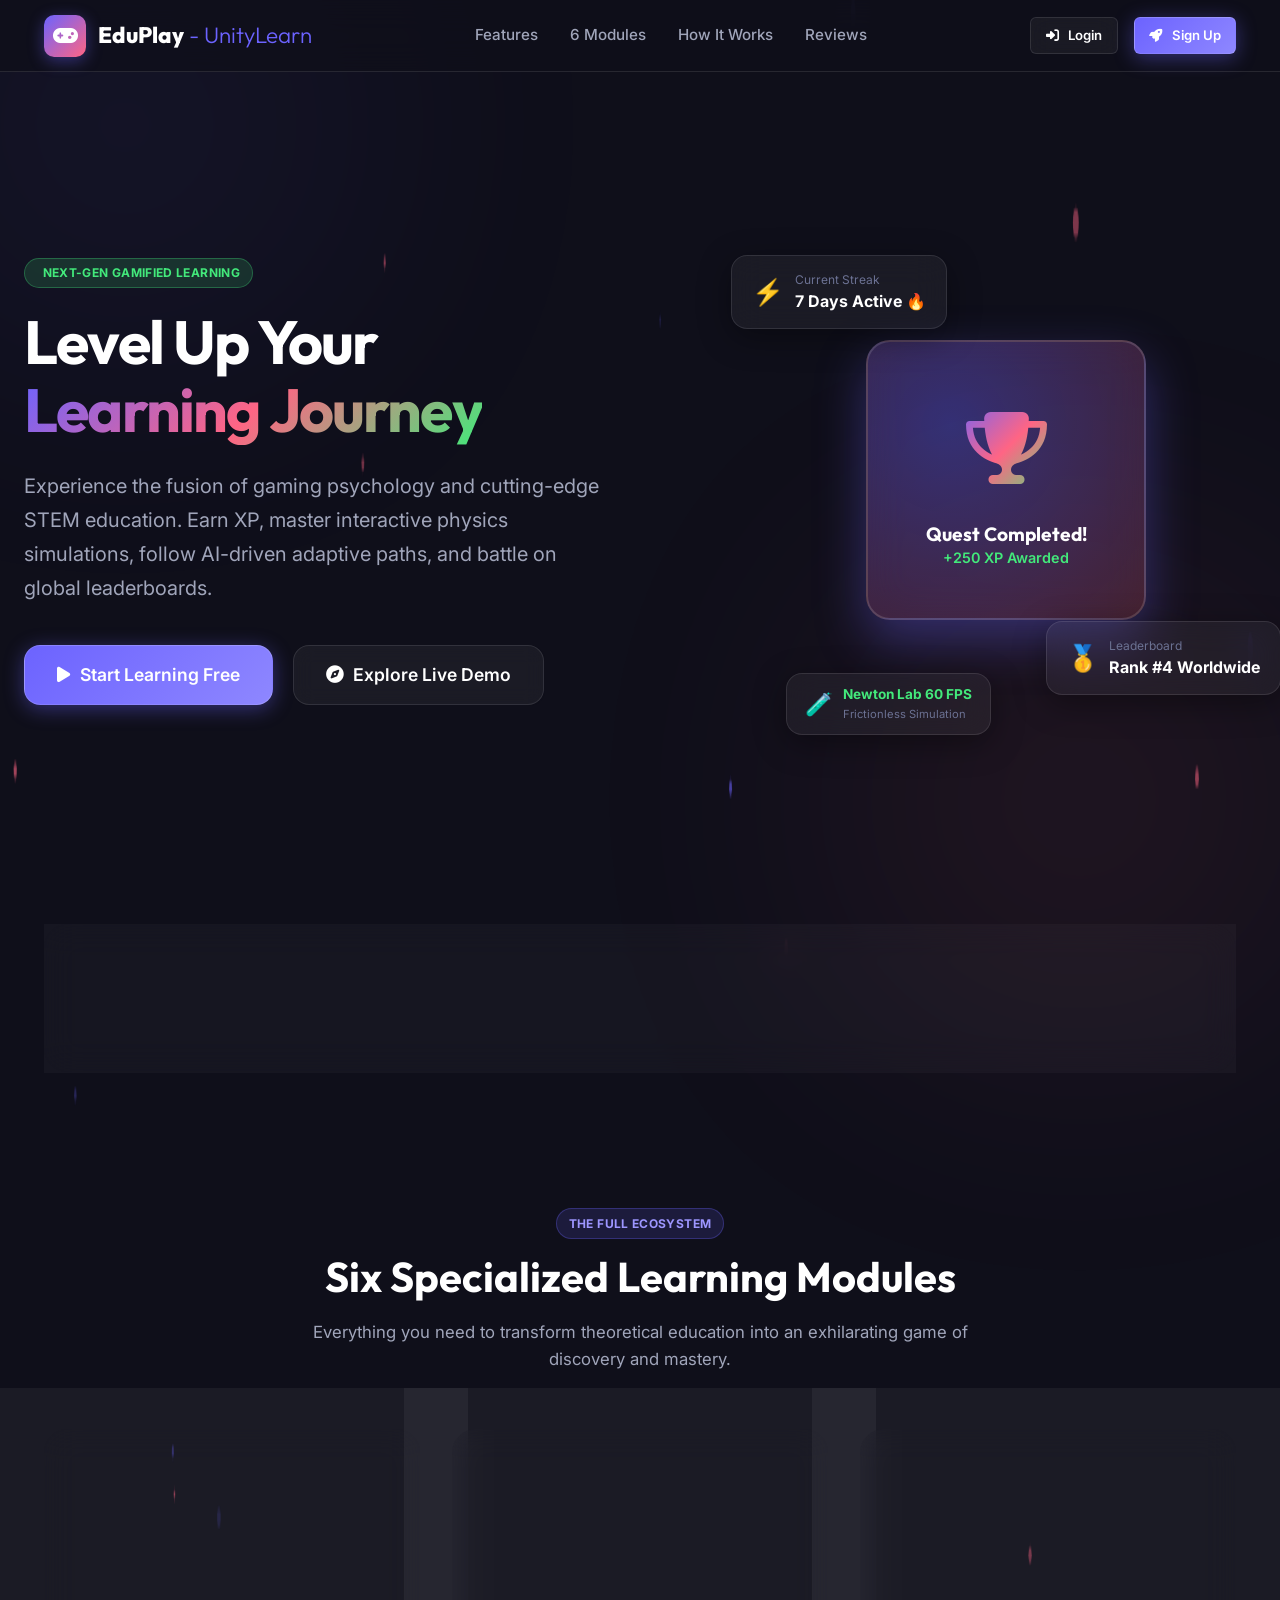
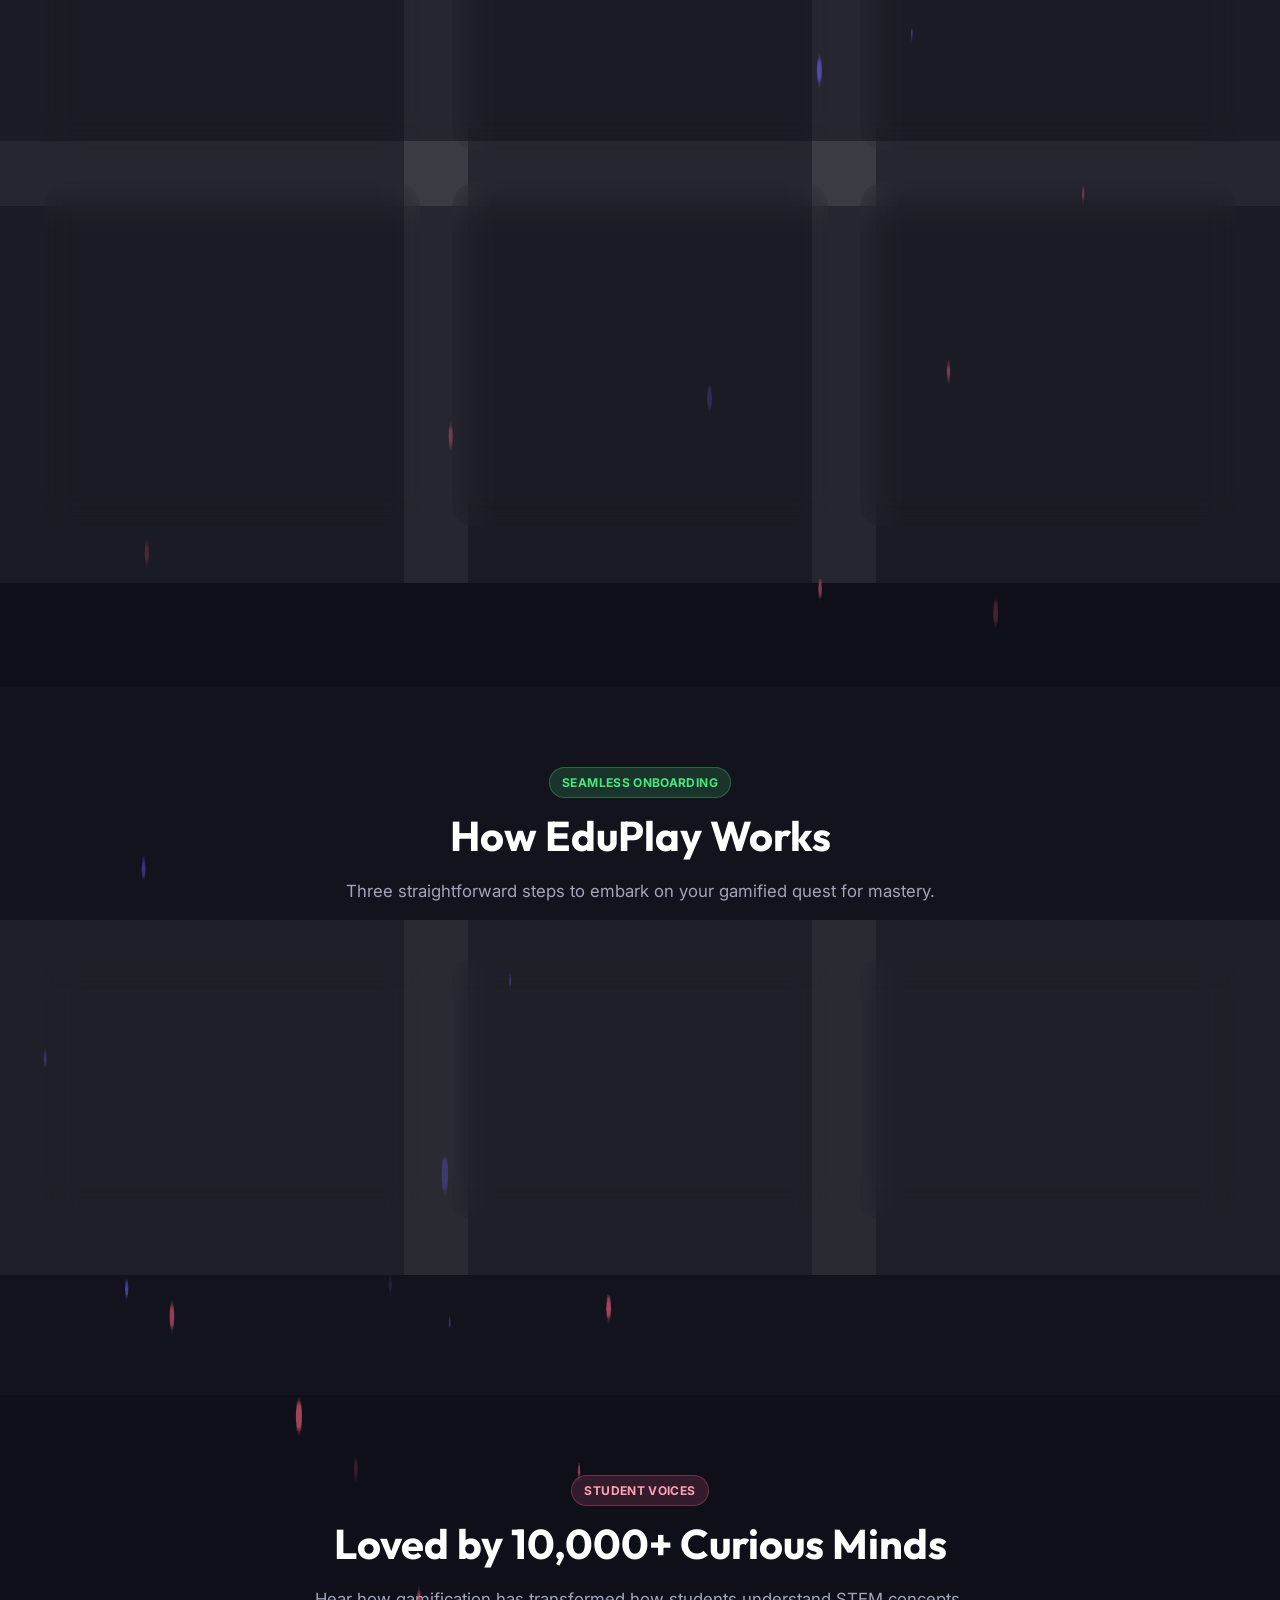
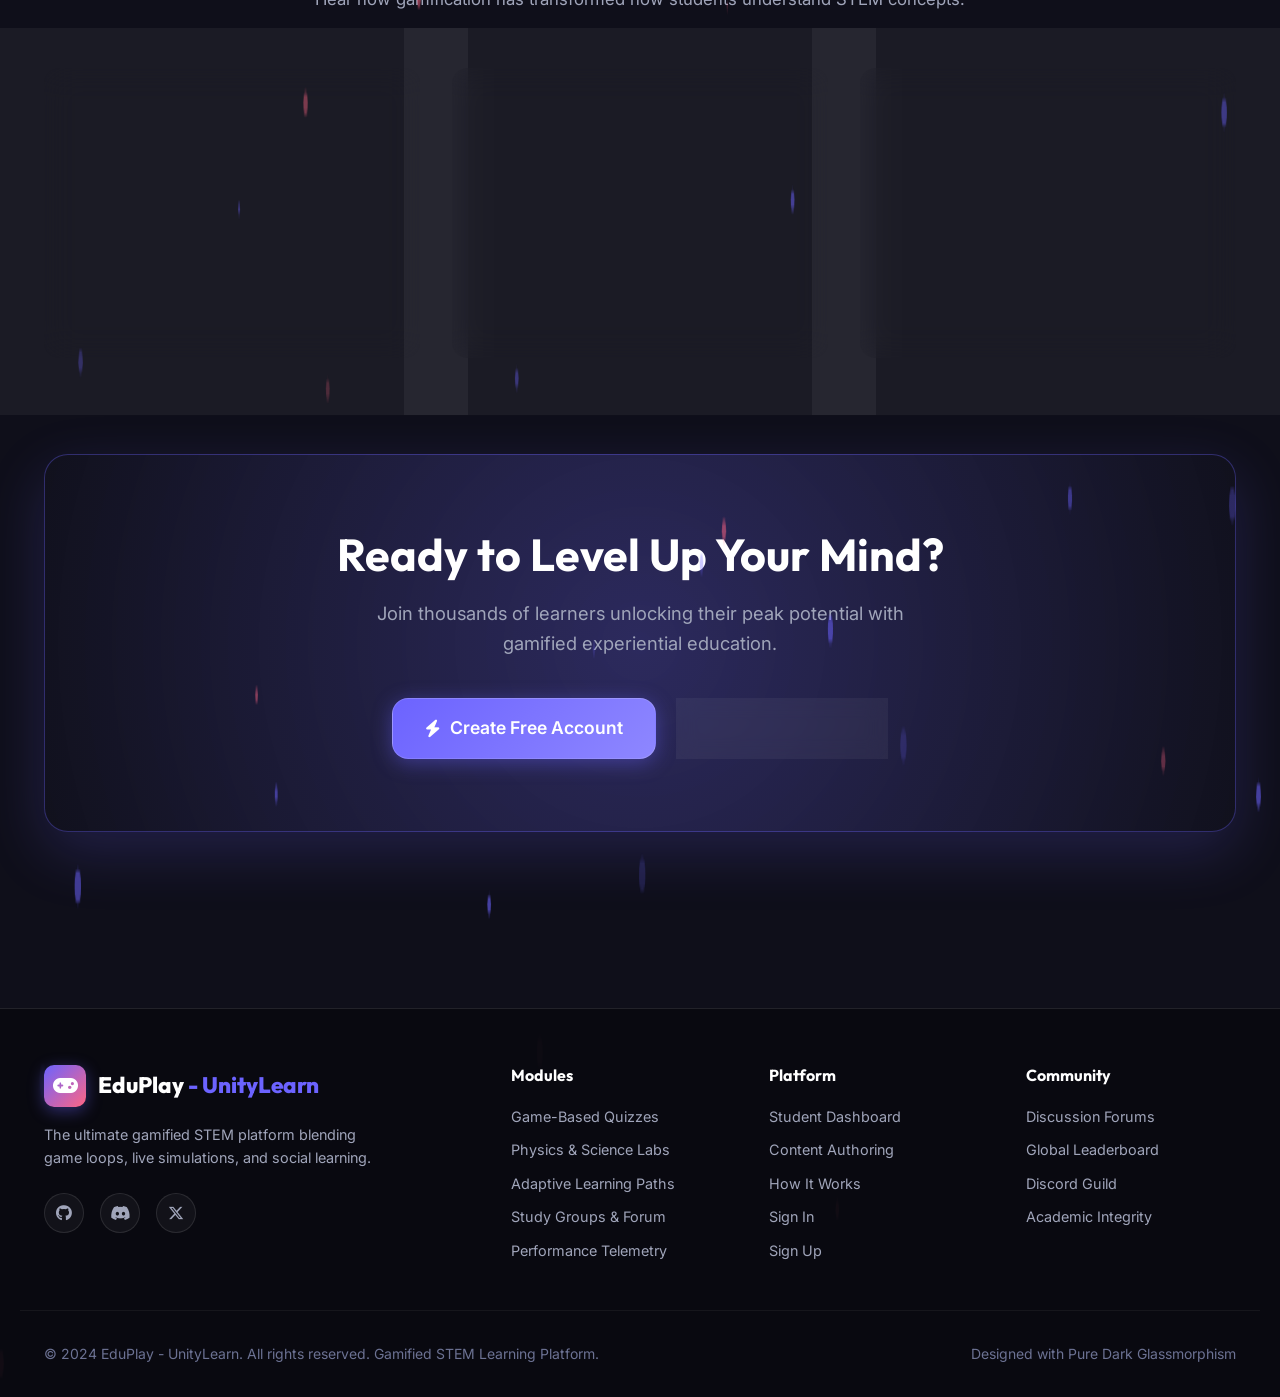
<file: frontend/index.html>
<!DOCTYPE html>
<html lang="en">
<head>
  <meta charset="UTF-8">
  <meta name="viewport" content="width=device-width, initial-scale=1.0">
  <title>EduPlay - UnityLearn | Gamified Learning Experience Platform</title>
  
  <!-- Font Awesome Icons -->
  <link rel="stylesheet" href="https://cdnjs.cloudflare.com/ajax/libs/font-awesome/6.5.0/css/all.min.css">
  
  <!-- Main CSS Design System -->
  <link rel="stylesheet" href="css/main.css">

  <style>
    /* Landing-specific styles */
    .hero-section {
      min-height: 100vh;
      padding: 140px 1.5rem 80px;
      display: flex;
      align-items: center;
      position: relative;
      overflow: hidden;
    }

    .hero-container {
      max-width: 1240px;
      margin: 0 auto;
      display: grid;
      grid-template-columns: 1.15fr 0.85fr;
      gap: 3.5rem;
      align-items: center;
      position: relative;
      z-index: 2;
    }

    .hero-content h1 {
      font-size: 3.8rem;
      letter-spacing: -0.03em;
      line-height: 1.12;
      margin-bottom: 1.5rem;
    }

    .hero-subtitle {
      font-size: 1.25rem;
      color: var(--text-secondary);
      margin-bottom: 2.5rem;
      line-height: 1.7;
      max-width: 580px;
    }

    .hero-cta-group {
      display: flex;
      align-items: center;
      gap: 1.25rem;
      flex-wrap: wrap;
    }

    /* 3D Floating Interactive Art Display */
    .hero-visual {
      position: relative;
      height: 480px;
      display: flex;
      align-items: center;
      justify-content: center;
    }

    .hero-cube-wrap {
      width: 280px;
      height: 280px;
      background: radial-gradient(circle at 30% 30%, rgba(108, 99, 255, 0.4), rgba(255, 101, 132, 0.2));
      border: 2px solid rgba(255, 255, 255, 0.15);
      border-radius: var(--radius-lg);
      backdrop-filter: blur(20px);
      box-shadow: 0 20px 50px rgba(108, 99, 255, 0.35);
      display: flex;
      flex-direction: column;
      align-items: center;
      justify-content: center;
      animation: float 6s ease-in-out infinite;
      position: relative;
    }

    .hero-cube-icon {
      font-size: 4.5rem;
      background: linear-gradient(135deg, #6C63FF, #FF6584, #43E97B);
      -webkit-background-clip: text;
      -webkit-text-fill-color: transparent;
      margin-bottom: 1rem;
    }

    /* Floating Badges surrounding central element */
    .floating-card-1 {
      position: absolute;
      top: 15px;
      left: -25px;
      padding: 0.85rem 1.25rem;
      animation: floatReverse 7s ease-in-out infinite;
      z-index: 3;
    }

    .floating-card-2 {
      position: absolute;
      bottom: 25px;
      right: -25px;
      padding: 0.85rem 1.25rem;
      animation: float 5.5s ease-in-out infinite;
      z-index: 3;
    }

    .floating-card-3 {
      position: absolute;
      bottom: -15px;
      left: 30px;
      padding: 0.65rem 1.1rem;
      animation: float 8s ease-in-out infinite;
      z-index: 3;
    }

    /* Particle Background Canvas */
    #particles-canvas {
      position: absolute;
      top: 0;
      left: 0;
      width: 100%;
      height: 100%;
      pointer-events: none;
      z-index: 1;
    }

    /* Stats Bar */
    .stats-section {
      position: relative;
      z-index: 2;
      padding: 1.5rem 0 3.5rem;
    }

    .stats-grid {
      display: grid;
      grid-template-columns: repeat(5, 1fr);
      gap: 1.5rem;
      padding: 2rem;
      background: rgba(255, 255, 255, 0.03);
      border: 1px solid var(--border-color);
      border-radius: var(--radius-lg);
      backdrop-filter: blur(16px);
      text-align: center;
    }

    .stat-number {
      font-size: 2.2rem;
      font-weight: 800;
      font-family: 'Outfit', sans-serif;
      margin-bottom: 0.25rem;
    }

    .stat-label {
      font-size: 0.85rem;
      color: var(--text-secondary);
      font-weight: 500;
      text-transform: uppercase;
      letter-spacing: 0.04em;
    }

    /* Section Headers */
    .section-header {
      text-align: center;
      max-width: 680px;
      margin: 0 auto 3.5rem;
    }

    .section-header h2 {
      font-size: 2.6rem;
      margin-bottom: 1rem;
    }

    .section-header p {
      color: var(--text-secondary);
      font-size: 1.05rem;
    }

    /* Modules Grid */
    .modules-grid {
      display: grid;
      grid-template-columns: repeat(3, 1fr);
      gap: 2rem;
      margin-bottom: 5rem;
    }

    .module-card {
      padding: 2.25rem;
      display: flex;
      flex-direction: column;
      border-radius: var(--radius-lg);
      transition: var(--transition);
      position: relative;
    }

    .module-icon-wrap {
      width: 64px;
      height: 64px;
      border-radius: var(--radius-md);
      display: flex;
      align-items: center;
      justify-content: center;
      font-size: 1.85rem;
      margin-bottom: 1.5rem;
    }

    .module-card h3 {
      font-size: 1.35rem;
      margin-bottom: 0.75rem;
    }

    .module-card p {
      color: var(--text-secondary);
      font-size: 0.95rem;
      line-height: 1.6;
      margin-bottom: 1.5rem;
      flex: 1;
    }

    .module-card .module-link {
      display: inline-flex;
      align-items: center;
      gap: 0.5rem;
      color: var(--primary-light);
      font-weight: 600;
      font-size: 0.9rem;
    }

    .module-card:hover .module-link {
      color: #FFFFFF;
      gap: 0.8rem;
    }

    /* How It Works Steps */
    .steps-grid {
      display: grid;
      grid-template-columns: repeat(3, 1fr);
      gap: 2rem;
      position: relative;
      margin-bottom: 6rem;
    }

    .step-card {
      padding: 2.2rem;
      text-align: center;
      position: relative;
    }

    .step-badge {
      width: 52px;
      height: 52px;
      border-radius: 50%;
      background: linear-gradient(135deg, var(--primary), var(--secondary));
      display: flex;
      align-items: center;
      justify-content: center;
      font-weight: 800;
      font-size: 1.3rem;
      margin: 0 auto 1.5rem;
      box-shadow: 0 0 20px var(--primary-glow);
    }

    /* Testimonials */
    .testimonials-grid {
      display: grid;
      grid-template-columns: repeat(3, 1fr);
      gap: 2rem;
      margin-bottom: 6rem;
    }

    .testimonial-card {
      padding: 2rem;
      display: flex;
      flex-direction: column;
      justify-content: space-between;
    }

    .testimonial-user {
      display: flex;
      align-items: center;
      gap: 1rem;
      margin-top: 1.5rem;
    }

    /* CTA Section */
    .cta-banner {
      background: radial-gradient(circle at 50% 50%, rgba(108, 99, 255, 0.25) 0%, rgba(15, 15, 26, 0.8) 100%), var(--bg-surface);
      border: 1px solid var(--border-glow);
      border-radius: var(--radius-lg);
      padding: 4.5rem 2rem;
      text-align: center;
      box-shadow: 0 20px 60px rgba(108, 99, 255, 0.2);
      margin-bottom: 6rem;
    }

    .cta-banner h2 {
      font-size: 2.8rem;
      margin-bottom: 1rem;
    }

    .cta-banner p {
      color: var(--text-secondary);
      font-size: 1.15rem;
      max-width: 600px;
      margin: 0 auto 2.5rem;
    }

    /* Footer */
    .landing-footer {
      border-top: 1px solid var(--border-color);
      padding: 3.5rem 0 2rem;
      background: rgba(9, 9, 16, 0.9);
      position: relative;
      z-index: 2;
    }

    .footer-container {
      max-width: 1240px;
      margin: 0 auto;
      padding: 0 1.5rem;
      display: grid;
      grid-template-columns: 2fr 1fr 1fr 1fr;
      gap: 3rem;
      margin-bottom: 3rem;
    }

    .footer-bottom {
      max-width: 1240px;
      margin: 0 auto;
      padding: 2rem 1.5rem 0;
      border-top: 1px solid rgba(255, 255, 255, 0.05);
      display: flex;
      align-items: center;
      justify-content: space-between;
      color: var(--text-muted);
      font-size: 0.875rem;
    }

    @media (max-width: 992px) {
      .hero-container {
        grid-template-columns: 1fr;
        text-align: center;
      }
      .hero-subtitle {
        margin: 0 auto 2.5rem;
      }
      .hero-cta-group {
        justify-content: center;
      }
      .stats-grid {
        grid-template-columns: repeat(3, 1fr);
      }
      .modules-grid, .steps-grid, .testimonials-grid {
        grid-template-columns: 1fr;
      }
      .footer-container {
        grid-template-columns: 1fr 1fr;
      }
    }

    @media (max-width: 640px) {
      .hero-content h1 {
        font-size: 2.5rem;
      }
      .stats-grid {
        grid-template-columns: 1fr 1fr;
      }
      .footer-container {
        grid-template-columns: 1fr;
      }
    }
  </style>
</head>
<body>

  <!-- Background Particle Animation Canvas -->
  <canvas id="particles-canvas"></canvas>

  <!-- Navigation Bar -->
  <header class="landing-nav">
    <div class="landing-nav-container">
      <a href="index.html" class="nav-brand">
        <div class="nav-brand-icon">
          <i class="fa-solid fa-gamepad"></i>
        </div>
        <span>EduPlay<span style="color: var(--primary); font-weight: 300;"> - UnityLearn</span></span>
      </a>

      <nav class="landing-nav-links">
        <a href="#features">Features</a>
        <a href="#modules">6 Modules</a>
        <a href="#how-it-works">How It Works</a>
        <a href="#testimonials">Reviews</a>
      </nav>

      <div class="landing-nav-actions">
        <a href="login.html" class="btn btn-outline btn-sm">
          <i class="fa-solid fa-right-to-bracket"></i> Login
        </a>
        <a href="register.html" class="btn btn-primary btn-sm">
          <i class="fa-solid fa-rocket"></i> Sign Up
        </a>
      </div>
    </div>
  </header>

  <!-- Hero Section -->
  <main>
    <section class="hero-section">
      <div class="hero-container">
        <div class="hero-content">
          <div class="badge badge-accent" style="margin-bottom: 1.25rem;">
            <i class="fa-solid fa-sparkles"></i> NEXT-GEN GAMIFIED LEARNING
          </div>
          <h1>Level Up Your <span class="gradient-text">Learning Journey</span></h1>
          <p class="hero-subtitle">
            Experience the fusion of gaming psychology and cutting-edge STEM education. 
            Earn XP, master interactive physics simulations, follow AI-driven adaptive paths, 
            and battle on global leaderboards.
          </p>
          <div class="hero-cta-group">
            <a href="register.html" class="btn btn-primary btn-lg">
              <i class="fa-solid fa-play"></i> Start Learning Free
            </a>
            <a href="dashboard.html?demo=true" class="btn btn-outline btn-lg">
              <i class="fa-solid fa-compass"></i> Explore Live Demo
            </a>
          </div>
        </div>

        <div class="hero-visual">
          <!-- Central Hologram Card -->
          <div class="hero-cube-wrap">
            <div class="hero-cube-icon">
              <i class="fa-solid fa-trophy"></i>
            </div>
            <h4 style="font-weight: 700; font-size: 1.2rem;">Quest Completed!</h4>
            <p style="color: var(--accent); font-weight: 600; font-size: 0.9rem;">+250 XP Awarded</p>
          </div>

          <!-- Floating Badges -->
          <div class="glass-card floating-card-1">
            <div style="display: flex; align-items: center; gap: 0.65rem;">
              <span style="font-size: 1.6rem;">⚡</span>
              <div>
                <div style="font-size: 0.75rem; color: var(--text-muted);">Current Streak</div>
                <div style="font-weight: 700; color: #FFFFFF;">7 Days Active 🔥</div>
              </div>
            </div>
          </div>

          <div class="glass-card floating-card-2">
            <div style="display: flex; align-items: center; gap: 0.65rem;">
              <span style="font-size: 1.6rem;">🥇</span>
              <div>
                <div style="font-size: 0.75rem; color: var(--text-muted);">Leaderboard</div>
                <div style="font-weight: 700; color: #FFFFFF;">Rank #4 Worldwide</div>
              </div>
            </div>
          </div>

          <div class="glass-card floating-card-3">
            <div style="display: flex; align-items: center; gap: 0.65rem;">
              <span style="font-size: 1.4rem;">🧪</span>
              <div>
                <div style="font-weight: 700; font-size: 0.85rem; color: var(--accent);">Newton Lab 60 FPS</div>
                <div style="font-size: 0.7rem; color: var(--text-muted);">Frictionless Simulation</div>
              </div>
            </div>
          </div>
        </div>
      </div>
    </section>

    <!-- Stats Bar -->
    <section class="stats-section">
      <div style="max-width: 1240px; margin: 0 auto; padding: 0 1.5rem;">
        <div class="stats-grid">
          <div>
            <div class="stat-number gradient-text">10,000+</div>
            <div class="stat-label">Active Students</div>
          </div>
          <div>
            <div class="stat-number gradient-text-alt">500+</div>
            <div class="stat-label">Courses & Quests</div>
          </div>
          <div>
            <div class="stat-number gradient-text-cyan">6</div>
            <div class="stat-label">Core Modules</div>
          </div>
          <div>
            <div class="stat-number gradient-text">95%</div>
            <div class="stat-label">Success Rate</div>
          </div>
          <div>
            <div class="stat-number gradient-text-alt">2.5M+</div>
            <div class="stat-label">XP Earned</div>
          </div>
        </div>
      </div>
    </section>

    <!-- Features & Modules Section -->
    <section id="modules" style="padding: 5rem 0;">
      <div style="max-width: 1240px; margin: 0 auto; padding: 0 1.5rem;">
        <div class="section-header">
          <div class="badge badge-primary" style="margin-bottom: 0.75rem;">THE FULL ECOSYSTEM</div>
          <h2>Six Specialized Learning Modules</h2>
          <p>Everything you need to transform theoretical education into an exhilarating game of discovery and mastery.</p>
        </div>

        <div class="modules-grid">
          <!-- Module 1 -->
          <div class="glass-card module-card glass-card-glow">
            <div class="module-icon-wrap" style="background: rgba(108, 99, 255, 0.15); color: #8E87FF;">
              <i class="fa-solid fa-gamepad"></i>
            </div>
            <h3>1. Game-Based Learning</h3>
            <p>Earn XP, unlock rare badges, tackle timed quizzes, and climb dynamic global and regional leaderboards.</p>
            <a href="pages/game-learning.html" class="module-link">
              Explore Quizzes <i class="fa-solid fa-arrow-right"></i>
            </a>
          </div>

          <!-- Module 2 -->
          <div class="glass-card module-card glass-card-glow">
            <div class="module-icon-wrap" style="background: rgba(67, 233, 123, 0.15); color: #43E97B;">
              <i class="fa-solid fa-flask-vial"></i>
            </div>
            <h3>2. Interactive Simulations</h3>
            <p>Virtual physics engines, circuit simulators, and interactive biology cell models with real-time sliders and graphs.</p>
            <a href="pages/simulations.html" class="module-link">
              Launch Labs <i class="fa-solid fa-arrow-right"></i>
            </a>
          </div>

          <!-- Module 3 -->
          <div class="glass-card module-card glass-card-glow">
            <div class="module-icon-wrap" style="background: rgba(255, 101, 132, 0.15); color: #FF6584;">
              <i class="fa-solid fa-compass"></i>
            </div>
            <h3>3. Adaptive Learning Paths</h3>
            <p>AI-driven skill diagnostic trees that continuously calibrate to your strengths, suggesting the optimal roadmap.</p>
            <a href="pages/learning-paths.html" class="module-link">
              View Roadmaps <i class="fa-solid fa-arrow-right"></i>
            </a>
          </div>

          <!-- Module 4 -->
          <div class="glass-card module-card glass-card-glow">
            <div class="module-icon-wrap" style="background: rgba(56, 182, 255, 0.15); color: #38B6FF;">
              <i class="fa-solid fa-users"></i>
            </div>
            <h3>4. Collaborative Learning</h3>
            <p>Join focused study guilds, discuss tough challenges in community forums, and conduct structured peer code reviews.</p>
            <a href="pages/collaborative.html" class="module-link">
              Join Guilds <i class="fa-solid fa-arrow-right"></i>
            </a>
          </div>

          <!-- Module 5 -->
          <div class="glass-card module-card glass-card-glow">
            <div class="module-icon-wrap" style="background: rgba(255, 215, 0, 0.15); color: #FFD700;">
              <i class="fa-solid fa-chart-pie"></i>
            </div>
            <h3>5. Performance Analytics</h3>
            <p>Comprehensive telemetry featuring study heatmaps, subject radars, streak counters, and downloadable performance reports.</p>
            <a href="pages/analytics.html" class="module-link">
              View Insights <i class="fa-solid fa-arrow-right"></i>
            </a>
          </div>

          <!-- Module 6 -->
          <div class="glass-card module-card glass-card-glow">
            <div class="module-icon-wrap" style="background: rgba(255, 160, 122, 0.15); color: #FFA07A;">
              <i class="fa-solid fa-pen-ruler"></i>
            </div>
            <h3>6. Content Authoring</h3>
            <p>Empower educators and creators with no-code quiz creators, multimedia libraries, and interactive lesson template builders.</p>
            <a href="pages/authoring.html" class="module-link">
              Create Content <i class="fa-solid fa-arrow-right"></i>
            </a>
          </div>
        </div>
      </div>
    </section>

    <!-- How It Works Section -->
    <section id="how-it-works" style="padding: 5rem 0; background: rgba(255, 255, 255, 0.015);">
      <div style="max-width: 1240px; margin: 0 auto; padding: 0 1.5rem;">
        <div class="section-header">
          <div class="badge badge-accent" style="margin-bottom: 0.75rem;">SEAMLESS ONBOARDING</div>
          <h2>How EduPlay Works</h2>
          <p>Three straightforward steps to embark on your gamified quest for mastery.</p>
        </div>

        <div class="steps-grid">
          <div class="glass-card step-card">
            <div class="step-badge">1</div>
            <h3 style="font-size: 1.25rem; margin-bottom: 0.75rem;">Build Your Hero Persona</h3>
            <p style="color: var(--text-secondary); font-size: 0.95rem;">
              Sign up in seconds, configure your learning goals, and take a quick diagnostic check to calibrate your skill level.
            </p>
          </div>

          <div class="glass-card step-card">
            <div class="step-badge">2</div>
            <h3 style="font-size: 1.25rem; margin-bottom: 0.75rem;">Conquer Hands-On Quests</h3>
            <p style="color: var(--text-secondary); font-size: 0.95rem;">
              Interact with real-time physics simulations, answer adaptive quizzes, earn streak multipliers, and gain XP.
            </p>
          </div>

          <div class="glass-card step-card">
            <div class="step-badge">3</div>
            <h3 style="font-size: 1.25rem; margin-bottom: 0.75rem;">Dominate the Leaderboard</h3>
            <p style="color: var(--text-secondary); font-size: 0.95rem;">
              Climb the ranks, unlock legendary badges, collaborate with peer study groups, and earn verified STEM badges.
            </p>
          </div>
        </div>
      </div>
    </section>

    <!-- Testimonials Section -->
    <section id="testimonials" style="padding: 5rem 0;">
      <div style="max-width: 1240px; margin: 0 auto; padding: 0 1.5rem;">
        <div class="section-header">
          <div class="badge badge-secondary" style="margin-bottom: 0.75rem;">STUDENT VOICES</div>
          <h2>Loved by 10,000+ Curious Minds</h2>
          <p>Hear how gamification has transformed how students understand STEM concepts.</p>
        </div>

        <div class="testimonials-grid">
          <div class="glass-card testimonial-card">
            <div>
              <div class="star-rating" style="margin-bottom: 1rem;">
                <i class="fa-solid fa-star"></i>
                <i class="fa-solid fa-star"></i>
                <i class="fa-solid fa-star"></i>
                <i class="fa-solid fa-star"></i>
                <i class="fa-solid fa-star"></i>
              </div>
              <p style="color: var(--text-secondary); font-style: italic; font-size: 0.95rem;">
                "The interactive Ohm's Law and Newton simulations made physics click for me in ways textbooks never could. 
                I'm actually excited to do homework every single evening!"
              </p>
            </div>
            <div class="testimonial-user">
              <div class="user-avatar" style="background: linear-gradient(135deg, #FF6584, #FFA07A);">ER</div>
              <div>
                <h4 style="font-size: 0.95rem; font-weight: 700;">Elena Rostova</h4>
                <p style="font-size: 0.8rem; color: var(--text-muted);">Computer Science Sophomore</p>
              </div>
            </div>
          </div>

          <div class="glass-card testimonial-card">
            <div>
              <div class="star-rating" style="margin-bottom: 1rem;">
                <i class="fa-solid fa-star"></i>
                <i class="fa-solid fa-star"></i>
                <i class="fa-solid fa-star"></i>
                <i class="fa-solid fa-star"></i>
                <i class="fa-solid fa-star"></i>
              </div>
              <p style="color: var(--text-secondary); font-style: italic; font-size: 0.95rem;">
                "The streak mechanism and weekly leaderboard completely cured my procrastination. 
                My study group competes every weekend on the algorithm quizzes."
              </p>
            </div>
            <div class="testimonial-user">
              <div class="user-avatar" style="background: linear-gradient(135deg, #6C63FF, #38B6FF);">KT</div>
              <div>
                <h4 style="font-size: 0.95rem; font-weight: 700;">Kai Takahashi</h4>
                <p style="font-size: 0.8rem; color: var(--text-muted);">Data Science Junior</p>
              </div>
            </div>
          </div>

          <div class="glass-card testimonial-card">
            <div>
              <div class="star-rating" style="margin-bottom: 1rem;">
                <i class="fa-solid fa-star"></i>
                <i class="fa-solid fa-star"></i>
                <i class="fa-solid fa-star"></i>
                <i class="fa-solid fa-star"></i>
                <i class="fa-solid fa-star"></i>
              </div>
              <p style="color: var(--text-secondary); font-style: italic; font-size: 0.95rem;">
                "As an instructor, the Quiz Builder and instant analytics dashboard allow me to see 
                in real time which concepts my students struggle with before exams."
              </p>
            </div>
            <div class="testimonial-user">
              <div class="user-avatar" style="background: linear-gradient(135deg, #43E97B, #38EF7D);">SJ</div>
              <div>
                <h4 style="font-size: 0.95rem; font-weight: 700;">Dr. Sarah Jenkins</h4>
                <p style="font-size: 0.8rem; color: var(--text-muted);">Assistant Professor of Physics</p>
              </div>
            </div>
          </div>
        </div>

        <!-- CTA Banner -->
        <div class="cta-banner">
          <h2>Ready to Level Up Your Mind?</h2>
          <p>Join thousands of learners unlocking their peak potential with gamified experiential education.</p>
          <div style="display: flex; justify-content: center; gap: 1.25rem; flex-wrap: wrap;">
            <a href="register.html" class="btn btn-primary btn-lg">
              <i class="fa-solid fa-bolt"></i> Create Free Account
            </a>
            <a href="login.html" class="btn btn-outline btn-lg">
              <i class="fa-solid fa-right-to-bracket"></i> Student Login
            </a>
          </div>
        </div>
      </div>
    </section>
  </main>

  <!-- Footer -->
  <footer class="landing-footer">
    <div class="footer-container">
      <div>
        <div class="nav-brand" style="margin-bottom: 1rem;">
          <div class="nav-brand-icon">
            <i class="fa-solid fa-gamepad"></i>
          </div>
          <span>EduPlay<span style="color: var(--primary);"> - UnityLearn</span></span>
        </div>
        <p style="color: var(--text-secondary); font-size: 0.9rem; max-width: 340px; margin-bottom: 1.5rem;">
          The ultimate gamified STEM platform blending game loops, live simulations, and social learning.
        </p>
        <div style="display: flex; gap: 1rem;">
          <a href="#" class="icon-btn"><i class="fa-brands fa-github"></i></a>
          <a href="#" class="icon-btn"><i class="fa-brands fa-discord"></i></a>
          <a href="#" class="icon-btn"><i class="fa-brands fa-x-twitter"></i></a>
        </div>
      </div>

      <div>
        <h4 style="font-size: 1rem; margin-bottom: 1.25rem;">Modules</h4>
        <ul style="display: flex; flex-direction: column; gap: 0.65rem; font-size: 0.9rem; color: var(--text-secondary);">
          <li><a href="pages/game-learning.html">Game-Based Quizzes</a></li>
          <li><a href="pages/simulations.html">Physics & Science Labs</a></li>
          <li><a href="pages/learning-paths.html">Adaptive Learning Paths</a></li>
          <li><a href="pages/collaborative.html">Study Groups & Forum</a></li>
          <li><a href="pages/analytics.html">Performance Telemetry</a></li>
        </ul>
      </div>

      <div>
        <h4 style="font-size: 1rem; margin-bottom: 1.25rem;">Platform</h4>
        <ul style="display: flex; flex-direction: column; gap: 0.65rem; font-size: 0.9rem; color: var(--text-secondary);">
          <li><a href="dashboard.html">Student Dashboard</a></li>
          <li><a href="pages/authoring.html">Content Authoring</a></li>
          <li><a href="#how-it-works">How It Works</a></li>
          <li><a href="login.html">Sign In</a></li>
          <li><a href="register.html">Sign Up</a></li>
        </ul>
      </div>

      <div>
        <h4 style="font-size: 1rem; margin-bottom: 1.25rem;">Community</h4>
        <ul style="display: flex; flex-direction: column; gap: 0.65rem; font-size: 0.9rem; color: var(--text-secondary);">
          <li><a href="pages/collaborative.html">Discussion Forums</a></li>
          <li><a href="pages/game-learning.html">Global Leaderboard</a></li>
          <li><a href="#">Discord Guild</a></li>
          <li><a href="#">Academic Integrity</a></li>
        </ul>
      </div>
    </div>

    <div class="footer-bottom">
      <div>© 2024 EduPlay - UnityLearn. All rights reserved. Gamified STEM Learning Platform.</div>
      <div>Designed with Pure Dark Glassmorphism</div>
    </div>
  </footer>

  <!-- Background Particle Animation Script -->
  <script>
    const canvas = document.getElementById('particles-canvas');
    const ctx = canvas.getContext('2d');
    let particles = [];

    function resizeCanvas() {
      canvas.width = window.innerWidth;
      canvas.height = window.innerHeight;
    }
    resizeCanvas();
    window.addEventListener('resize', resizeCanvas);

    class Particle {
      constructor() {
        this.x = Math.random() * canvas.width;
        this.y = Math.random() * canvas.height;
        this.size = Math.random() * 2.5 + 0.8;
        this.speedX = (Math.random() - 0.5) * 0.45;
        this.speedY = (Math.random() - 0.5) * 0.45;
        this.color = Math.random() > 0.5 ? 'rgba(108, 99, 255, ' : 'rgba(255, 101, 132, ';
        this.alpha = Math.random() * 0.5 + 0.15;
      }
      update() {
        this.x += this.speedX;
        this.y += this.speedY;
        if (this.x < 0) this.x = canvas.width;
        if (this.x > canvas.width) this.x = 0;
        if (this.y < 0) this.y = canvas.height;
        if (this.y > canvas.height) this.y = 0;
      }
      draw() {
        ctx.fillStyle = this.color + this.alpha + ')';
        ctx.beginPath();
        ctx.arc(this.x, this.y, this.size, 0, Math.PI * 2);
        ctx.fill();
      }
    }

    function initParticles() {
      particles = [];
      const count = Math.floor((canvas.width * canvas.height) / 18000);
      for (let i = 0; i < Math.min(count, 80); i++) {
        particles.push(new Particle());
      }
    }
    initParticles();

    function animateParticles() {
      ctx.clearRect(0, 0, canvas.width, canvas.height);
      particles.forEach(p => {
        p.update();
        p.draw();
      });
      requestAnimationFrame(animateParticles);
    }
    animateParticles();

    // Intersection Observer for smooth reveal
    const observer = new IntersectionObserver((entries) => {
      entries.forEach(entry => {
        if (entry.isIntersecting) {
          entry.target.classList.add('fade-in-up');
        }
      });
    }, { threshold: 0.1 });

    document.querySelectorAll('.module-card, .step-card, .testimonial-card').forEach(el => {
      observer.observe(el);
    });
  </script>
</body>
</html>
</file>
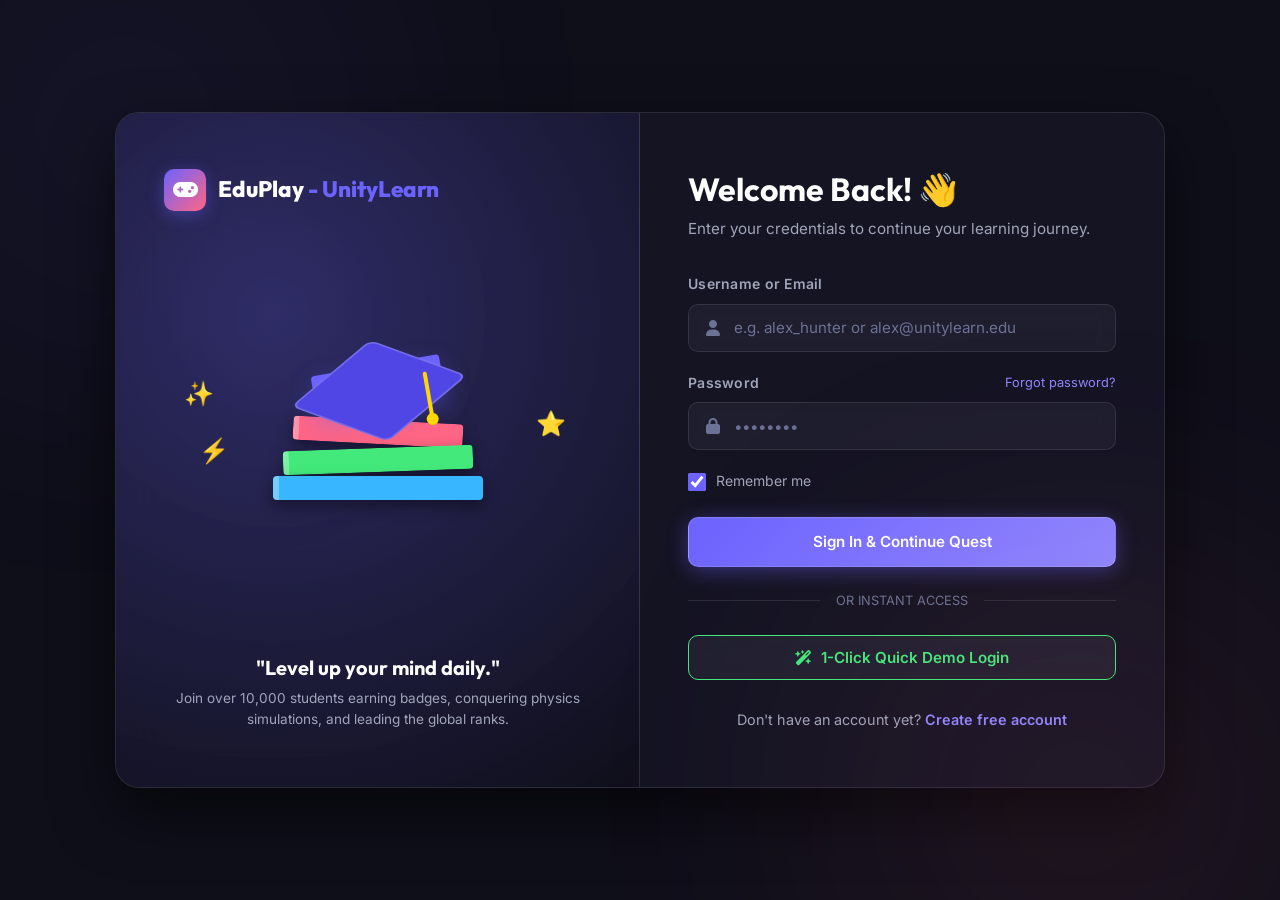
<file: frontend/dashboard.html>
<!DOCTYPE html>
<html lang="en">
<head>
  <meta charset="UTF-8">
  <meta name="viewport" content="width=device-width, initial-scale=1.0">
  <title>Dashboard | EduPlay - UnityLearn</title>
  
  <!-- Font Awesome Icons -->
  <link rel="stylesheet" href="https://cdnjs.cloudflare.com/ajax/libs/font-awesome/6.5.0/css/all.min.css">
  
  <!-- Main CSS Design System -->
  <link rel="stylesheet" href="css/main.css">

  <style>
    /* Dashboard-specific layout enhancements */
    .dashboard-hero-card {
      padding: 2.25rem;
      border-radius: var(--radius-lg);
      background: radial-gradient(circle at 85% 20%, rgba(108, 99, 255, 0.25) 0%, rgba(23, 23, 40, 0.8) 100%), var(--bg-card);
      border: 1px solid var(--border-glow);
      margin-bottom: 2rem;
      display: flex;
      justify-content: space-between;
      align-items: center;
      flex-wrap: wrap;
      gap: 2rem;
      position: relative;
    }

    .kpi-grid {
      display: grid;
      grid-template-columns: repeat(4, 1fr);
      gap: 1.5rem;
      margin-bottom: 2.25rem;
    }

    .kpi-card {
      padding: 1.6rem;
      display: flex;
      align-items: center;
      gap: 1.25rem;
      border-radius: var(--radius-md);
    }

    .kpi-icon {
      width: 54px;
      height: 54px;
      border-radius: var(--radius-sm);
      display: flex;
      align-items: center;
      justify-content: center;
      font-size: 1.5rem;
      flex-shrink: 0;
    }

    .kpi-value {
      font-size: 1.85rem;
      font-weight: 800;
      font-family: 'Outfit', sans-serif;
      line-height: 1.1;
    }

    .kpi-label {
      color: var(--text-secondary);
      font-size: 0.85rem;
      margin-top: 0.2rem;
    }

    /* Quick Module Actions Grid */
    .quick-modules-grid {
      display: grid;
      grid-template-columns: repeat(3, 1fr);
      gap: 1.5rem;
      margin-bottom: 2.5rem;
    }

    .quick-module-card {
      padding: 1.75rem;
      display: flex;
      flex-direction: column;
      border-radius: var(--radius-md);
      transition: var(--transition);
      cursor: pointer;
    }

    .quick-module-card:hover {
      transform: translateY(-4px);
    }

    .quick-module-top {
      display: flex;
      align-items: center;
      justify-content: space-between;
      margin-bottom: 1.25rem;
    }

    .quick-module-icon {
      width: 48px;
      height: 48px;
      border-radius: var(--radius-sm);
      display: flex;
      align-items: center;
      justify-content: center;
      font-size: 1.35rem;
    }

    /* Two Column Split: Activities & Leaderboard */
    .dashboard-columns {
      display: grid;
      grid-template-columns: 1.2fr 0.8fr;
      gap: 2rem;
    }

    /* Notification Dropdown */
    .notif-popup {
      position: absolute;
      top: calc(100% + 12px);
      right: 0;
      width: 320px;
      background: var(--bg-surface-elevated);
      border: 1px solid var(--border-color);
      border-radius: var(--radius-md);
      box-shadow: var(--shadow-lg);
      padding: 1.25rem;
      display: none;
      z-index: 1000;
    }

    @media (max-width: 1200px) {
      .kpi-grid {
        grid-template-columns: repeat(2, 1fr);
      }
      .quick-modules-grid {
        grid-template-columns: repeat(2, 1fr);
      }
      .dashboard-columns {
        grid-template-columns: 1fr;
      }
    }

    @media (max-width: 650px) {
      .kpi-grid {
        grid-template-columns: 1fr;
      }
      .quick-modules-grid {
        grid-template-columns: 1fr;
      }
      .dashboard-hero-card {
        padding: 1.5rem;
      }
    }
  </style>
</head>
<body>

  <div class="app-layout">
    
    <!-- Unified Sidebar Navigation -->
    <aside class="app-sidebar">
      <div class="sidebar-header">
        <a href="index.html" class="nav-brand">
          <div class="nav-brand-icon">
            <i class="fa-solid fa-gamepad"></i>
          </div>
          <span>EduPlay</span>
        </a>
      </div>

      <div class="sidebar-content">
        <div class="sidebar-heading">Navigation</div>
        
        <a href="dashboard.html" class="nav-link-item active">
          <i class="fa-solid fa-house"></i>
          <span>Dashboard</span>
        </a>

        <a href="pages/game-learning.html" class="nav-link-item">
          <i class="fa-solid fa-trophy"></i>
          <span>Game Learning</span>
          <span class="nav-pill">XP</span>
        </a>

        <a href="pages/simulations.html" class="nav-link-item">
          <i class="fa-solid fa-flask-vial"></i>
          <span>Simulations</span>
          <span class="nav-pill" style="background: rgba(67, 233, 123, 0.18); color: var(--accent);">Labs</span>
        </a>

        <a href="pages/learning-paths.html" class="nav-link-item">
          <i class="fa-solid fa-route"></i>
          <span>Learning Paths</span>
        </a>

        <a href="pages/collaborative.html" class="nav-link-item">
          <i class="fa-solid fa-users"></i>
          <span>Collaborative</span>
        </a>

        <a href="pages/analytics.html" class="nav-link-item">
          <i class="fa-solid fa-chart-line"></i>
          <span>Analytics</span>
        </a>

        <a href="pages/authoring.html" class="nav-link-item">
          <i class="fa-solid fa-pen-ruler"></i>
          <span>Authoring</span>
        </a>

        <div class="sidebar-heading" style="margin-top: 1rem;">System</div>
        <a href="#" onclick="logout(); return false;" class="nav-link-item" style="color: var(--secondary);">
          <i class="fa-solid fa-arrow-right-from-bracket"></i>
          <span>Logout</span>
        </a>
      </div>

      <div class="sidebar-footer">
        <div class="user-mini-card">
          <div class="user-avatar user-avatar-initials">AH</div>
          <div class="user-details">
            <div class="user-name user-name-display">Alex Hunter</div>
            <div class="user-role user-level-display">Level 12 Scholar</div>
          </div>
        </div>
      </div>
    </aside>

    <!-- Main Content Area -->
    <div class="app-main">
      
      <!-- Top Bar -->
      <header class="app-topbar">
        <div class="topbar-left">
          <button class="mobile-toggle" aria-label="Toggle Navigation">
            <i class="fa-solid fa-bars"></i>
          </button>
          
          <div class="search-box">
            <i class="fa-solid fa-magnifying-glass"></i>
            <input type="text" id="dashboard-search-input" placeholder="Search modules, quizzes, labs...">
          </div>
        </div>

        <div class="topbar-right">
          <!-- Streak Pill -->
          <div class="gamification-pill pill-streak user-streak-badge">
            <i class="fa-solid fa-fire text-secondary"></i> <span>7 Days</span>
          </div>

          <!-- XP Pill -->
          <div class="gamification-pill pill-xp user-xp-badge">
            <i class="fa-solid fa-bolt text-gold"></i> <span>2,450 XP</span>
          </div>

          <!-- Notifications Bell -->
          <div style="position: relative;">
            <button class="icon-btn" id="notif-bell-btn" title="Notifications">
              <i class="fa-regular fa-bell"></i>
              <span class="badge-dot"></span>
            </button>

            <!-- Dropdown Popup -->
            <div id="notif-dropdown-popup" class="notif-popup">
              <div style="display: flex; justify-content: space-between; margin-bottom: 0.85rem; font-weight: 700; font-size: 0.9rem;">
                <span>Notifications</span>
                <span style="color: var(--primary-light); font-size: 0.75rem; cursor: pointer;">Mark all read</span>
              </div>
              <div style="display: flex; flex-direction: column; gap: 0.75rem;">
                <div style="padding: 0.5rem 0; border-bottom: 1px solid rgba(255,255,255,0.05); font-size: 0.85rem;">
                  <span style="color: var(--accent);">🏆 Achievement unlocked!</span>
                  <div style="color: var(--text-secondary); font-size: 0.75rem;">You earned the 'Algorithm Ace' badge!</div>
                </div>
                <div style="padding: 0.5rem 0; font-size: 0.85rem;">
                  <span style="color: var(--primary-light);">👥 Study Guild invite</span>
                  <div style="color: var(--text-secondary); font-size: 0.75rem;">Elena invited you to Python Algorithms.</div>
                </div>
              </div>
            </div>
          </div>

          <!-- User Profile Avatar Pill -->
          <div class="user-avatar user-avatar-initials" style="width: 38px; height: 38px; font-size: 0.85rem; cursor: pointer;">AH</div>
        </div>
      </header>

      <!-- Dashboard Body -->
      <main class="page-container">
        
        <!-- Welcome Hero Banner -->
        <div class="glass-card dashboard-hero-card">
          <div style="max-width: 600px;">
            <div class="badge badge-primary" style="margin-bottom: 0.75rem;" id="hero-level-badge">Level 12 Scholar</div>
            <h1 style="font-size: 2.2rem; margin-bottom: 0.6rem;">
              Welcome back, <span class="gradient-text" id="welcome-user-name">Alex</span>! 🎉
            </h1>
            <p style="color: var(--text-secondary); font-size: 0.95rem; margin-bottom: 1.5rem;">
              You're only <strong style="color: #FFFFFF;">550 XP</strong> away from Level 13: Quantum Master. 
              Keep your 7-day streak blazing by completing today's challenge!
            </p>

            <!-- XP Progress to next level -->
            <div style="max-width: 480px;">
              <div style="display: flex; justify-content: space-between; font-size: 0.825rem; font-weight: 600; margin-bottom: 0.4rem;">
                <span id="xp-current-display">2,450 XP</span>
                <span style="color: var(--text-muted);" id="xp-target-display">3,000 XP Target</span>
              </div>
              <div class="progress-bar-container progress-bar-lg">
                <div id="hero-xp-bar" class="progress-fill" style="width: 0%;"></div>
              </div>
            </div>
          </div>

          <!-- Quick Action Buttons -->
          <div style="display: flex; flex-direction: column; gap: 0.85rem;">
            <a href="pages/game-learning.html" class="btn btn-primary">
              <i class="fa-solid fa-play"></i> Daily Quiz Challenge
            </a>
            <a href="pages/simulations.html" class="btn btn-outline">
              <i class="fa-solid fa-flask"></i> Launch Physics Lab
            </a>
          </div>
        </div>

        <!-- 4 KPI Metrics Row -->
        <section class="kpi-grid">
          <div class="glass-card kpi-card">
            <div class="kpi-icon" style="background: rgba(255, 215, 0, 0.15); color: var(--gold);">
              <i class="fa-solid fa-bolt"></i>
            </div>
            <div>
              <div class="kpi-value" id="stat-total-xp">0</div>
              <div class="kpi-label">Total Experience Points</div>
            </div>
          </div>

          <div class="glass-card kpi-card">
            <div class="kpi-icon" style="background: rgba(108, 99, 255, 0.15); color: #8E87FF;">
              <i class="fa-solid fa-book-bookmark"></i>
            </div>
            <div>
              <div class="kpi-value" id="stat-courses">0</div>
              <div class="kpi-label">Courses In Progress</div>
            </div>
          </div>

          <div class="glass-card kpi-card">
            <div class="kpi-icon" style="background: rgba(67, 233, 123, 0.15); color: var(--accent);">
              <i class="fa-solid fa-medal"></i>
            </div>
            <div>
              <div class="kpi-value" id="stat-badges">0</div>
              <div class="kpi-label">Badges Unlocked</div>
            </div>
          </div>

          <div class="glass-card kpi-card">
            <div class="kpi-icon" style="background: rgba(255, 101, 132, 0.15); color: var(--secondary);">
              <i class="fa-solid fa-fire"></i>
            </div>
            <div>
              <div class="kpi-value" id="stat-streak">0</div>
              <div class="kpi-label">Day Streak Multplier</div>
            </div>
          </div>
        </section>

        <!-- Six Module Quick Launch Cards -->
        <div style="margin-bottom: 1.5rem; display: flex; justify-content: space-between; align-items: center;">
          <h2 style="font-size: 1.45rem;">Learning Modules</h2>
          <span style="font-size: 0.85rem; color: var(--text-muted);">6 Interactive Domains</span>
        </div>

        <section class="quick-modules-grid">
          <!-- Card 1 -->
          <a href="pages/game-learning.html" class="glass-card quick-module-card">
            <div class="quick-module-top">
              <div class="quick-module-icon" style="background: rgba(108, 99, 255, 0.15); color: #8E87FF;">
                <i class="fa-solid fa-gamepad"></i>
              </div>
              <span class="badge badge-primary">Module 1</span>
            </div>
            <h3 style="font-size: 1.15rem; margin-bottom: 0.4rem;">Game-Based Learning</h3>
            <p style="font-size: 0.85rem; color: var(--text-secondary); line-height: 1.5; margin-bottom: 1.25rem;">
              Timed quizzes, achievement badges, and live competitive leaderboards.
            </p>
            <div style="margin-top: auto; display: flex; align-items: center; justify-content: space-between; font-size: 0.85rem; color: var(--primary-light); font-weight: 600;">
              <span>Take Quiz</span>
              <i class="fa-solid fa-arrow-right"></i>
            </div>
          </a>

          <!-- Card 2 -->
          <a href="pages/simulations.html" class="glass-card quick-module-card">
            <div class="quick-module-top">
              <div class="quick-module-icon" style="background: rgba(67, 233, 123, 0.15); color: var(--accent);">
                <i class="fa-solid fa-flask-vial"></i>
              </div>
              <span class="badge badge-accent">Module 2</span>
            </div>
            <h3 style="font-size: 1.15rem; margin-bottom: 0.4rem;">Interactive Simulations</h3>
            <p style="font-size: 0.85rem; color: var(--text-secondary); line-height: 1.5; margin-bottom: 1.25rem;">
              Physics motion, Ohm's law circuits, biology cells, and math graphs.
            </p>
            <div style="margin-top: auto; display: flex; align-items: center; justify-content: space-between; font-size: 0.85rem; color: var(--accent); font-weight: 600;">
              <span>Open Labs</span>
              <i class="fa-solid fa-arrow-right"></i>
            </div>
          </a>

          <!-- Card 3 -->
          <a href="pages/learning-paths.html" class="glass-card quick-module-card">
            <div class="quick-module-top">
              <div class="quick-module-icon" style="background: rgba(255, 101, 132, 0.15); color: var(--secondary);">
                <i class="fa-solid fa-compass"></i>
              </div>
              <span class="badge badge-secondary">Module 3</span>
            </div>
            <h3 style="font-size: 1.15rem; margin-bottom: 0.4rem;">Adaptive Learning Paths</h3>
            <p style="font-size: 0.85rem; color: var(--text-secondary); line-height: 1.5; margin-bottom: 1.25rem;">
              Personalized roadmap step trees calibrated to your learning pace.
            </p>
            <div style="margin-top: auto; display: flex; align-items: center; justify-content: space-between; font-size: 0.85rem; color: var(--secondary); font-weight: 600;">
              <span>View Roadmaps</span>
              <i class="fa-solid fa-arrow-right"></i>
            </div>
          </a>

          <!-- Card 4 -->
          <a href="pages/collaborative.html" class="glass-card quick-module-card">
            <div class="quick-module-top">
              <div class="quick-module-icon" style="background: rgba(56, 182, 255, 0.15); color: #38B6FF;">
                <i class="fa-solid fa-users"></i>
              </div>
              <span class="badge" style="background: rgba(56, 182, 255, 0.15); color: #38B6FF;">Module 4</span>
            </div>
            <h3 style="font-size: 1.15rem; margin-bottom: 0.4rem;">Collaborative Guilds</h3>
            <p style="font-size: 0.85rem; color: var(--text-secondary); line-height: 1.5; margin-bottom: 1.25rem;">
              Join peer study groups, question forums, and submit peer code reviews.
            </p>
            <div style="margin-top: auto; display: flex; align-items: center; justify-content: space-between; font-size: 0.85rem; color: #38B6FF; font-weight: 600;">
              <span>Community</span>
              <i class="fa-solid fa-arrow-right"></i>
            </div>
          </a>

          <!-- Card 5 -->
          <a href="pages/analytics.html" class="glass-card quick-module-card">
            <div class="quick-module-top">
              <div class="quick-module-icon" style="background: rgba(255, 215, 0, 0.15); color: var(--gold);">
                <i class="fa-solid fa-chart-pie"></i>
              </div>
              <span class="badge badge-gold">Module 5</span>
            </div>
            <h3 style="font-size: 1.15rem; margin-bottom: 0.4rem;">Performance Telemetry</h3>
            <p style="font-size: 0.85rem; color: var(--text-secondary); line-height: 1.5; margin-bottom: 1.25rem;">
              90-day study heatmaps, accuracy radar, and downloadable reports.
            </p>
            <div style="margin-top: auto; display: flex; align-items: center; justify-content: space-between; font-size: 0.85rem; color: var(--gold); font-weight: 600;">
              <span>View Insights</span>
              <i class="fa-solid fa-arrow-right"></i>
            </div>
          </a>

          <!-- Card 6 -->
          <a href="pages/authoring.html" class="glass-card quick-module-card">
            <div class="quick-module-top">
              <div class="quick-module-icon" style="background: rgba(255, 160, 122, 0.15); color: var(--warning);">
                <i class="fa-solid fa-pen-ruler"></i>
              </div>
              <span class="badge badge-warning">Module 6</span>
            </div>
            <h3 style="font-size: 1.15rem; margin-bottom: 0.4rem;">Content Authoring</h3>
            <p style="font-size: 0.85rem; color: var(--text-secondary); line-height: 1.5; margin-bottom: 1.25rem;">
              Interactive quiz builder, course drafts, and media asset manager.
            </p>
            <div style="margin-top: auto; display: flex; align-items: center; justify-content: space-between; font-size: 0.85rem; color: var(--warning); font-weight: 600;">
              <span>Build Challenges</span>
              <i class="fa-solid fa-arrow-right"></i>
            </div>
          </a>
        </section>

        <!-- Two Column Section: Recent Activity & Mini Leaderboard -->
        <section class="dashboard-columns">
          <!-- Recent Activity -->
          <div class="glass-card" style="padding: 1.75rem;">
            <div style="display: flex; justify-content: space-between; align-items: center; margin-bottom: 1.25rem;">
              <h3 style="font-size: 1.2rem;">Recent Activity Feed</h3>
              <a href="pages/analytics.html" style="font-size: 0.825rem; color: var(--primary-light); font-weight: 600;">All History</a>
            </div>
            <div id="activity-feed-container">
              <!-- Dynamically populated -->
              <div style="text-align: center; padding: 2rem;"><span class="spinner"></span></div>
            </div>
          </div>

          <!-- Mini Leaderboard -->
          <div class="glass-card" style="padding: 1.75rem;">
            <div style="display: flex; justify-content: space-between; align-items: center; margin-bottom: 1.25rem;">
              <h3 style="font-size: 1.2rem;">Top Scholars</h3>
              <a href="pages/game-learning.html" style="font-size: 0.825rem; color: var(--primary-light); font-weight: 600;">Full Board</a>
            </div>
            <div id="mini-leaderboard-container">
              <!-- Dynamically populated -->
              <div style="text-align: center; padding: 2rem;"><span class="spinner"></span></div>
            </div>
          </div>
        </section>

      </main>

    </div>
  </div>

  <!-- Scripts -->
  <script src="js/api.js"></script>
  <script src="js/auth.js"></script>
  <script src="js/dashboard.js"></script>
</body>
</html>
</file>
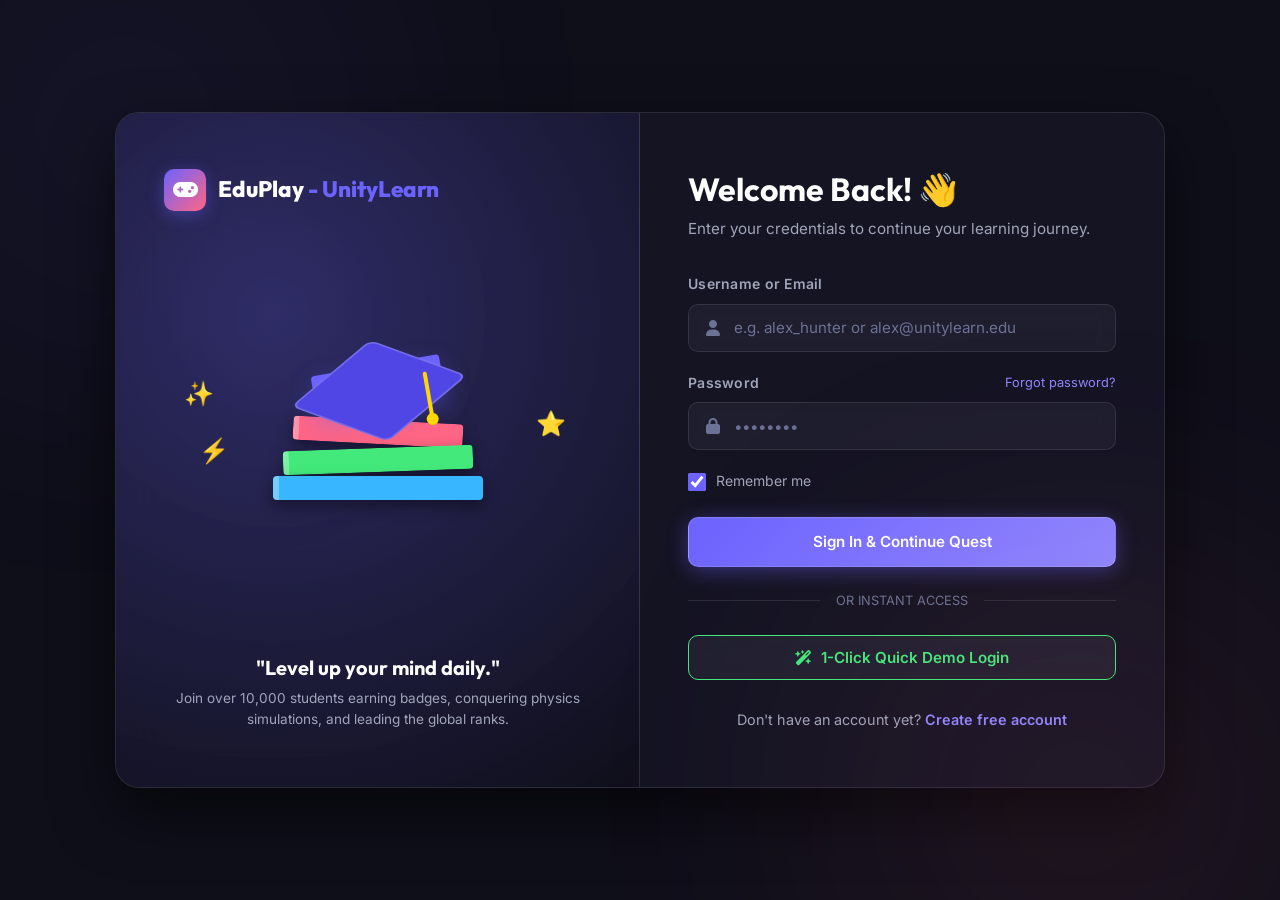
<file: frontend/login.html>
<!DOCTYPE html>
<html lang="en">
<head>
  <meta charset="UTF-8">
  <meta name="viewport" content="width=device-width, initial-scale=1.0">
  <title>Login | EduPlay - UnityLearn</title>
  
  <!-- Font Awesome Icons -->
  <link rel="stylesheet" href="https://cdnjs.cloudflare.com/ajax/libs/font-awesome/6.5.0/css/all.min.css">
  
  <!-- Main CSS Design System -->
  <link rel="stylesheet" href="css/main.css">

  <style>
    .auth-page {
      min-height: 100vh;
      display: flex;
      align-items: center;
      justify-content: center;
      padding: 2rem 1.5rem;
      position: relative;
    }

    .auth-container {
      width: 100%;
      max-width: 1050px;
      min-height: 620px;
      display: grid;
      grid-template-columns: 1fr 1fr;
      border-radius: var(--radius-lg);
      overflow: hidden;
      box-shadow: 0 25px 60px rgba(0, 0, 0, 0.6);
      border: 1px solid var(--border-color);
      background: rgba(23, 23, 40, 0.7);
      backdrop-filter: blur(24px);
    }

    /* Left Art Showcase */
    .auth-visual-side {
      background: radial-gradient(circle at 30% 30%, rgba(108, 99, 255, 0.3) 0%, rgba(15, 15, 26, 0.95) 100%);
      padding: 3.5rem 3rem;
      display: flex;
      flex-direction: column;
      justify-content: space-between;
      position: relative;
      overflow: hidden;
      border-right: 1px solid var(--border-color);
    }

    .auth-brand {
      display: flex;
      align-items: center;
      gap: 0.75rem;
      font-size: 1.4rem;
      font-weight: 800;
      font-family: 'Outfit', sans-serif;
    }

    /* CSS Art: Graduation Cap, Stacked Books & Floating Stars */
    .art-scene {
      display: flex;
      flex-direction: column;
      align-items: center;
      justify-content: center;
      position: relative;
      margin: 2rem 0;
    }

    /* Graduation Cap */
    .grad-cap {
      position: relative;
      width: 130px;
      height: 40px;
      background: #6C63FF;
      transform: rotate(-10deg);
      border-radius: 4px;
      box-shadow: 0 10px 25px rgba(108, 99, 255, 0.4);
      z-index: 2;
      animation: float 4s ease-in-out infinite;
    }

    .grad-cap-top {
      position: absolute;
      top: -24px;
      left: 15px;
      width: 100px;
      height: 100px;
      background: #5046E5;
      transform: rotate(45deg) skew(-15deg, -15deg);
      border-radius: 8px;
      border: 2px solid rgba(255, 255, 255, 0.2);
    }

    .cap-tassel {
      position: absolute;
      right: 15px;
      top: 15px;
      width: 4px;
      height: 48px;
      background: #FFD700;
      border-radius: 2px;
      transform-origin: top center;
      animation: tasselSwing 2.5s infinite ease-in-out alternate;
    }

    .cap-tassel::after {
      content: '';
      position: absolute;
      bottom: -6px;
      left: -4px;
      width: 12px;
      height: 12px;
      background: #FFD700;
      border-radius: 50%;
    }

    /* Stacked Books */
    .book-stack {
      position: relative;
      margin-top: 15px;
      display: flex;
      flex-direction: column;
      align-items: center;
      z-index: 1;
    }

    .book {
      height: 24px;
      border-radius: 4px;
      position: relative;
      box-shadow: 0 6px 15px rgba(0, 0, 0, 0.4);
      border-left: 6px solid rgba(255, 255, 255, 0.3);
    }

    .book-1 {
      width: 170px;
      background: #FF6584;
      transform: rotate(3deg);
    }

    .book-2 {
      width: 190px;
      background: #43E97B;
      margin-top: 4px;
      transform: rotate(-2deg);
    }

    .book-3 {
      width: 210px;
      background: #38B6FF;
      margin-top: 4px;
    }

    /* Floating XP crystals */
    .crystal-particle {
      position: absolute;
      font-size: 1.5rem;
      animation: floatReverse 5s infinite ease-in-out;
    }

    .p-1 { top: 10px; left: 20px; animation-duration: 4.5s; }
    .p-2 { top: 40px; right: 25px; animation-duration: 6s; }
    .p-3 { bottom: 30px; left: 35px; animation-duration: 5s; }

    @keyframes tasselSwing {
      0% { transform: rotate(-8deg); }
      100% { transform: rotate(18deg); }
    }

    /* Right Form Side */
    .auth-form-side {
      padding: 3.5rem 3rem;
      display: flex;
      flex-direction: column;
      justify-content: center;
    }

    .auth-header {
      margin-bottom: 2rem;
    }

    .auth-header h2 {
      font-size: 2rem;
      margin-bottom: 0.5rem;
    }

    .auth-header p {
      color: var(--text-secondary);
      font-size: 0.95rem;
    }

    .auth-footer {
      margin-top: 1.75rem;
      text-align: center;
      font-size: 0.9rem;
      color: var(--text-secondary);
    }

    .auth-footer a {
      color: var(--primary-light);
      font-weight: 600;
    }

    .auth-footer a:hover {
      color: #FFFFFF;
      text-decoration: underline;
    }

    @media (max-width: 860px) {
      .auth-container {
        grid-template-columns: 1fr;
      }
      .auth-visual-side {
        display: none;
      }
      .auth-form-side {
        padding: 2.5rem 1.75rem;
      }
    }
  </style>
</head>
<body>

  <div class="auth-page">
    <div class="auth-container glass-card">
      
      <!-- Left Art Illustration -->
      <div class="auth-visual-side">
        <a href="index.html" class="auth-brand">
          <div class="nav-brand-icon">
            <i class="fa-solid fa-gamepad"></i>
          </div>
          <span>EduPlay<span style="color: var(--primary);"> - UnityLearn</span></span>
        </a>

        <!-- CSS Animated Art Scene -->
        <div class="art-scene">
          <span class="crystal-particle p-1">✨</span>
          <span class="crystal-particle p-2">⭐</span>
          <span class="crystal-particle p-3">⚡</span>

          <!-- Graduation Cap -->
          <div class="grad-cap">
            <div class="grad-cap-top"></div>
            <div class="cap-tassel"></div>
          </div>

          <!-- Stack of textbooks -->
          <div class="book-stack">
            <div class="book book-1"></div>
            <div class="book book-2"></div>
            <div class="book book-3"></div>
          </div>
        </div>

        <div style="text-align: center;">
          <h4 style="font-size: 1.25rem; margin-bottom: 0.5rem;">"Level up your mind daily."</h4>
          <p style="color: var(--text-secondary); font-size: 0.85rem;">
            Join over 10,000 students earning badges, conquering physics simulations, and leading the global ranks.
          </p>
        </div>
      </div>

      <!-- Right Form Section -->
      <div class="auth-form-side">
        <div class="auth-header">
          <h2>Welcome Back! 👋</h2>
          <p>Enter your credentials to continue your learning journey.</p>
        </div>

        <!-- Alert Error Message -->
        <div id="login-alert" class="alert alert-danger" style="display: none;">
          <i class="fa-solid fa-circle-exclamation"></i>
          <span id="login-alert-text">Invalid username or password</span>
        </div>

        <form id="login-form">
          <div class="form-group">
            <label class="form-label" for="username">Username or Email</label>
            <div class="input-with-icon">
              <input type="text" id="username" class="form-input" placeholder="e.g. alex_hunter or alex@unitylearn.edu" required autocomplete="username">
              <i class="fa-solid fa-user"></i>
            </div>
          </div>

          <div class="form-group">
            <div style="display: flex; justify-content: space-between; align-items: center; margin-bottom: 0.5rem;">
              <label class="form-label" for="password" style="margin-bottom: 0;">Password</label>
              <a href="#" onclick="alert('Demo mode: any password works or use 1-Click Demo Login below.'); return false;" style="font-size: 0.8rem; color: var(--primary-light);">Forgot password?</a>
            </div>
            <div class="input-with-icon">
              <input type="password" id="password" class="form-input" placeholder="••••••••" required autocomplete="current-password">
              <i class="fa-solid fa-lock"></i>
            </div>
          </div>

          <div style="display: flex; align-items: center; justify-content: space-between; margin-bottom: 1.5rem;">
            <label class="form-check">
              <input type="checkbox" id="remember-me" class="form-check-input" checked>
              <span style="font-size: 0.875rem; color: var(--text-secondary);">Remember me</span>
            </label>
          </div>

          <button type="submit" id="login-submit-btn" class="btn btn-primary" style="width: 100%; padding: 0.9rem;">
            <span id="btn-text">Sign In & Continue Quest</span>
            <span id="btn-spinner" class="spinner" style="display: none;"></span>
          </button>
        </form>

        <div style="display: flex; align-items: center; margin: 1.5rem 0; gap: 1rem;">
          <div style="flex: 1; height: 1px; background: var(--border-color);"></div>
          <span style="font-size: 0.8rem; color: var(--text-muted); text-transform: uppercase;">or instant access</span>
          <div style="flex: 1; height: 1px; background: var(--border-color);"></div>
        </div>

        <button type="button" id="demo-login-btn" class="btn btn-outline" style="width: 100%; border-color: var(--accent); color: var(--accent);">
          <i class="fa-solid fa-wand-magic-sparkles"></i> 1-Click Quick Demo Login
        </button>

        <div class="auth-footer">
          Don't have an account yet? 
          <a href="register.html">Create free account</a>
        </div>
      </div>

    </div>
  </div>

  <!-- Scripts -->
  <script src="js/api.js"></script>
  <script src="js/auth.js"></script>
  <script>
    const form = document.getElementById('login-form');
    const alertBox = document.getElementById('login-alert');
    const alertText = document.getElementById('login-alert-text');
    const submitBtn = document.getElementById('login-submit-btn');
    const btnText = document.getElementById('btn-text');
    const btnSpinner = document.getElementById('btn-spinner');
    const demoBtn = document.getElementById('demo-login-btn');

    function setLoading(isLoading) {
      submitBtn.disabled = isLoading;
      if (isLoading) {
        btnText.style.display = 'none';
        btnSpinner.style.display = 'inline-block';
      } else {
        btnText.style.display = 'inline';
        btnSpinner.style.display = 'none';
      }
    }

    form.addEventListener('submit', async (e) => {
      e.preventDefault();
      alertBox.style.display = 'none';
      setLoading(true);

      const username = document.getElementById('username').value.trim();
      const password = document.getElementById('password').value;

      try {
        const result = await EduPlayAPI.login({ username, password });
        if (result && result.success) {
          showToast('Welcome back! Logging into your dashboard...', 'success');
          setTimeout(() => {
            window.location.href = 'dashboard.html';
          }, 800);
        } else {
          throw new Error('Invalid credentials');
        }
      } catch (err) {
        alertBox.style.display = 'flex';
        alertText.textContent = err.message || 'Login failed. Please check your credentials.';
        setLoading(false);
      }
    });

    demoBtn.addEventListener('click', async () => {
      setLoading(true);
      const result = await EduPlayAPI.login({ username: 'alex_hunter', password: 'password123' });
      showToast('1-Click Demo Login Activated!', 'success');
      setTimeout(() => {
        window.location.href = 'dashboard.html';
      }, 600);
    });
  </script>
</body>
</html>
</file>
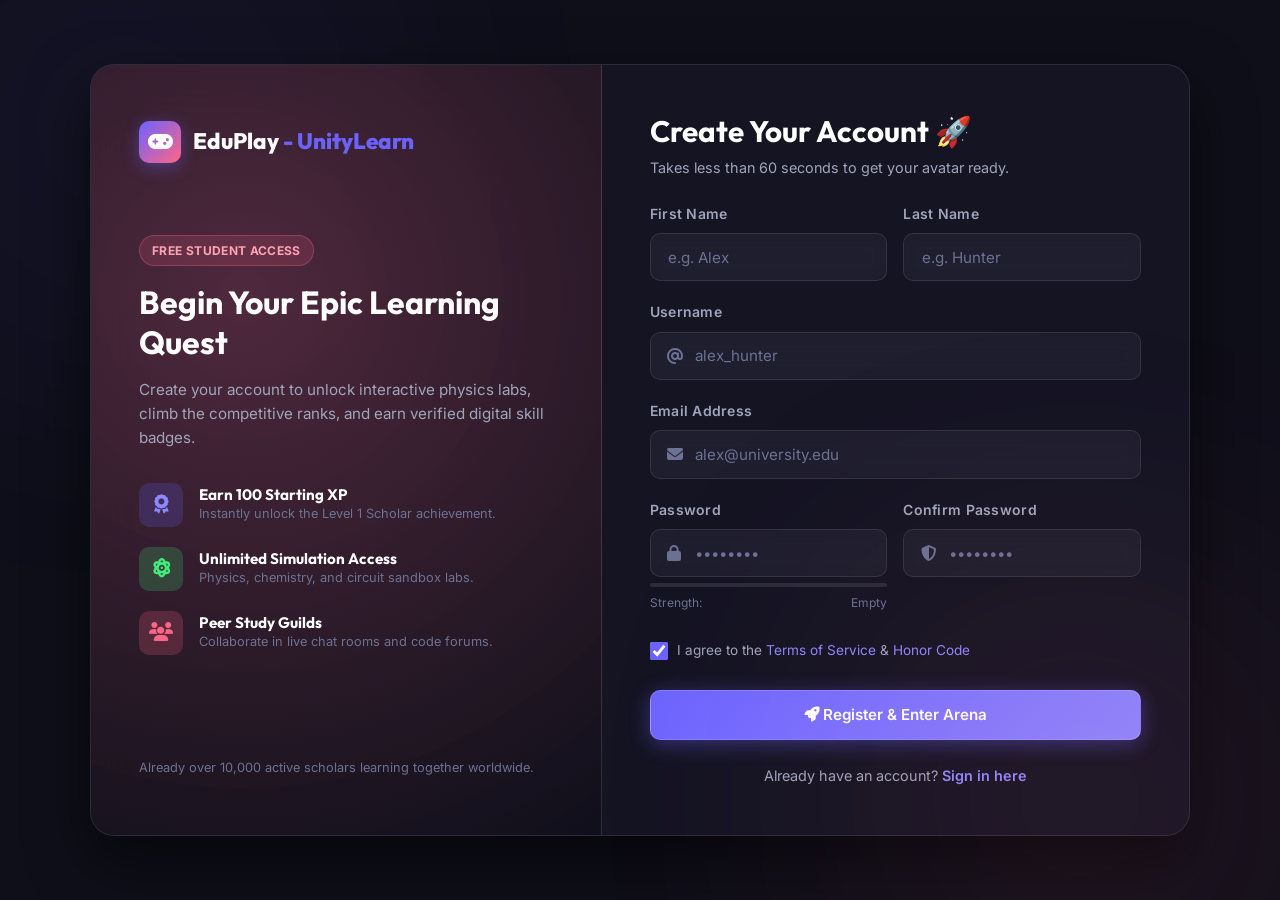
<file: frontend/register.html>
<!DOCTYPE html>
<html lang="en">
<head>
  <meta charset="UTF-8">
  <meta name="viewport" content="width=device-width, initial-scale=1.0">
  <title>Register | EduPlay - UnityLearn</title>
  
  <!-- Font Awesome Icons -->
  <link rel="stylesheet" href="https://cdnjs.cloudflare.com/ajax/libs/font-awesome/6.5.0/css/all.min.css">
  
  <!-- Main CSS Design System -->
  <link rel="stylesheet" href="css/main.css">

  <style>
    .auth-page {
      min-height: 100vh;
      display: flex;
      align-items: center;
      justify-content: center;
      padding: 2.5rem 1.5rem;
      position: relative;
    }

    .auth-container {
      width: 100%;
      max-width: 1100px;
      min-height: 680px;
      display: grid;
      grid-template-columns: 1fr 1.15fr;
      border-radius: var(--radius-lg);
      overflow: hidden;
      box-shadow: 0 25px 60px rgba(0, 0, 0, 0.6);
      border: 1px solid var(--border-color);
      background: rgba(23, 23, 40, 0.7);
      backdrop-filter: blur(24px);
    }

    .auth-visual-side {
      background: radial-gradient(circle at 30% 30%, rgba(255, 101, 132, 0.25) 0%, rgba(15, 15, 26, 0.95) 100%);
      padding: 3.5rem 3rem;
      display: flex;
      flex-direction: column;
      justify-content: space-between;
      border-right: 1px solid var(--border-color);
    }

    .auth-form-side {
      padding: 3rem;
      display: flex;
      flex-direction: column;
      justify-content: center;
    }

    .form-grid-2 {
      display: grid;
      grid-template-columns: 1fr 1fr;
      gap: 1rem;
    }

    /* Password strength bar */
    .strength-meter-wrap {
      margin-top: 0.4rem;
    }

    .strength-bar-track {
      height: 4px;
      background: rgba(255, 255, 255, 0.1);
      border-radius: var(--radius-full);
      overflow: hidden;
      margin-bottom: 0.35rem;
    }

    .strength-bar-fill {
      height: 100%;
      width: 0%;
      transition: width 0.3s ease, background-color 0.3s ease;
      border-radius: var(--radius-full);
    }

    .strength-label {
      font-size: 0.75rem;
      color: var(--text-muted);
      display: flex;
      justify-content: space-between;
    }

    /* Gamified Quest Perks List */
    .perks-list {
      display: flex;
      flex-direction: column;
      gap: 1.25rem;
      margin: 2rem 0;
    }

    .perk-item {
      display: flex;
      align-items: center;
      gap: 1rem;
    }

    .perk-icon {
      width: 44px;
      height: 44px;
      border-radius: var(--radius-sm);
      display: flex;
      align-items: center;
      justify-content: center;
      font-size: 1.2rem;
      flex-shrink: 0;
    }

    @media (max-width: 900px) {
      .auth-container {
        grid-template-columns: 1fr;
      }
      .auth-visual-side {
        display: none;
      }
      .auth-form-side {
        padding: 2rem 1.5rem;
      }
      .form-grid-2 {
        grid-template-columns: 1fr;
      }
    }
  </style>
</head>
<body>

  <div class="auth-page">
    <div class="auth-container glass-card">
      
      <!-- Left Visual Perks Side -->
      <div class="auth-visual-side">
        <a href="index.html" class="nav-brand">
          <div class="nav-brand-icon">
            <i class="fa-solid fa-gamepad"></i>
          </div>
          <span>EduPlay<span style="color: var(--primary);"> - UnityLearn</span></span>
        </a>

        <div>
          <div class="badge badge-secondary" style="margin-bottom: 1rem;">FREE STUDENT ACCESS</div>
          <h2 style="font-size: 2rem; margin-bottom: 1rem;">Begin Your Epic Learning Quest</h2>
          <p style="color: var(--text-secondary); font-size: 0.95rem; line-height: 1.6;">
            Create your account to unlock interactive physics labs, climb the competitive ranks, 
            and earn verified digital skill badges.
          </p>

          <div class="perks-list">
            <div class="perk-item">
              <div class="perk-icon" style="background: rgba(108, 99, 255, 0.2); color: var(--primary-light);">
                <i class="fa-solid fa-award"></i>
              </div>
              <div>
                <h4 style="font-size: 0.95rem; font-weight: 700;">Earn 100 Starting XP</h4>
                <p style="font-size: 0.8rem; color: var(--text-muted);">Instantly unlock the Level 1 Scholar achievement.</p>
              </div>
            </div>

            <div class="perk-item">
              <div class="perk-icon" style="background: rgba(67, 233, 123, 0.2); color: var(--accent);">
                <i class="fa-solid fa-atom"></i>
              </div>
              <div>
                <h4 style="font-size: 0.95rem; font-weight: 700;">Unlimited Simulation Access</h4>
                <p style="font-size: 0.8rem; color: var(--text-muted);">Physics, chemistry, and circuit sandbox labs.</p>
              </div>
            </div>

            <div class="perk-item">
              <div class="perk-icon" style="background: rgba(255, 101, 132, 0.2); color: var(--secondary);">
                <i class="fa-solid fa-users"></i>
              </div>
              <div>
                <h4 style="font-size: 0.95rem; font-weight: 700;">Peer Study Guilds</h4>
                <p style="font-size: 0.8rem; color: var(--text-muted);">Collaborate in live chat rooms and code forums.</p>
              </div>
            </div>
          </div>
        </div>

        <div style="font-size: 0.8rem; color: var(--text-muted);">
          Already over 10,000 active scholars learning together worldwide.
        </div>
      </div>

      <!-- Right Registration Form -->
      <div class="auth-form-side">
        <div style="margin-bottom: 1.5rem;">
          <h2 style="font-size: 1.85rem; margin-bottom: 0.35rem;">Create Your Account 🚀</h2>
          <p style="color: var(--text-secondary); font-size: 0.9rem;">Takes less than 60 seconds to get your avatar ready.</p>
        </div>

        <!-- Alert Error Message -->
        <div id="register-alert" class="alert alert-danger" style="display: none;">
          <i class="fa-solid fa-circle-exclamation"></i>
          <span id="register-alert-text">Error creating account</span>
        </div>

        <form id="register-form">
          <div class="form-grid-2">
            <div class="form-group">
              <label class="form-label" for="first-name">First Name</label>
              <input type="text" id="first-name" class="form-input" placeholder="e.g. Alex" required>
            </div>
            <div class="form-group">
              <label class="form-label" for="last-name">Last Name</label>
              <input type="text" id="last-name" class="form-input" placeholder="e.g. Hunter" required>
            </div>
          </div>

          <div class="form-group">
            <label class="form-label" for="username">Username</label>
            <div class="input-with-icon">
              <input type="text" id="username" class="form-input" placeholder="alex_hunter" required autocomplete="username">
              <i class="fa-solid fa-at"></i>
            </div>
          </div>

          <div class="form-group">
            <label class="form-label" for="email">Email Address</label>
            <div class="input-with-icon">
              <input type="email" id="email" class="form-input" placeholder="alex@university.edu" required autocomplete="email">
              <i class="fa-solid fa-envelope"></i>
            </div>
          </div>

          <div class="form-grid-2">
            <div class="form-group">
              <label class="form-label" for="password">Password</label>
              <div class="input-with-icon">
                <input type="password" id="password" class="form-input" placeholder="••••••••" required autocomplete="new-password">
                <i class="fa-solid fa-lock"></i>
              </div>
              <div class="strength-meter-wrap">
                <div class="strength-bar-track">
                  <div id="strength-fill" class="strength-bar-fill"></div>
                </div>
                <div class="strength-label">
                  <span>Strength:</span>
                  <span id="strength-text">Empty</span>
                </div>
              </div>
            </div>

            <div class="form-group">
              <label class="form-label" for="confirm-password">Confirm Password</label>
              <div class="input-with-icon">
                <input type="password" id="confirm-password" class="form-input" placeholder="••••••••" required autocomplete="new-password">
                <i class="fa-solid fa-shield-halved"></i>
              </div>
            </div>
          </div>

          <div class="form-group" style="margin-top: 0.5rem;">
            <label class="form-check">
              <input type="checkbox" id="terms" class="form-check-input" required checked>
              <span style="font-size: 0.85rem; color: var(--text-secondary);">
                I agree to the <a href="#" style="color: var(--primary-light);">Terms of Service</a> & <a href="#" style="color: var(--primary-light);">Honor Code</a>
              </span>
            </label>
          </div>

          <button type="submit" id="register-submit-btn" class="btn btn-primary" style="width: 100%; padding: 0.9rem; margin-top: 0.5rem;">
            <span id="reg-btn-text"><i class="fa-solid fa-rocket"></i> Register & Enter Arena</span>
            <span id="reg-btn-spinner" class="spinner" style="display: none;"></span>
          </button>
        </form>

        <div style="text-align: center; margin-top: 1.5rem; font-size: 0.9rem; color: var(--text-secondary);">
          Already have an account? 
          <a href="login.html" style="color: var(--primary-light); font-weight: 600;">Sign in here</a>
        </div>
      </div>

    </div>
  </div>

  <!-- Scripts -->
  <script src="js/api.js"></script>
  <script src="js/auth.js"></script>
  <script>
    const form = document.getElementById('register-form');
    const alertBox = document.getElementById('register-alert');
    const alertText = document.getElementById('register-alert-text');
    const submitBtn = document.getElementById('register-submit-btn');
    const btnText = document.getElementById('reg-btn-text');
    const btnSpinner = document.getElementById('reg-btn-spinner');

    const passwordInput = document.getElementById('password');
    const confirmPasswordInput = document.getElementById('confirm-password');
    const strengthFill = document.getElementById('strength-fill');
    const strengthText = document.getElementById('strength-text');

    // Password strength evaluator
    passwordInput.addEventListener('input', () => {
      const val = passwordInput.value;
      let score = 0;
      if (val.length >= 6) score += 25;
      if (val.length >= 10) score += 25;
      if (/[A-Z]/.test(val) && /[0-9]/.test(val)) score += 25;
      if (/[^A-Za-z0-9]/.test(val)) score += 25;

      strengthFill.style.width = score + '%';
      if (score === 0) {
        strengthText.textContent = 'Empty';
        strengthFill.style.backgroundColor = 'transparent';
      } else if (score <= 25) {
        strengthText.textContent = 'Weak';
        strengthFill.style.backgroundColor = 'var(--danger)';
      } else if (score <= 50) {
        strengthText.textContent = 'Fair';
        strengthFill.style.backgroundColor = 'var(--warning)';
      } else if (score <= 75) {
        strengthText.textContent = 'Good';
        strengthFill.style.backgroundColor = 'var(--info)';
      } else {
        strengthText.textContent = 'Strong 🔥';
        strengthFill.style.backgroundColor = 'var(--accent)';
      }
    });

    form.addEventListener('submit', async (e) => {
      e.preventDefault();
      alertBox.style.display = 'none';

      const firstName = document.getElementById('first-name').value.trim();
      const lastName = document.getElementById('last-name').value.trim();
      const username = document.getElementById('username').value.trim();
      const email = document.getElementById('email').value.trim();
      const password = passwordInput.value;
      const confirmPassword = confirmPasswordInput.value;

      if (password !== confirmPassword) {
        alertBox.style.display = 'flex';
        alertText.textContent = 'Passwords do not match. Please re-enter.';
        return;
      }

      submitBtn.disabled = true;
      btnText.style.display = 'none';
      btnSpinner.style.display = 'inline-block';

      try {
        const res = await EduPlayAPI.register({
          first_name: firstName,
          last_name: lastName,
          username,
          email,
          password
        });

        showToast('Account registered successfully! Welcome to EduPlay 🎉', 'success');
        setTimeout(() => {
          window.location.href = 'dashboard.html';
        }, 800);
      } catch (err) {
        alertBox.style.display = 'flex';
        alertText.textContent = err.message || 'Registration failed. Try a different username or email.';
        submitBtn.disabled = false;
        btnText.style.display = 'inline';
        btnSpinner.style.display = 'none';
      }
    });
  </script>
</body>
</html>
</file>
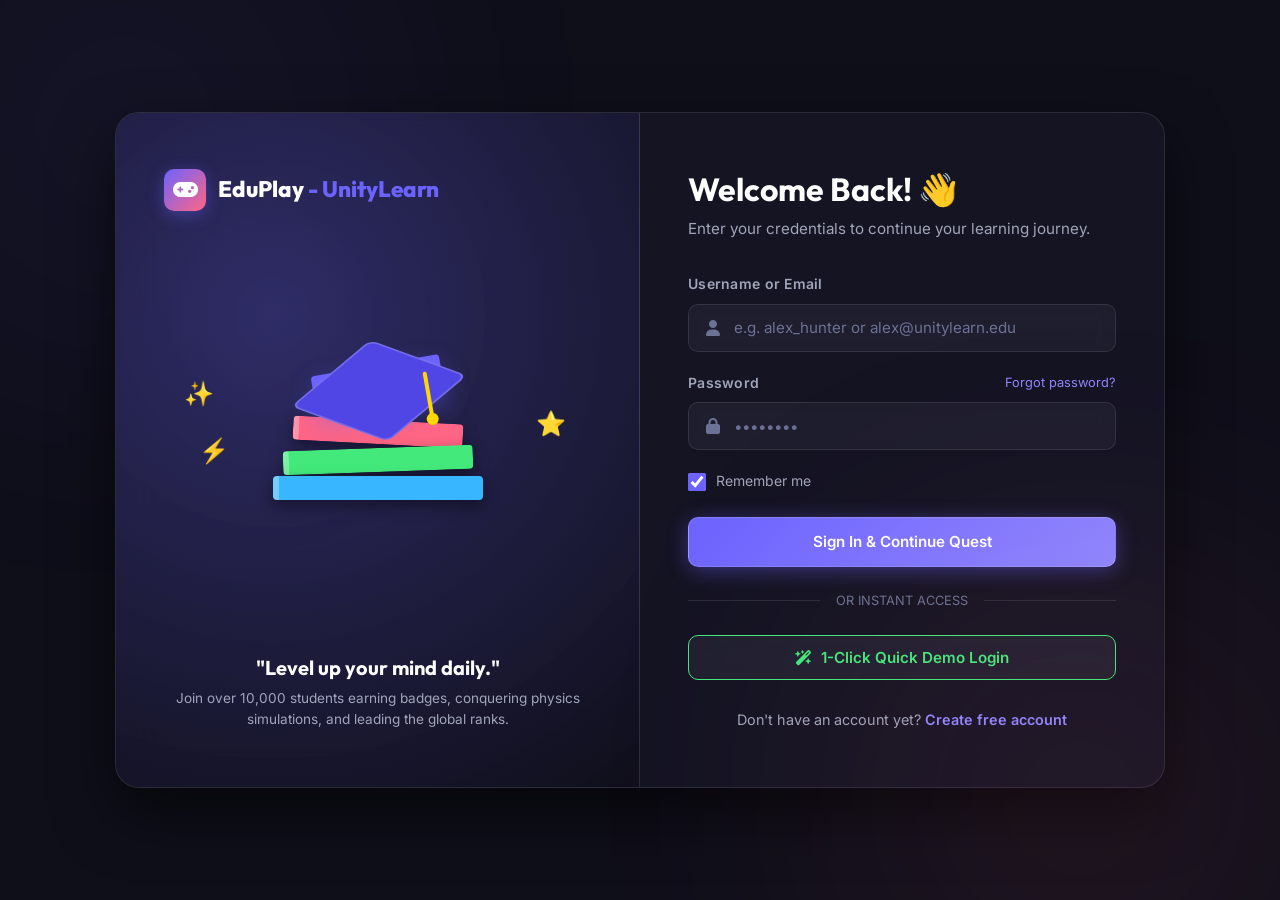
<file: frontend/pages/authoring.html>
<!DOCTYPE html>
<html lang="en">
<head>
  <meta charset="UTF-8">
  <meta name="viewport" content="width=device-width, initial-scale=1.0">
  <title>Content Authoring Studio | EduPlay - UnityLearn</title>
  
  <!-- Font Awesome Icons -->
  <link rel="stylesheet" href="https://cdnjs.cloudflare.com/ajax/libs/font-awesome/6.5.0/css/all.min.css">
  
  <!-- Main CSS Design System -->
  <link rel="stylesheet" href="../css/main.css">

  <style>
    /* Tabs Navigation */
    .authoring-tabs {
      display: flex;
      gap: 1rem;
      border-bottom: 1px solid var(--border-color);
      margin-bottom: 2rem;
    }

    .author-tab-btn {
      padding: 0.85rem 1.5rem;
      font-weight: 600;
      color: var(--text-secondary);
      border-bottom: 2px solid transparent;
      cursor: pointer;
      transition: var(--transition-fast);
      display: flex;
      align-items: center;
      gap: 0.6rem;
    }

    .author-tab-btn:hover {
      color: #FFFFFF;
    }

    .author-tab-btn.active {
      color: var(--primary-light);
      border-bottom-color: var(--primary);
    }

    .tab-content {
      display: none;
    }

    .tab-content.active {
      display: block;
    }

    /* Content Type Selection Cards */
    .content-types-grid {
      display: grid;
      grid-template-columns: repeat(4, 1fr);
      gap: 1.5rem;
      margin-bottom: 2.5rem;
    }

    .content-type-card {
      padding: 1.6rem;
      border-radius: var(--radius-md);
      text-align: center;
      cursor: pointer;
      transition: var(--transition);
    }

    .content-type-card:hover {
      transform: translateY(-4px);
      border-color: var(--primary);
    }

    .content-type-icon {
      font-size: 2.2rem;
      margin-bottom: 0.85rem;
    }

    /* Quiz Builder Form Layout */
    .builder-layout-grid {
      display: grid;
      grid-template-columns: 1.2fr 0.8fr;
      gap: 2rem;
    }

    .builder-question-card {
      padding: 1.5rem;
      border-radius: var(--radius-sm);
      background: rgba(255, 255, 255, 0.03);
      border: 1px solid var(--border-color);
      margin-bottom: 1rem;
      position: relative;
    }

    .builder-opt-row {
      display: flex;
      align-items: center;
      gap: 0.75rem;
      margin-bottom: 0.65rem;
    }

    /* Media Dropzone */
    .upload-dropzone {
      border: 2px dashed rgba(255, 255, 255, 0.2);
      border-radius: var(--radius-lg);
      padding: 3rem 2rem;
      text-align: center;
      background: rgba(255, 255, 255, 0.02);
      cursor: pointer;
      transition: var(--transition);
      margin-bottom: 2.5rem;
    }

    .upload-dropzone:hover {
      border-color: var(--primary);
      background: rgba(108, 99, 255, 0.05);
    }

    .media-grid {
      display: grid;
      grid-template-columns: repeat(4, 1fr);
      gap: 1.5rem;
    }

    .media-card {
      padding: 1rem;
      border-radius: var(--radius-sm);
      text-align: center;
    }

    .media-thumb-box {
      height: 110px;
      border-radius: var(--radius-xs);
      background: rgba(255, 255, 255, 0.04);
      display: flex;
      align-items: center;
      justify-content: center;
      font-size: 2.5rem;
      color: var(--primary-light);
      margin-bottom: 0.75rem;
    }

    @media (max-width: 1024px) {
      .content-types-grid {
        grid-template-columns: repeat(2, 1fr);
      }
      .builder-layout-grid {
        grid-template-columns: 1fr;
      }
      .media-grid {
        grid-template-columns: repeat(2, 1fr);
      }
    }

    @media (max-width: 600px) {
      .content-types-grid {
        grid-template-columns: 1fr;
      }
      .media-grid {
        grid-template-columns: 1fr;
      }
    }
  </style>
</head>
<body>

  <div class="app-layout">
    
    <!-- Unified Sidebar Navigation -->
    <aside class="app-sidebar">
      <div class="sidebar-header">
        <a href="../index.html" class="nav-brand">
          <div class="nav-brand-icon">
            <i class="fa-solid fa-gamepad"></i>
          </div>
          <span>EduPlay</span>
        </a>
      </div>

      <div class="sidebar-content">
        <div class="sidebar-heading">Navigation</div>
        
        <a href="../dashboard.html" class="nav-link-item">
          <i class="fa-solid fa-house"></i>
          <span>Dashboard</span>
        </a>

        <a href="game-learning.html" class="nav-link-item">
          <i class="fa-solid fa-trophy"></i>
          <span>Game Learning</span>
          <span class="nav-pill">XP</span>
        </a>

        <a href="simulations.html" class="nav-link-item">
          <i class="fa-solid fa-flask-vial"></i>
          <span>Simulations</span>
          <span class="nav-pill" style="background: rgba(67, 233, 123, 0.18); color: var(--accent);">Labs</span>
        </a>

        <a href="learning-paths.html" class="nav-link-item">
          <i class="fa-solid fa-route"></i>
          <span>Learning Paths</span>
        </a>

        <a href="collaborative.html" class="nav-link-item">
          <i class="fa-solid fa-users"></i>
          <span>Collaborative</span>
        </a>

        <a href="analytics.html" class="nav-link-item">
          <i class="fa-solid fa-chart-line"></i>
          <span>Analytics</span>
        </a>

        <a href="authoring.html" class="nav-link-item active">
          <i class="fa-solid fa-pen-ruler"></i>
          <span>Authoring</span>
        </a>

        <div class="sidebar-heading" style="margin-top: 1rem;">System</div>
        <a href="#" onclick="logout(); return false;" class="nav-link-item" style="color: var(--secondary);">
          <i class="fa-solid fa-arrow-right-from-bracket"></i>
          <span>Logout</span>
        </a>
      </div>

      <div class="sidebar-footer">
        <div class="user-mini-card">
          <div class="user-avatar user-avatar-initials">AH</div>
          <div class="user-details">
            <div class="user-name user-name-display">Alex Hunter</div>
            <div class="user-role user-level-display">Level 12 Scholar</div>
          </div>
        </div>
      </div>
    </aside>

    <!-- Main Content Area -->
    <div class="app-main">
      
      <!-- Top Bar -->
      <header class="app-topbar">
        <div class="topbar-left">
          <button class="mobile-toggle" aria-label="Toggle Navigation">
            <i class="fa-solid fa-bars"></i>
          </button>
          
          <div class="search-box">
            <i class="fa-solid fa-magnifying-glass"></i>
            <input type="text" placeholder="Search author drafts...">
          </div>
        </div>

        <div class="topbar-right">
          <div class="gamification-pill pill-streak user-streak-badge">
            <i class="fa-solid fa-fire text-secondary"></i> <span>7 Days</span>
          </div>

          <div class="gamification-pill pill-xp user-xp-badge">
            <i class="fa-solid fa-bolt text-gold"></i> <span>2,450 XP</span>
          </div>

          <div class="user-avatar user-avatar-initials" style="width: 38px; height: 38px; font-size: 0.85rem; cursor: pointer;">AH</div>
        </div>
      </header>

      <!-- Main Body -->
      <main class="page-container">
        
        <div class="page-header">
          <div>
            <h1 class="page-title">
              <i class="fa-solid fa-pen-ruler text-warning"></i>
              <span>Content Authoring & Customization Studio</span>
            </h1>
            <p class="page-subtitle">Design gamified quizzes, custom physics parameters, and interactive courses.</p>
          </div>

          <div style="display: flex; gap: 0.75rem;">
            <button class="btn btn-primary btn-sm" onclick="switchTab('quiz-builder')">
              <i class="fa-solid fa-plus"></i> New Quiz Builder
            </button>
          </div>
        </div>

        <!-- Studio Navigation Tabs -->
        <div class="authoring-tabs">
          <div class="author-tab-btn active" onclick="switchTab('my-content')" id="tab-btn-my-content">
            <i class="fa-solid fa-folder-open"></i> My Content
          </div>
          <div class="author-tab-btn" onclick="switchTab('quiz-builder')" id="tab-btn-quiz-builder">
            <i class="fa-solid fa-hammer"></i> Interactive Quiz Builder
          </div>
          <div class="author-tab-btn" onclick="switchTab('templates')" id="tab-btn-templates">
            <i class="fa-solid fa-cubes"></i> Lesson Templates
          </div>
          <div class="author-tab-btn" onclick="switchTab('media-library')" id="tab-btn-media-library">
            <i class="fa-solid fa-photo-film"></i> Media Library
          </div>
        </div>

        <!-- TAB 1: My Content -->
        <div class="tab-content active" id="tab-my-content">
          <!-- Quick create cards -->
          <div class="content-types-grid">
            <div class="glass-card content-type-card" onclick="switchTab('quiz-builder')">
              <div class="content-type-icon" style="color: var(--primary);">🎯</div>
              <h4 style="font-size: 1.1rem; margin-bottom: 0.35rem;">Gamified Quiz</h4>
              <p style="font-size: 0.8rem; color: var(--text-secondary);">Timer, XP reward & badges</p>
            </div>

            <div class="glass-card content-type-card" onclick="showToast('Simulation authoring sandbox loaded!', 'info')">
              <div class="content-type-icon" style="color: var(--accent);">🧪</div>
              <h4 style="font-size: 1.1rem; margin-bottom: 0.35rem;">Physics Lab</h4>
              <p style="font-size: 0.8rem; color: var(--text-secondary);">Custom variables & slider hooks</p>
            </div>

            <div class="glass-card content-type-card" onclick="showToast('Course curriculum builder opened!', 'info')">
              <div class="content-type-icon" style="color: var(--secondary);">🎓</div>
              <h4 style="font-size: 1.1rem; margin-bottom: 0.35rem;">Full Course</h4>
              <p style="font-size: 0.8rem; color: var(--text-secondary);">Multi-module lesson accordion</p>
            </div>

            <div class="glass-card content-type-card" onclick="showToast('Article editor ready.', 'info')">
              <div class="content-type-icon" style="color: var(--gold);">📝</div>
              <h4 style="font-size: 1.1rem; margin-bottom: 0.35rem;">STEM Article</h4>
              <p style="font-size: 0.8rem; color: var(--text-secondary);">Markdown, formulas & diagrams</p>
            </div>
          </div>

          <!-- My Drafts & Published Grid -->
          <div style="display: flex; justify-content: space-between; align-items: center; margin-bottom: 1.25rem;">
            <h2 style="font-size: 1.35rem;">Authored Challenges & Curricula</h2>
            <span class="badge badge-primary">3 Active Items</span>
          </div>

          <div style="display: grid; grid-template-columns: repeat(3, 1fr); gap: 1.5rem;" id="author-drafts-container">
            <!-- Dynamically populated -->
          </div>
        </div>

        <!-- TAB 2: Quiz Builder (Interactive Engine) -->
        <div class="tab-content" id="tab-quiz-builder">
          <div class="builder-layout-grid">
            
            <!-- Left: Builder Controls -->
            <div class="glass-card" style="padding: 2rem;">
              <h3 style="font-size: 1.25rem; margin-bottom: 1.5rem; display: flex; align-items: center; gap: 0.5rem;">
                <i class="fa-solid fa-sliders text-primary-light"></i> Quiz Configuration
              </h3>

              <div class="form-group">
                <label class="form-label">Quiz Title</label>
                <input type="text" id="builder-title" class="form-input" placeholder="e.g. Relativistic Electrodynamics Sprint" value="Linear Algebra & Matrix Transformations">
              </div>

              <div style="display: grid; grid-template-columns: 1fr 1fr; gap: 1rem;">
                <div class="form-group">
                  <label class="form-label">Subject</label>
                  <select id="builder-subject" class="form-select">
                    <option value="Mathematics">Mathematics</option>
                    <option value="Programming">Programming</option>
                    <option value="Physics">Physics</option>
                    <option value="Science">Chemistry/Bio</option>
                  </select>
                </div>

                <div class="form-group">
                  <label class="form-label">Difficulty</label>
                  <select id="builder-difficulty" class="form-select">
                    <option value="Easy">Easy (100 XP)</option>
                    <option value="Medium" selected>Medium (200 XP)</option>
                    <option value="Hard">Hard (350 XP)</option>
                  </select>
                </div>
              </div>

              <div style="display: grid; grid-template-columns: 1fr 1fr; gap: 1rem; margin-bottom: 2rem;">
                <div class="form-group">
                  <label class="form-label">Time Limit (Mins)</label>
                  <input type="number" id="builder-time" class="form-input" value="5" min="1" max="60">
                </div>
                <div class="form-group">
                  <label class="form-label">Passing Score (%)</label>
                  <input type="number" id="builder-pass" class="form-input" value="75" min="50" max="100">
                </div>
              </div>

              <!-- Question Creator Block -->
              <div style="border-top: 1px solid var(--border-color); padding-top: 1.5rem;">
                <h4 style="font-size: 1.1rem; margin-bottom: 1rem; color: var(--accent);">+ Add Question to Pool</h4>

                <div class="form-group">
                  <label class="form-label">Question Text</label>
                  <textarea id="builder-q-text" class="form-textarea" rows="3" placeholder="Enter problem statement..."></textarea>
                </div>

                <div class="form-group">
                  <label class="form-label">Options (Select radio for correct answer):</label>
                  
                  <div class="builder-opt-row">
                    <input type="radio" name="correct_opt" value="0" checked style="accent-color: var(--accent);">
                    <input type="text" class="form-input opt-input" placeholder="Option A" value="Determinant is non-zero (det ≠ 0)">
                  </div>

                  <div class="builder-opt-row">
                    <input type="radio" name="correct_opt" value="1" style="accent-color: var(--accent);">
                    <input type="text" class="form-input opt-input" placeholder="Option B" value="All eigenvalues are strictly zero">
                  </div>

                  <div class="builder-opt-row">
                    <input type="radio" name="correct_opt" value="2" style="accent-color: var(--accent);">
                    <input type="text" class="form-input opt-input" placeholder="Option C" value="Matrix rank equals 0">
                  </div>

                  <div class="builder-opt-row">
                    <input type="radio" name="correct_opt" value="3" style="accent-color: var(--accent);">
                    <input type="text" class="form-input opt-input" placeholder="Option D" value="Matrix must be diagonal">
                  </div>
                </div>

                <button type="button" class="btn btn-accent" id="add-question-btn" style="width: 100%;">
                  <i class="fa-solid fa-plus"></i> Add Question to Quiz List
                </button>
              </div>

            </div>

            <!-- Right: Live Question List & Preview -->
            <div>
              <div class="glass-card" style="padding: 1.75rem; margin-bottom: 1.5rem;">
                <div style="display: flex; justify-content: space-between; align-items: center; margin-bottom: 1rem;">
                  <h3 style="font-size: 1.15rem;">Questions in Quiz</h3>
                  <span class="badge badge-primary" id="builder-qcount-badge">2 Questions</span>
                </div>

                <div id="builder-questions-preview-list">
                  <!-- Dynamically rendered question items -->
                </div>
              </div>

              <!-- Action Bar -->
              <div style="display: flex; gap: 1rem;">
                <button class="btn btn-outline" style="flex: 1;" onclick="previewQuizExperience()">
                  <i class="fa-regular fa-eye"></i> Student Preview
                </button>
                <button class="btn btn-primary" style="flex: 1;" onclick="saveAndPublishQuiz()">
                  <i class="fa-solid fa-cloud-arrow-up"></i> Publish Quiz
                </button>
              </div>
            </div>

          </div>
        </div>

        <!-- TAB 3: Templates -->
        <div class="tab-content" id="tab-templates">
          <div style="display: grid; grid-template-columns: repeat(3, 1fr); gap: 1.5rem;">
            <div class="glass-card" style="padding: 1.75rem;">
              <span class="badge badge-primary" style="margin-bottom: 0.5rem;">Physics Template</span>
              <h3 style="font-size: 1.2rem; margin-bottom: 0.4rem;">Kinematics Lab & Quiz</h3>
              <p style="font-size: 0.85rem; color: var(--text-secondary); margin-bottom: 1.25rem;">
                Includes pre-configured friction track, velocity vectors, and 5 conceptual questions.
              </p>
              <button class="btn btn-outline btn-sm" onclick="showToast('Template cloned to draft!', 'success')">Clone Template</button>
            </div>

            <div class="glass-card" style="padding: 1.75rem;">
              <span class="badge badge-accent" style="margin-bottom: 0.5rem;">Coding Template</span>
              <h3 style="font-size: 1.2rem; margin-bottom: 0.4rem;">Data Structures Battle</h3>
              <p style="font-size: 0.85rem; color: var(--text-secondary); margin-bottom: 1.25rem;">
                Pre-built Big-O algorithm challenges with automated test cases and timer loops.
              </p>
              <button class="btn btn-outline btn-sm" onclick="showToast('Template cloned to draft!', 'success')">Clone Template</button>
            </div>

            <div class="glass-card" style="padding: 1.75rem;">
              <span class="badge badge-gold" style="margin-bottom: 0.5rem;">Chemistry Template</span>
              <h3 style="font-size: 1.2rem; margin-bottom: 0.4rem;">Acid-Base Titration</h3>
              <p style="font-size: 0.85rem; color: var(--text-secondary); margin-bottom: 1.25rem;">
                Interactive burette drop simulator with real-time pH indicator color transitions.
              </p>
              <button class="btn btn-outline btn-sm" onclick="showToast('Template cloned to draft!', 'success')">Clone Template</button>
            </div>
          </div>
        </div>

        <!-- TAB 4: Media Library -->
        <div class="tab-content" id="tab-media-library">
          <div class="upload-dropzone" onclick="document.getElementById('file-upload-input').click()">
            <input type="file" id="file-upload-input" style="display: none;" onchange="handleFileUpload(this)">
            <i class="fa-solid fa-cloud-arrow-up" style="font-size: 3rem; color: var(--primary-light); margin-bottom: 1rem;"></i>
            <h3 style="font-size: 1.25rem; margin-bottom: 0.35rem;">Drag & Drop STEM Assets</h3>
            <p style="color: var(--text-secondary); font-size: 0.88rem;">Support for SVG diagrams, 3D glTF models, audio explanations & PNG thumbnails</p>
          </div>

          <h3 style="font-size: 1.2rem; margin-bottom: 1.25rem;">Asset Gallery</h3>
          <div class="media-grid">
            <div class="glass-card media-card">
              <div class="media-thumb-box"><i class="fa-solid fa-atom"></i></div>
              <div style="font-weight: 600; font-size: 0.85rem;">bohr_model.svg</div>
              <div style="font-size: 0.72rem; color: var(--text-muted);">142 KB • Vector</div>
            </div>

            <div class="glass-card media-card">
              <div class="media-thumb-box" style="color: var(--accent);"><i class="fa-solid fa-dna"></i></div>
              <div style="font-weight: 600; font-size: 0.85rem;">dna_double_helix.svg</div>
              <div style="font-size: 0.72rem; color: var(--text-muted);">88 KB • Vector</div>
            </div>

            <div class="glass-card media-card">
              <div class="media-thumb-box" style="color: var(--secondary);"><i class="fa-solid fa-microchip"></i></div>
              <div style="font-weight: 600; font-size: 0.85rem;">cpu_schematic.png</div>
              <div style="font-size: 0.72rem; color: var(--text-muted);">2.1 MB • Image</div>
            </div>

            <div class="glass-card media-card">
              <div class="media-thumb-box" style="color: var(--gold);"><i class="fa-solid fa-chart-line"></i></div>
              <div style="font-weight: 600; font-size: 0.85rem;">derivative_curves.svg</div>
              <div style="font-size: 0.72rem; color: var(--text-muted);">64 KB • Vector</div>
            </div>
          </div>
        </div>

      </main>

    </div>
  </div>

  <!-- Student Experience Preview Modal -->
  <div class="modal-overlay" id="preview-modal">
    <div class="modal-content" style="max-width: 650px;">
      <div class="modal-header">
        <div>
          <span class="badge badge-accent">STUDENT SIMULATION PREVIEW</span>
          <h3 class="modal-title" id="preview-quiz-title">Quiz Preview</h3>
        </div>
        <button class="modal-close" onclick="closeModal('preview-modal')"><i class="fa-solid fa-xmark"></i></button>
      </div>

      <div class="modal-body">
        <div style="display: flex; justify-content: space-between; align-items: center; margin-bottom: 1.25rem;">
          <span class="badge badge-primary">Question 1 of 2</span>
          <span style="color: var(--secondary); font-weight: 700;"><i class="fa-regular fa-clock"></i> 05:00</span>
        </div>

        <h3 id="preview-q-text" style="font-size: 1.15rem; margin-bottom: 1.5rem; line-height: 1.5;">
          What condition guarantees that a square matrix A has an inverse?
        </h3>

        <div id="preview-options-box">
          <!-- Preview buttons -->
        </div>

        <div style="margin-top: 1.5rem; display: flex; justify-content: flex-end;">
          <button class="btn btn-outline" onclick="closeModal('preview-modal')">Close Preview</button>
        </div>
      </div>
    </div>
  </div>

  <!-- Scripts -->
  <script src="../js/api.js"></script>
  <script src="../js/auth.js"></script>
  <script>
    // State for builder questions
    let builderQuestions = [
      {
        text: 'What condition guarantees that an n x n square matrix A has an inverse?',
        options: [
          'Determinant is non-zero (det ≠ 0)',
          'All eigenvalues are strictly zero',
          'Matrix rank equals 0',
          'Matrix must be diagonal'
        ],
        correctIndex: 0
      },
      {
        text: 'What is the geometric interpretation of the dot product A • B = 0 for non-zero vectors?',
        options: [
          'Vectors are orthogonal (perpendicular)',
          'Vectors are parallel and point in the same direction',
          'Vectors have infinite magnitude',
          'Vectors form an equilateral triangle'
        ],
        correctIndex: 0
      }
    ];

    document.addEventListener('DOMContentLoaded', async () => {
      checkAuth(true);
      initNavUser();

      await loadAuthorDrafts();
      renderBuilderQuestions();
      setupAddQuestion();
    });

    function switchTab(tabId) {
      document.querySelectorAll('.author-tab-btn').forEach(btn => btn.classList.remove('active'));
      document.querySelectorAll('.tab-content').forEach(c => c.classList.remove('active'));

      const activeBtn = document.getElementById(`tab-btn-${tabId}`);
      const activeContent = document.getElementById(`tab-${tabId}`);
      if (activeBtn) activeBtn.classList.add('active');
      if (activeContent) activeContent.classList.add('active');
    }

    async function loadAuthorDrafts() {
      const drafts = await EduPlayAPI.getAuthorContent();
      const container = document.getElementById('author-drafts-container');

      container.innerHTML = drafts.map(d => {
        let statusBadge = 'badge-accent';
        if (d.status === 'Draft') statusBadge = 'badge-warning';
        if (d.status === 'Review') statusBadge = 'badge-primary';

        return `
          <div class="glass-card" style="padding: 1.75rem; display: flex; flex-direction: column;">
            <div style="display: flex; justify-content: space-between; align-items: center; margin-bottom: 0.75rem;">
              <span class="badge ${statusBadge}">${d.status}</span>
              <span style="font-size: 0.8rem; color: var(--text-muted);">${d.type}</span>
            </div>
            <h3 style="font-size: 1.15rem; margin-bottom: 0.5rem;">${d.title}</h3>
            <p style="font-size: 0.825rem; color: var(--text-secondary); margin-bottom: 1.25rem;">
              ${d.questions} Questions • Updated ${d.updated_at}
            </p>
            <div style="margin-top: auto; display: flex; gap: 0.5rem;">
              <button class="btn btn-outline btn-sm" style="flex: 1;" onclick="switchTab('quiz-builder')">Edit</button>
              <button class="btn btn-primary btn-sm" style="flex: 1;" onclick="previewQuizExperience()">Preview</button>
            </div>
          </div>
        `;
      }).join('');
    }

    function renderBuilderQuestions() {
      const container = document.getElementById('builder-questions-preview-list');
      const badge = document.getElementById('builder-qcount-badge');
      if (badge) badge.textContent = `${builderQuestions.length} Questions`;

      if (builderQuestions.length === 0) {
        container.innerHTML = '<div style="color: var(--text-muted); font-size: 0.85rem; text-align: center; padding: 1.5rem;">No questions added yet. Use the form on the left to add questions!</div>';
        return;
      }

      container.innerHTML = builderQuestions.map((q, idx) => `
        <div class="builder-question-card">
          <div style="display: flex; justify-content: space-between; align-items: flex-start; margin-bottom: 0.5rem;">
            <span style="font-weight: 700; color: var(--primary-light); font-size: 0.9rem;">#${idx + 1}</span>
            <button class="btn-icon-only" style="width: 28px; height: 28px; color: var(--danger); font-size: 0.85rem;" onclick="removeQuestion(${idx})">
              <i class="fa-solid fa-trash"></i>
            </button>
          </div>
          <div style="font-weight: 600; font-size: 0.95rem; margin-bottom: 0.75rem; color: #FFFFFF;">${q.text}</div>
          <div style="font-size: 0.825rem; color: var(--text-secondary);">
            Correct Answer: <strong style="color: var(--accent);">${q.options[q.correctIndex]}</strong>
          </div>
        </div>
      `).join('');
    }

    function setupAddQuestion() {
      const addBtn = document.getElementById('add-question-btn');
      addBtn.addEventListener('click', () => {
        const text = document.getElementById('builder-q-text').value.trim();
        if (!text) {
          showToast('Please enter question text.', 'error');
          return;
        }

        const optInputs = document.querySelectorAll('.opt-input');
        const options = Array.from(optInputs).map(inp => inp.value.trim());
        const selectedRadio = document.querySelector('input[name="correct_opt"]:checked');
        const correctIndex = parseInt(selectedRadio ? selectedRadio.value : '0');

        builderQuestions.push({
          text,
          options,
          correctIndex
        });

        document.getElementById('builder-q-text').value = '';
        renderBuilderQuestions();
        showToast('Question added to quiz pool!', 'success');
      });
    }

    function removeQuestion(index) {
      builderQuestions.splice(index, 1);
      renderBuilderQuestions();
      showToast('Question removed.', 'info');
    }

    function previewQuizExperience() {
      if (builderQuestions.length === 0) {
        showToast('Add at least 1 question to preview!', 'error');
        return;
      }

      const q = builderQuestions[0];
      document.getElementById('preview-quiz-title').textContent = document.getElementById('builder-title').value;
      document.getElementById('preview-q-text').textContent = q.text;

      const optBox = document.getElementById('preview-options-box');
      optBox.innerHTML = q.options.map((opt, idx) => `
        <div style="padding: 0.85rem 1rem; border-radius: var(--radius-sm); border: 1px solid var(--border-color); background: rgba(255,255,255,0.04); margin-bottom: 0.5rem; cursor: pointer;" onclick="showToast('Option clicked in student mode', 'info', 1000)">
          ${opt}
        </div>
      `).join('');

      openModal('preview-modal');
    }

    async function saveAndPublishQuiz() {
      const title = document.getElementById('builder-title').value.trim();
      const subject = document.getElementById('builder-subject').value;

      if (!title || builderQuestions.length === 0) {
        showToast('Please provide a title and at least one question.', 'error');
        return;
      }

      const newContent = await EduPlayAPI.saveAuthorContent({
        title,
        type: 'Quiz',
        status: 'Published',
        questions: builderQuestions
      });

      showToast(`Quiz "${title}" published live to platform! 🚀`, 'success');
      await loadAuthorDrafts();
      switchTab('my-content');
    }

    function handleFileUpload(input) {
      if (input.files && input.files[0]) {
        showToast(`Asset "${input.files[0].name}" uploaded to Media Library!`, 'success');
      }
    }

    function openModal(id) {
      document.getElementById(id).classList.add('active');
    }

    function closeModal(id) {
      document.getElementById(id).classList.remove('active');
    }
  </script>
</body>
</html>
</file>
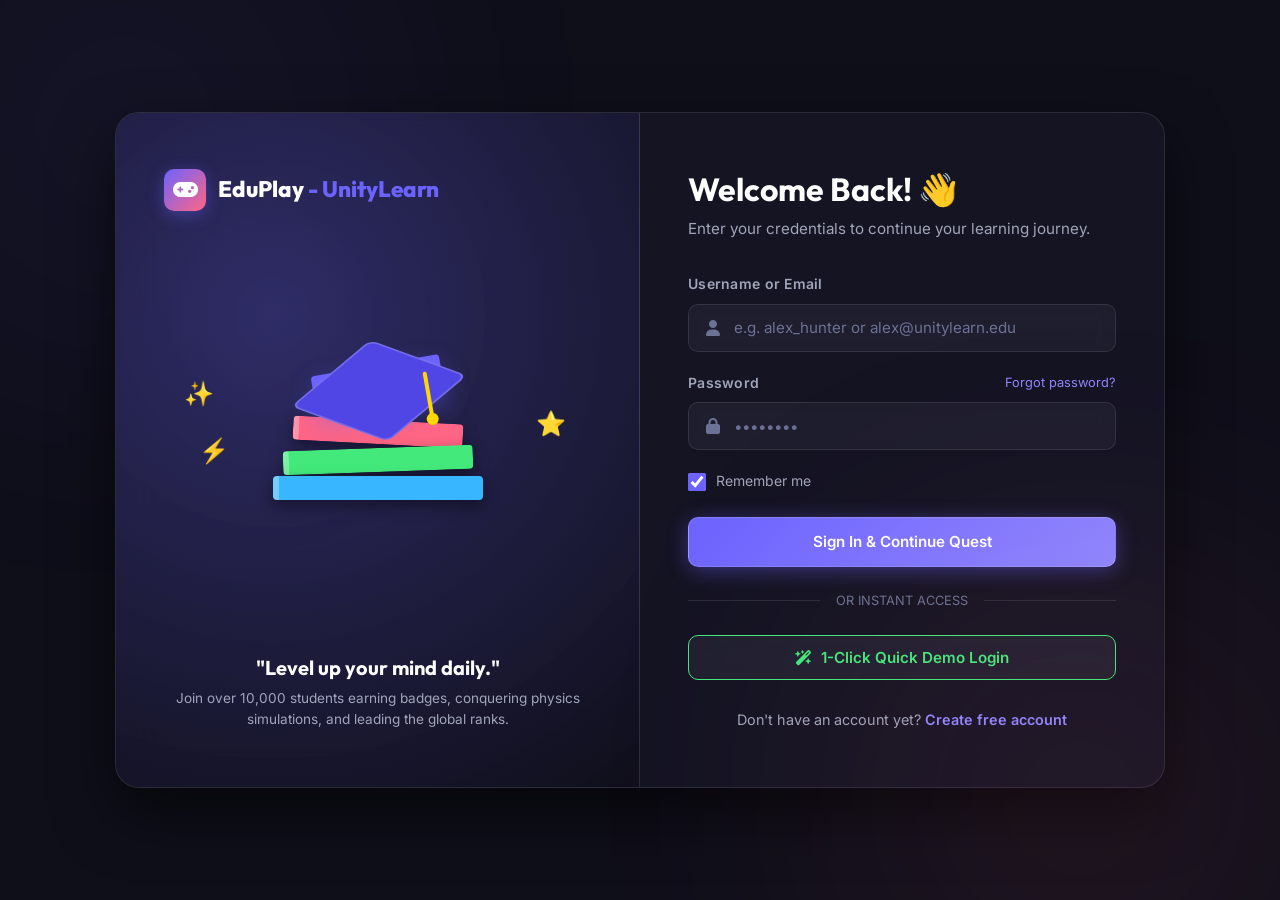
<file: frontend/pages/collaborative.html>
<!DOCTYPE html>
<html lang="en">
<head>
  <meta charset="UTF-8">
  <meta name="viewport" content="width=device-width, initial-scale=1.0">
  <title>Collaborative Guilds & Forums | EduPlay - UnityLearn</title>
  
  <!-- Font Awesome Icons -->
  <link rel="stylesheet" href="https://cdnjs.cloudflare.com/ajax/libs/font-awesome/6.5.0/css/all.min.css">
  
  <!-- Main CSS Design System -->
  <link rel="stylesheet" href="../css/main.css">

  <style>
    .collab-grid {
      display: grid;
      grid-template-columns: 1fr 360px;
      gap: 2rem;
    }

    /* Study Guilds Horizontal Carousel/Grid */
    .guilds-grid {
      display: grid;
      grid-template-columns: repeat(3, 1fr);
      gap: 1.5rem;
      margin-bottom: 3rem;
    }

    .guild-card {
      padding: 1.75rem;
      display: flex;
      flex-direction: column;
      border-radius: var(--radius-md);
      position: relative;
    }

    /* Forum Posts List */
    .post-card {
      padding: 1.75rem;
      margin-bottom: 1.25rem;
      border-radius: var(--radius-md);
      transition: var(--transition);
      cursor: pointer;
    }

    .post-card:hover {
      border-color: var(--primary-light);
    }

    .post-author-row {
      display: flex;
      align-items: center;
      gap: 0.75rem;
      margin-bottom: 0.85rem;
    }

    .post-actions-bar {
      display: flex;
      align-items: center;
      gap: 1.5rem;
      margin-top: 1.25rem;
      padding-top: 1rem;
      border-top: 1px solid rgba(255, 255, 255, 0.05);
      font-size: 0.85rem;
      color: var(--text-secondary);
    }

    .post-action-btn {
      display: flex;
      align-items: center;
      gap: 0.4rem;
      cursor: pointer;
      transition: var(--transition-fast);
      user-select: none;
    }

    .post-action-btn:hover {
      color: #FFFFFF;
    }

    .post-action-btn.liked {
      color: var(--secondary);
    }

    .post-action-btn.liked i {
      animation: pulse 0.4s ease;
    }

    /* Peer Review Exchange List */
    .peer-review-item {
      padding: 1.2rem;
      border-radius: var(--radius-sm);
      background: rgba(255, 255, 255, 0.03);
      border: 1px solid var(--border-color);
      margin-bottom: 1rem;
    }

    @media (max-width: 1100px) {
      .collab-grid {
        grid-template-columns: 1fr;
      }
      .guilds-grid {
        grid-template-columns: repeat(2, 1fr);
      }
    }

    @media (max-width: 650px) {
      .guilds-grid {
        grid-template-columns: 1fr;
      }
    }
  </style>
</head>
<body>

  <div class="app-layout">
    
    <!-- Unified Sidebar Navigation -->
    <aside class="app-sidebar">
      <div class="sidebar-header">
        <a href="../index.html" class="nav-brand">
          <div class="nav-brand-icon">
            <i class="fa-solid fa-gamepad"></i>
          </div>
          <span>EduPlay</span>
        </a>
      </div>

      <div class="sidebar-content">
        <div class="sidebar-heading">Navigation</div>
        
        <a href="../dashboard.html" class="nav-link-item">
          <i class="fa-solid fa-house"></i>
          <span>Dashboard</span>
        </a>

        <a href="game-learning.html" class="nav-link-item">
          <i class="fa-solid fa-trophy"></i>
          <span>Game Learning</span>
          <span class="nav-pill">XP</span>
        </a>

        <a href="simulations.html" class="nav-link-item">
          <i class="fa-solid fa-flask-vial"></i>
          <span>Simulations</span>
          <span class="nav-pill" style="background: rgba(67, 233, 123, 0.18); color: var(--accent);">Labs</span>
        </a>

        <a href="learning-paths.html" class="nav-link-item">
          <i class="fa-solid fa-route"></i>
          <span>Learning Paths</span>
        </a>

        <a href="collaborative.html" class="nav-link-item active">
          <i class="fa-solid fa-users"></i>
          <span>Collaborative</span>
        </a>

        <a href="analytics.html" class="nav-link-item">
          <i class="fa-solid fa-chart-line"></i>
          <span>Analytics</span>
        </a>

        <a href="authoring.html" class="nav-link-item">
          <i class="fa-solid fa-pen-ruler"></i>
          <span>Authoring</span>
        </a>

        <div class="sidebar-heading" style="margin-top: 1rem;">System</div>
        <a href="#" onclick="logout(); return false;" class="nav-link-item" style="color: var(--secondary);">
          <i class="fa-solid fa-arrow-right-from-bracket"></i>
          <span>Logout</span>
        </a>
      </div>

      <div class="sidebar-footer">
        <div class="user-mini-card">
          <div class="user-avatar user-avatar-initials">AH</div>
          <div class="user-details">
            <div class="user-name user-name-display">Alex Hunter</div>
            <div class="user-role user-level-display">Level 12 Scholar</div>
          </div>
        </div>
      </div>
    </aside>

    <!-- Main Content Area -->
    <div class="app-main">
      
      <!-- Top Bar -->
      <header class="app-topbar">
        <div class="topbar-left">
          <button class="mobile-toggle" aria-label="Toggle Navigation">
            <i class="fa-solid fa-bars"></i>
          </button>
          
          <div class="search-box">
            <i class="fa-solid fa-magnifying-glass"></i>
            <input type="text" id="forum-search-input" placeholder="Search discussion topics or guilds...">
          </div>
        </div>

        <div class="topbar-right">
          <div class="gamification-pill pill-streak user-streak-badge">
            <i class="fa-solid fa-fire text-secondary"></i> <span>7 Days</span>
          </div>

          <div class="gamification-pill pill-xp user-xp-badge">
            <i class="fa-solid fa-bolt text-gold"></i> <span>2,450 XP</span>
          </div>

          <div class="user-avatar user-avatar-initials" style="width: 38px; height: 38px; font-size: 0.85rem; cursor: pointer;">AH</div>
        </div>
      </header>

      <!-- Main Body -->
      <main class="page-container">
        
        <div class="page-header">
          <div>
            <h1 class="page-title">
              <i class="fa-solid fa-users text-info"></i>
              <span>Collaborative Learning & Guilds</span>
            </h1>
            <p class="page-subtitle">Learn with peers, solve tricky bottlenecks, and conduct structured peer code reviews.</p>
          </div>

          <div style="display: flex; gap: 0.75rem;">
            <button class="btn btn-outline btn-sm" onclick="openCreateGroupModal()">
              <i class="fa-solid fa-user-plus"></i> Create Guild
            </button>
            <button class="btn btn-primary btn-sm" onclick="openNewPostModal()">
              <i class="fa-solid fa-pen-to-square"></i> New Discussion
            </button>
          </div>
        </div>

        <!-- Section 1: Study Guilds / Circles -->
        <div style="display: flex; justify-content: space-between; align-items: center; margin-bottom: 1.25rem;">
          <h2 style="font-size: 1.35rem;">Active Study Guilds</h2>
          <span style="font-size: 0.85rem; color: var(--text-muted);">Voice & Text Rooms</span>
        </div>

        <div class="guilds-grid" id="guilds-container">
          <!-- Dynamically populated -->
        </div>

        <!-- Section 2: Discussions and Peer Review Split -->
        <div class="collab-grid">
          
          <!-- Left: Forum Feed -->
          <div>
            <div style="display: flex; justify-content: space-between; align-items: center; margin-bottom: 1.25rem;">
              <h2 style="font-size: 1.35rem;">Community Forum Discussions</h2>
              <div style="display: flex; gap: 0.5rem;" id="forum-filter-chips">
                <span class="tag tag-interactive active" data-cat="all">All</span>
                <span class="tag tag-interactive" data-cat="Programming">Programming</span>
                <span class="tag tag-interactive" data-cat="Science">Science</span>
                <span class="tag tag-interactive" data-cat="Study Groups">Study Groups</span>
              </div>
            </div>

            <div id="posts-container">
              <!-- Dynamically populated forum posts -->
            </div>
          </div>

          <!-- Right Sidebar: Pinned Announcements & Peer Reviews -->
          <div>
            
            <!-- Pinned Announcements -->
            <div class="glass-card" style="padding: 1.5rem; margin-bottom: 2rem;">
              <div style="display: flex; align-items: center; gap: 0.5rem; margin-bottom: 1rem;">
                <i class="fa-solid fa-thumbtack text-secondary"></i>
                <h3 style="font-size: 1.1rem;">Official Announcements</h3>
              </div>

              <div style="padding-bottom: 1rem; border-bottom: 1px solid rgba(255, 255, 255, 0.05); margin-bottom: 1rem;">
                <span class="badge badge-secondary" style="font-size: 0.7rem; margin-bottom: 0.4rem;">UPCOMING HACKATHON</span>
                <h4 style="font-size: 0.95rem; margin-bottom: 0.25rem;">Global Algorithmic Sprint 2024</h4>
                <p style="font-size: 0.8rem; color: var(--text-secondary);">Starts this Saturday at 14:00 UTC. +1000 XP prize pool for top 3 teams!</p>
              </div>

              <div>
                <span class="badge badge-accent" style="font-size: 0.7rem; margin-bottom: 0.4rem;">LIVE OFFICE HOURS</span>
                <h4 style="font-size: 0.95rem; margin-bottom: 0.25rem;">Dr. Marcus Vance (Systems Q&A)</h4>
                <p style="font-size: 0.8rem; color: var(--text-secondary);">Live in Audio Channel #Alpha right now answering architecture questions.</p>
              </div>
            </div>

            <!-- Peer Review Queue -->
            <div class="glass-card" style="padding: 1.5rem;">
              <div style="display: flex; justify-content: space-between; align-items: center; margin-bottom: 1rem;">
                <h3 style="font-size: 1.1rem; display: flex; align-items: center; gap: 0.5rem;">
                  <i class="fa-solid fa-clipboard-check text-accent"></i> Peer Review Queue
                </h3>
                <span class="badge badge-primary">+50 XP</span>
              </div>
              <p style="font-size: 0.8rem; color: var(--text-secondary); margin-bottom: 1.25rem;">
                Review student submissions to earn XP and strengthen your understanding.
              </p>

              <div class="peer-review-item">
                <div style="font-weight: 600; font-size: 0.88rem; margin-bottom: 0.25rem;">AVL Tree Self-Balancing Code</div>
                <div style="font-size: 0.75rem; color: var(--text-muted); margin-bottom: 0.75rem;">Submitted by Elena Rostova • 3h ago</div>
                <button class="btn btn-outline btn-sm" style="width: 100%;" onclick="openReviewModal('AVL Tree Balancing', 'Elena Rostova')">
                  Conduct Review
                </button>
              </div>

              <div class="peer-review-item">
                <div style="font-weight: 600; font-size: 0.88rem; margin-bottom: 0.25rem;">Newton Simulation Lab Report</div>
                <div style="font-size: 0.75rem; color: var(--text-muted); margin-bottom: 0.75rem;">Submitted by Kai Takahashi • Yesterday</div>
                <button class="btn btn-outline btn-sm" style="width: 100%;" onclick="openReviewModal('Newton Lab Report', 'Kai Takahashi')">
                  Conduct Review
                </button>
              </div>
            </div>

          </div>

        </div>

      </main>

    </div>
  </div>

  <!-- Modal 1: New Discussion Post -->
  <div class="modal-overlay" id="new-post-modal">
    <div class="modal-content" style="max-width: 650px;">
      <div class="modal-header">
        <h3 class="modal-title">Create New Discussion Topic</h3>
        <button class="modal-close" onclick="closeModal('new-post-modal')"><i class="fa-solid fa-xmark"></i></button>
      </div>

      <div class="modal-body">
        <form id="new-post-form">
          <div class="form-group">
            <label class="form-label" for="post-title">Discussion Title</label>
            <input type="text" id="post-title" class="form-input" placeholder="e.g. How does cache invalidation work in WebSockets?" required>
          </div>

          <div class="form-group">
            <label class="form-label" for="post-category">Category</label>
            <select id="post-category" class="form-select">
              <option value="Programming">Programming & Algorithms</option>
              <option value="Science">Science & Physics</option>
              <option value="Study Groups">Study Groups & Guilds</option>
              <option value="General">General Inquiries</option>
            </select>
          </div>

          <div class="form-group">
            <label class="form-label" for="post-content">Detailed Question or Insight</label>
            <textarea id="post-content" class="form-textarea" placeholder="Explain your thinking or provide code snippets..." rows="6" required></textarea>
          </div>

          <div style="display: flex; justify-content: flex-end; gap: 1rem; margin-top: 1.5rem;">
            <button type="button" class="btn btn-outline" onclick="closeModal('new-post-modal')">Cancel</button>
            <button type="submit" class="btn btn-primary"><i class="fa-solid fa-paper-plane"></i> Publish Post</button>
          </div>
        </form>
      </div>
    </div>
  </div>

  <!-- Modal 2: Post Detail & Comments Thread -->
  <div class="modal-overlay" id="post-detail-modal">
    <div class="modal-content" style="max-width: 720px;">
      <div class="modal-header">
        <div>
          <span class="badge badge-primary" id="detail-post-category" style="margin-bottom: 0.35rem;">Category</span>
          <h3 class="modal-title" id="detail-post-title">Post Title</h3>
        </div>
        <button class="modal-close" onclick="closeModal('post-detail-modal')"><i class="fa-solid fa-xmark"></i></button>
      </div>

      <div class="modal-body">
        <div class="post-author-row" style="margin-bottom: 1.25rem;">
          <div class="user-avatar" id="detail-post-avatar" style="width: 36px; height: 36px; font-size: 0.85rem;">KT</div>
          <div>
            <div style="font-weight: 600; font-size: 0.9rem;" id="detail-post-author">Author Name</div>
            <div style="font-size: 0.75rem; color: var(--text-muted);" id="detail-post-time">2 hours ago</div>
          </div>
        </div>

        <p id="detail-post-content" style="color: var(--text-primary); font-size: 0.95rem; line-height: 1.7; margin-bottom: 2rem;">
          Full post body...
        </p>

        <h4 style="font-size: 1.1rem; margin-bottom: 1rem; display: flex; align-items: center; gap: 0.5rem;">
          <i class="fa-regular fa-comments"></i> <span>Responses & Insights</span>
        </h4>

        <!-- Comments Container -->
        <div id="detail-comments-container" style="display: flex; flex-direction: column; gap: 1rem; margin-bottom: 2rem;">
          <!-- Dynamically populated comments -->
        </div>

        <!-- Add Comment Form -->
        <div class="glass-card" style="padding: 1.25rem; background: rgba(255, 255, 255, 0.02);">
          <div style="font-weight: 600; font-size: 0.85rem; margin-bottom: 0.6rem;">Leave a constructive reply</div>
          <div style="display: flex; gap: 0.75rem;">
            <input type="text" id="comment-input-field" class="form-input" placeholder="Share your insight or ask a follow-up...">
            <button class="btn btn-primary btn-sm" id="comment-submit-btn">
              <i class="fa-solid fa-reply"></i> Reply
            </button>
          </div>
        </div>
      </div>
    </div>
  </div>

  <!-- Modal 3: Create Study Guild -->
  <div class="modal-overlay" id="create-group-modal">
    <div class="modal-content" style="max-width: 580px;">
      <div class="modal-header">
        <h3 class="modal-title">Form a New Study Guild</h3>
        <button class="modal-close" onclick="closeModal('create-group-modal')"><i class="fa-solid fa-xmark"></i></button>
      </div>

      <div class="modal-body">
        <form id="create-group-form">
          <div class="form-group">
            <label class="form-label">Guild Name</label>
            <input type="text" id="group-name" class="form-input" placeholder="e.g. Distributed Systems Syndicate" required>
          </div>

          <div class="form-group">
            <label class="form-label">Primary Subject</label>
            <select id="group-subject" class="form-select">
              <option value="Computer Science">Computer Science & Coding</option>
              <option value="Physics">Physics & Astronomy</option>
              <option value="Mathematics">Pure Mathematics</option>
              <option value="Artificial Intelligence">Machine Learning</option>
            </select>
          </div>

          <div class="form-group">
            <label class="form-label">Max Members</label>
            <input type="number" id="group-max" class="form-input" value="40" min="5" max="100">
          </div>

          <div class="form-group">
            <label class="form-label">Guild Mission / Description</label>
            <textarea id="group-desc" class="form-textarea" placeholder="Describe the focus and meeting times..."></textarea>
          </div>

          <div style="display: flex; justify-content: flex-end; gap: 1rem; margin-top: 1.5rem;">
            <button type="button" class="btn btn-outline" onclick="closeModal('create-group-modal')">Cancel</button>
            <button type="submit" class="btn btn-primary"><i class="fa-solid fa-shield-halved"></i> Inaugurate Guild</button>
          </div>
        </form>
      </div>
    </div>
  </div>

  <!-- Modal 4: Peer Review Evaluation -->
  <div class="modal-overlay" id="peer-review-modal">
    <div class="modal-content" style="max-width: 600px;">
      <div class="modal-header">
        <h3 class="modal-title" id="review-modal-title">Evaluate Peer Submission</h3>
        <button class="modal-close" onclick="closeModal('peer-review-modal')"><i class="fa-solid fa-xmark"></i></button>
      </div>

      <div class="modal-body">
        <div style="margin-bottom: 1.25rem;">
          <div style="font-size: 0.85rem; color: var(--text-muted);">Author: <span id="review-author-name" style="color: #FFFFFF; font-weight: 600;">Elena</span></div>
        </div>

        <div class="form-group">
          <label class="form-label">Rubric Score (1 to 5 Stars)</label>
          <div style="display: flex; gap: 0.5rem; font-size: 1.5rem; color: var(--gold); cursor: pointer;" id="star-rating-box">
            <i class="fa-solid fa-star star" data-val="1"></i>
            <i class="fa-solid fa-star star" data-val="2"></i>
            <i class="fa-solid fa-star star" data-val="3"></i>
            <i class="fa-solid fa-star star" data-val="4"></i>
            <i class="fa-solid fa-star star" data-val="5"></i>
          </div>
        </div>

        <div class="form-group">
          <label class="form-label">Constructive Feedback & Suggestions</label>
          <textarea id="review-feedback-text" class="form-textarea" rows="4" placeholder="Detail what was done exceptionally and what can be optimized..."></textarea>
        </div>

        <div style="display: flex; justify-content: flex-end; gap: 1rem; margin-top: 1.5rem;">
          <button type="button" class="btn btn-outline" onclick="closeModal('peer-review-modal')">Cancel</button>
          <button type="button" class="btn btn-accent" onclick="submitReviewFeedback()"><i class="fa-solid fa-check"></i> Submit Review (+50 XP)</button>
        </div>
      </div>
    </div>
  </div>

  <!-- Scripts -->
  <script src="../js/api.js"></script>
  <script src="../js/auth.js"></script>
  <script>
    let forumPosts = [];
    let studyGroups = [];
    let currentDetailPost = null;

    document.addEventListener('DOMContentLoaded', async () => {
      checkAuth(true);
      initNavUser();

      await loadStudyGroups();
      await loadForumPosts();
      setupForumFilters();
      setupModals();
    });

    async function loadStudyGroups() {
      try {
        studyGroups = await EduPlayAPI.getStudyGroups();
        renderStudyGroups();
      } catch (e) {
        console.error(e);
      }
    }

    function renderStudyGroups() {
      const container = document.getElementById('guilds-container');
      container.innerHTML = studyGroups.map(g => `
        <div class="glass-card guild-card">
          <div style="display: flex; justify-content: space-between; align-items: center; margin-bottom: 0.75rem;">
            <span class="badge badge-primary">${g.subject}</span>
            <span style="font-size: 0.8rem; color: var(--text-muted);"><i class="fa-solid fa-users"></i> ${g.members}/${g.max_members}</span>
          </div>

          <h3 style="font-size: 1.15rem; margin-bottom: 0.5rem;">${g.name}</h3>
          <p style="font-size: 0.85rem; color: var(--text-secondary); line-height: 1.5; margin-bottom: 1.25rem; flex: 1;">
            ${g.description}
          </p>

          <button class="btn ${g.is_joined ? 'btn-outline' : 'btn-accent'} btn-sm" onclick="toggleJoinGuild(${g.id})">
            ${g.is_joined ? '<i class="fa-solid fa-check"></i> Joined (Leave)' : '<i class="fa-solid fa-plus"></i> Join Guild'}
          </button>
        </div>
      `).join('');
    }

    async function toggleJoinGuild(id) {
      const res = await EduPlayAPI.joinGroup(id);
      showToast(res.is_joined ? 'Joined Guild! Chat access unlocked.' : 'Left Guild.', res.is_joined ? 'success' : 'info');
      renderStudyGroups();
    }

    async function loadForumPosts(category = 'all') {
      try {
        forumPosts = await EduPlayAPI.getForumPosts(category);
        renderForumPosts();
      } catch (e) {
        console.error(e);
      }
    }

    function renderForumPosts() {
      const container = document.getElementById('posts-container');
      container.innerHTML = forumPosts.map(p => `
        <div class="glass-card post-card" onclick="openPostDetail(${p.id})">
          <div class="post-author-row">
            <div class="user-avatar" style="width: 38px; height: 38px; font-size: 0.85rem;">${p.author_avatar}</div>
            <div>
              <div style="font-weight: 600; font-size: 0.9rem; color: #FFFFFF;">
                ${p.author} <span class="badge badge-primary" style="font-size: 0.65rem; margin-left: 0.35rem;">${p.author_badge}</span>
              </div>
              <div style="font-size: 0.75rem; color: var(--text-muted);">${p.created_at} • in ${p.category}</div>
            </div>
          </div>

          <h3 style="font-size: 1.15rem; margin-bottom: 0.5rem; line-height: 1.4;">${p.title}</h3>
          <p style="color: var(--text-secondary); font-size: 0.88rem; line-height: 1.6;">
            ${p.content.substring(0, 160)}...
          </p>

          <div class="post-actions-bar" onclick="event.stopPropagation()">
            <div class="post-action-btn ${p.is_liked ? 'liked' : ''}" onclick="toggleLikePost(${p.id}, this)">
              <i class="fa-${p.is_liked ? 'solid' : 'regular'} fa-heart"></i>
              <span>${p.likes} Likes</span>
            </div>
            <div class="post-action-btn" onclick="openPostDetail(${p.id})">
              <i class="fa-regular fa-comment"></i>
              <span>${p.replies_count} Replies</span>
            </div>
          </div>
        </div>
      `).join('');
    }

    async function toggleLikePost(postId, btn) {
      const res = await EduPlayAPI.likePost(postId);
      const post = forumPosts.find(p => p.id === postId);
      if (post) {
        post.likes = res.likes;
        post.is_liked = res.is_liked;
      }
      renderForumPosts();
    }

    function openPostDetail(postId) {
      currentDetailPost = forumPosts.find(p => p.id === Number(postId));
      if (!currentDetailPost) return;

      document.getElementById('detail-post-title').textContent = currentDetailPost.title;
      document.getElementById('detail-post-category').textContent = currentDetailPost.category;
      document.getElementById('detail-post-avatar').textContent = currentDetailPost.author_avatar;
      document.getElementById('detail-post-author').textContent = currentDetailPost.author;
      document.getElementById('detail-post-time').textContent = currentDetailPost.created_at;
      document.getElementById('detail-post-content').textContent = currentDetailPost.content;

      renderComments();
      openModal('post-detail-modal');

      const replyBtn = document.getElementById('comment-submit-btn');
      replyBtn.onclick = handleAddComment;
    }

    function renderComments() {
      const container = document.getElementById('detail-comments-container');
      if (!currentDetailPost.comments || currentDetailPost.comments.length === 0) {
        container.innerHTML = '<div style="color: var(--text-muted); font-size: 0.85rem; text-align: center; padding: 1rem;">No replies yet. Be the first to share your thoughts!</div>';
        return;
      }

      container.innerHTML = currentDetailPost.comments.map(c => `
        <div style="display: flex; gap: 0.85rem; padding: 0.85rem 1rem; border-radius: var(--radius-sm); background: rgba(255, 255, 255, 0.03); border: 1px solid var(--border-color);">
          <div class="user-avatar" style="width: 32px; height: 32px; font-size: 0.75rem;">${c.author_avatar}</div>
          <div style="flex: 1;">
            <div style="display: flex; justify-content: space-between; margin-bottom: 0.25rem;">
              <span style="font-weight: 600; font-size: 0.85rem; color: #FFFFFF;">${c.author}</span>
              <span style="font-size: 0.72rem; color: var(--text-muted);">${c.created_at}</span>
            </div>
            <p style="font-size: 0.85rem; color: var(--text-secondary); line-height: 1.5;">${c.text}</p>
          </div>
        </div>
      `).join('');
    }

    async function handleAddComment() {
      const input = document.getElementById('comment-input-field');
      const text = input.value.trim();
      if (!text) return;

      const newComment = await EduPlayAPI.addComment(currentDetailPost.id, text);
      input.value = '';
      renderComments();
      renderForumPosts();
      showToast('Reply posted!', 'success');
    }

    function setupForumFilters() {
      const chips = document.querySelectorAll('#forum-filter-chips .tag');
      chips.forEach(chip => {
        chip.addEventListener('click', () => {
          chips.forEach(c => c.classList.remove('active'));
          chip.classList.add('active');
          const cat = chip.dataset.cat;
          loadForumPosts(cat);
        });
      });

      const searchInput = document.getElementById('forum-search-input');
      if (searchInput) {
        searchInput.addEventListener('input', (e) => {
          const q = e.target.value.toLowerCase();
          const filtered = forumPosts.filter(p => p.title.toLowerCase().includes(q) || p.content.toLowerCase().includes(q));
          const container = document.getElementById('posts-container');
          container.innerHTML = filtered.map(p => `
            <div class="glass-card post-card" onclick="openPostDetail(${p.id})">
              <h3>${p.title}</h3>
              <p>${p.content.substring(0, 140)}...</p>
            </div>
          `).join('');
        });
      }
    }

    // Modal Control Helpers
    function openModal(id) {
      document.getElementById(id).classList.add('active');
    }
    function closeModal(id) {
      document.getElementById(id).classList.remove('active');
    }

    function openNewPostModal() {
      openModal('new-post-modal');
    }

    function openCreateGroupModal() {
      openModal('create-group-modal');
    }

    function setupModals() {
      // New post submit
      document.getElementById('new-post-form').addEventListener('submit', async (e) => {
        e.preventDefault();
        const title = document.getElementById('post-title').value;
        const category = document.getElementById('post-category').value;
        const content = document.getElementById('post-content').value;

        await EduPlayAPI.createPost({ title, category, content });
        closeModal('new-post-modal');
        showToast('Discussion published to community!', 'success');
        renderForumPosts();
      });

      // Create group submit
      document.getElementById('create-group-form').addEventListener('submit', async (e) => {
        e.preventDefault();
        const name = document.getElementById('group-name').value;
        const subject = document.getElementById('group-subject').value;
        const max = parseInt(document.getElementById('group-max').value);
        const desc = document.getElementById('group-desc').value;

        studyGroups.unshift({
          id: Date.now(),
          name,
          subject,
          members: 1,
          max_members: max,
          is_joined: true,
          description: desc
        });

        closeModal('create-group-modal');
        showToast(`Guild "${name}" successfully formed!`, 'success');
        renderStudyGroups();
      });
    }

    // Peer Review Modal
    function openReviewModal(taskName, author) {
      document.getElementById('review-modal-title').textContent = `Review: ${taskName}`;
      document.getElementById('review-author-name').textContent = author;
      openModal('peer-review-modal');
    }

    function submitReviewFeedback() {
      closeModal('peer-review-modal');
      showToast('Feedback submitted! You earned +50 XP ⚡', 'success');
      const user = getUserData();
      user.xp = (user.xp || 2450) + 50;
      setUserData(user);
    }
  </script>
</body>
</html>
</file>
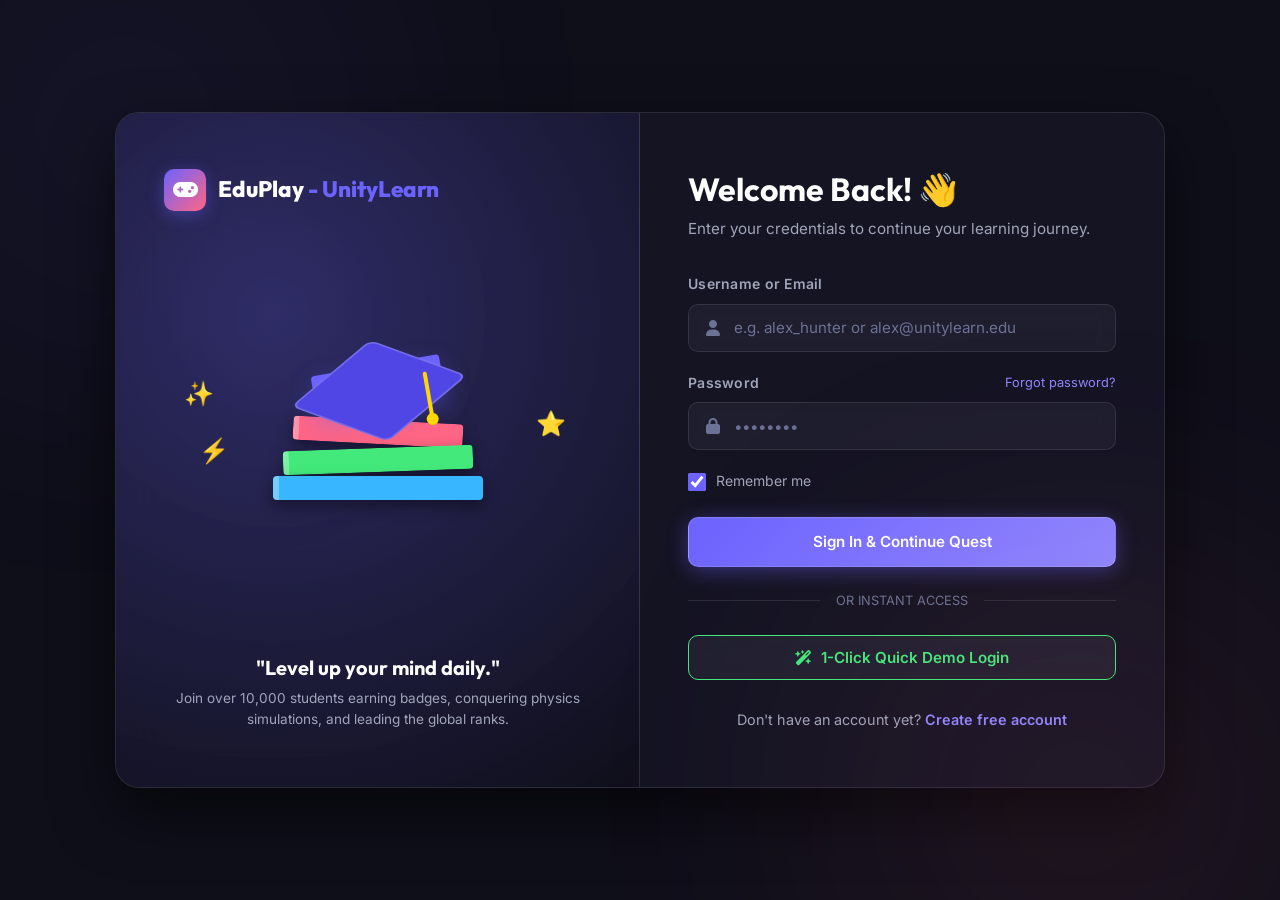
<file: frontend/pages/game-learning.html>
<!DOCTYPE html>
<html lang="en">
<head>
  <meta charset="UTF-8">
  <meta name="viewport" content="width=device-width, initial-scale=1.0">
  <title>Game-Based Learning | EduPlay - UnityLearn</title>
  
  <!-- Font Awesome Icons -->
  <link rel="stylesheet" href="https://cdnjs.cloudflare.com/ajax/libs/font-awesome/6.5.0/css/all.min.css">
  
  <!-- Main CSS Design System -->
  <link rel="stylesheet" href="../css/main.css">

  <style>
    .game-layout-grid {
      display: grid;
      grid-template-columns: 1fr 340px;
      gap: 2rem;
    }

    .category-chips {
      display: flex;
      gap: 0.65rem;
      overflow-x: auto;
      padding-bottom: 0.5rem;
      margin-bottom: 2rem;
    }

    .category-chip {
      padding: 0.55rem 1.2rem;
      border-radius: var(--radius-full);
      background: rgba(255, 255, 255, 0.05);
      border: 1px solid var(--border-color);
      color: var(--text-secondary);
      font-size: 0.88rem;
      font-weight: 600;
      cursor: pointer;
      white-space: nowrap;
      transition: var(--transition-fast);
    }

    .category-chip:hover, .category-chip.active {
      background: var(--primary);
      border-color: var(--primary-light);
      color: #FFFFFF;
      box-shadow: 0 0 16px var(--primary-glow);
    }

    .quizzes-grid {
      display: grid;
      grid-template-columns: repeat(2, 1fr);
      gap: 1.5rem;
      margin-bottom: 3rem;
    }

    .quiz-card {
      padding: 1.85rem;
      display: flex;
      flex-direction: column;
      border-radius: var(--radius-md);
      position: relative;
    }

    .quiz-card-top {
      display: flex;
      align-items: center;
      justify-content: space-between;
      margin-bottom: 1rem;
    }

    .quiz-meta-row {
      display: flex;
      gap: 1.25rem;
      font-size: 0.825rem;
      color: var(--text-secondary);
      margin: 1rem 0 1.5rem;
      flex-wrap: wrap;
    }

    .quiz-meta-item {
      display: flex;
      align-items: center;
      gap: 0.4rem;
    }

    /* Badges Showcase Grid */
    .badges-grid {
      display: grid;
      grid-template-columns: repeat(4, 1fr);
      gap: 1.25rem;
    }

    .badge-card {
      padding: 1.5rem;
      text-align: center;
      border-radius: var(--radius-md);
      display: flex;
      flex-direction: column;
      align-items: center;
    }

    .badge-icon-circle {
      width: 60px;
      height: 60px;
      border-radius: 50%;
      background: rgba(255, 255, 255, 0.06);
      display: flex;
      align-items: center;
      justify-content: center;
      font-size: 1.8rem;
      margin-bottom: 0.85rem;
      box-shadow: 0 0 20px rgba(0, 0, 0, 0.3);
      position: relative;
    }

    .badge-card.unlocked .badge-icon-circle {
      border: 2px solid var(--accent);
      box-shadow: 0 0 20px var(--accent-glow);
    }

    .badge-card.locked {
      opacity: 0.45;
      filter: grayscale(1);
    }

    /* Interactive Quiz Modal Specifics */
    .quiz-option-btn {
      width: 100%;
      text-align: left;
      padding: 1.1rem 1.4rem;
      margin-bottom: 0.85rem;
      background: rgba(255, 255, 255, 0.04);
      border: 1px solid var(--border-color);
      border-radius: var(--radius-sm);
      color: var(--text-primary);
      font-size: 0.95rem;
      display: flex;
      align-items: center;
      gap: 1rem;
      transition: var(--transition-fast);
      cursor: pointer;
    }

    .quiz-option-btn:hover {
      background: rgba(108, 99, 255, 0.15);
      border-color: var(--primary);
    }

    .quiz-option-btn.selected {
      background: rgba(108, 99, 255, 0.25);
      border-color: var(--primary-light);
      box-shadow: 0 0 15px var(--primary-glow);
    }

    .quiz-option-key {
      width: 32px;
      height: 32px;
      border-radius: 50%;
      background: rgba(255, 255, 255, 0.08);
      display: flex;
      align-items: center;
      justify-content: center;
      font-weight: 700;
      font-size: 0.85rem;
      flex-shrink: 0;
    }

    .quiz-option-btn.selected .quiz-option-key {
      background: var(--primary);
      color: #FFFFFF;
    }

    @media (max-width: 1100px) {
      .game-layout-grid {
        grid-template-columns: 1fr;
      }
      .badges-grid {
        grid-template-columns: repeat(2, 1fr);
      }
    }

    @media (max-width: 650px) {
      .quizzes-grid {
        grid-template-columns: 1fr;
      }
      .badges-grid {
        grid-template-columns: 1fr;
      }
    }
  </style>
</head>
<body>

  <div class="app-layout">
    
    <!-- Unified Sidebar Navigation -->
    <aside class="app-sidebar">
      <div class="sidebar-header">
        <a href="../index.html" class="nav-brand">
          <div class="nav-brand-icon">
            <i class="fa-solid fa-gamepad"></i>
          </div>
          <span>EduPlay</span>
        </a>
      </div>

      <div class="sidebar-content">
        <div class="sidebar-heading">Navigation</div>
        
        <a href="../dashboard.html" class="nav-link-item">
          <i class="fa-solid fa-house"></i>
          <span>Dashboard</span>
        </a>

        <a href="game-learning.html" class="nav-link-item active">
          <i class="fa-solid fa-trophy"></i>
          <span>Game Learning</span>
          <span class="nav-pill">XP</span>
        </a>

        <a href="simulations.html" class="nav-link-item">
          <i class="fa-solid fa-flask-vial"></i>
          <span>Simulations</span>
          <span class="nav-pill" style="background: rgba(67, 233, 123, 0.18); color: var(--accent);">Labs</span>
        </a>

        <a href="learning-paths.html" class="nav-link-item">
          <i class="fa-solid fa-route"></i>
          <span>Learning Paths</span>
        </a>

        <a href="collaborative.html" class="nav-link-item">
          <i class="fa-solid fa-users"></i>
          <span>Collaborative</span>
        </a>

        <a href="analytics.html" class="nav-link-item">
          <i class="fa-solid fa-chart-line"></i>
          <span>Analytics</span>
        </a>

        <a href="authoring.html" class="nav-link-item">
          <i class="fa-solid fa-pen-ruler"></i>
          <span>Authoring</span>
        </a>

        <div class="sidebar-heading" style="margin-top: 1rem;">System</div>
        <a href="#" onclick="logout(); return false;" class="nav-link-item" style="color: var(--secondary);">
          <i class="fa-solid fa-arrow-right-from-bracket"></i>
          <span>Logout</span>
        </a>
      </div>

      <div class="sidebar-footer">
        <div class="user-mini-card">
          <div class="user-avatar user-avatar-initials">AH</div>
          <div class="user-details">
            <div class="user-name user-name-display">Alex Hunter</div>
            <div class="user-role user-level-display">Level 12 Scholar</div>
          </div>
        </div>
      </div>
    </aside>

    <!-- Main Content Area -->
    <div class="app-main">
      
      <!-- Top Bar -->
      <header class="app-topbar">
        <div class="topbar-left">
          <button class="mobile-toggle" aria-label="Toggle Navigation">
            <i class="fa-solid fa-bars"></i>
          </button>
          
          <div class="search-box">
            <i class="fa-solid fa-magnifying-glass"></i>
            <input type="text" id="quiz-search-input" placeholder="Search quizzes or topics...">
          </div>
        </div>

        <div class="topbar-right">
          <div class="gamification-pill pill-streak user-streak-badge">
            <i class="fa-solid fa-fire text-secondary"></i> <span>7 Days</span>
          </div>

          <div class="gamification-pill pill-xp user-xp-badge">
            <i class="fa-solid fa-bolt text-gold"></i> <span>2,450 XP</span>
          </div>

          <div class="user-avatar user-avatar-initials" style="width: 38px; height: 38px; font-size: 0.85rem; cursor: pointer;">AH</div>
        </div>
      </header>

      <!-- Page Body -->
      <main class="page-container">
        
        <div class="page-header">
          <div>
            <h1 class="page-title">
              <i class="fa-solid fa-trophy text-gold"></i>
              <span>Game-Based Quests & Leaderboard</span>
            </h1>
            <p class="page-subtitle">Test your mastery under pressure, earn XP multipliers, and rise to global fame.</p>
          </div>

          <div style="display: flex; gap: 0.75rem;">
            <button class="btn btn-outline btn-sm" onclick="showToast('Daily Quest resets in 5h 22m!', 'info')">
              <i class="fa-solid fa-clock-rotate-left"></i> Daily Quest (Active)
            </button>
          </div>
        </div>

        <!-- Category Selector Chips -->
        <div class="category-chips">
          <div class="category-chip active" data-category="all">All Quests</div>
          <div class="category-chip" data-category="Programming">Programming & CS</div>
          <div class="category-chip" data-category="Science">Science & Quantum</div>
          <div class="category-chip" data-category="Mathematics">Mathematics & Logic</div>
          <div class="category-chip" data-category="Engineering">Engineering</div>
        </div>

        <div class="game-layout-grid">
          
          <!-- Left Column: Available Quizzes & My Badges -->
          <div>
            <div style="display: flex; justify-content: space-between; align-items: center; margin-bottom: 1.25rem;">
              <h2 style="font-size: 1.35rem;">Available Quizzes</h2>
              <span style="font-size: 0.85rem; color: var(--text-muted);" id="quiz-count-label">3 Available</span>
            </div>

            <!-- Quiz Grid -->
            <div class="quizzes-grid" id="quizzes-container">
              <!-- Dynamically populated -->
            </div>

            <!-- Badges Section -->
            <div style="margin-top: 1rem; margin-bottom: 1.25rem; display: flex; justify-content: space-between; align-items: center;">
              <div>
                <h2 style="font-size: 1.35rem;">My Trophy Showcase</h2>
                <p style="font-size: 0.85rem; color: var(--text-secondary);">Earn badges by scoring 75%+ on qualifying quests.</p>
              </div>
              <span class="badge badge-gold">4 / 8 Unlocked</span>
            </div>

            <div class="badges-grid">
              <div class="glass-card badge-card unlocked">
                <div class="badge-icon-circle">🏆</div>
                <h4 style="font-size: 0.95rem; margin-bottom: 0.25rem;">Algorithm Ace</h4>
                <p style="font-size: 0.75rem; color: var(--accent); font-weight: 600;">Epic Badge</p>
                <div style="font-size: 0.72rem; color: var(--text-muted); margin-top: 0.35rem;">Python DSA Mastery</div>
              </div>

              <div class="glass-card badge-card unlocked">
                <div class="badge-icon-circle">⚛️</div>
                <h4 style="font-size: 0.95rem; margin-bottom: 0.25rem;">Quantum Pioneer</h4>
                <p style="font-size: 0.75rem; color: #8E87FF; font-weight: 600;">Rare Badge</p>
                <div style="font-size: 0.72rem; color: var(--text-muted); margin-top: 0.35rem;">Dual-Slit Solved</div>
              </div>

              <div class="glass-card badge-card unlocked">
                <div class="badge-icon-circle">🧠</div>
                <h4 style="font-size: 0.95rem; margin-bottom: 0.25rem;">Logic Master</h4>
                <p style="font-size: 0.75rem; color: var(--text-secondary); font-weight: 600;">Common</p>
                <div style="font-size: 0.72rem; color: var(--text-muted); margin-top: 0.35rem;">Boolean Truth Tables</div>
              </div>

              <div class="glass-card badge-card unlocked">
                <div class="badge-icon-circle">🔥</div>
                <h4 style="font-size: 0.95rem; margin-bottom: 0.25rem;">7-Day Streak</h4>
                <p style="font-size: 0.75rem; color: var(--secondary); font-weight: 600;">Special</p>
                <div style="font-size: 0.72rem; color: var(--text-muted); margin-top: 0.35rem;">Unbroken Momentum</div>
              </div>

              <div class="glass-card badge-card locked">
                <div class="badge-icon-circle">⚡</div>
                <h4 style="font-size: 0.95rem; margin-bottom: 0.25rem;">Tesla Circuit Guru</h4>
                <p style="font-size: 0.75rem; color: var(--text-muted);">Locked</p>
                <div style="font-size: 0.72rem; color: var(--text-muted); margin-top: 0.35rem;">Complete Ohm's Lab</div>
              </div>

              <div class="glass-card badge-card locked">
                <div class="badge-icon-circle">🌌</div>
                <h4 style="font-size: 0.95rem; margin-bottom: 0.25rem;">Grandmaster</h4>
                <p style="font-size: 0.75rem; color: var(--text-muted);">Locked</p>
                <div style="font-size: 0.72rem; color: var(--text-muted); margin-top: 0.35rem;">Reach Top 3 Worldwide</div>
              </div>

              <div class="glass-card badge-card locked">
                <div class="badge-icon-circle">🧬</div>
                <h4 style="font-size: 0.95rem; margin-bottom: 0.25rem;">Bio Architect</h4>
                <p style="font-size: 0.75rem; color: var(--text-muted);">Locked</p>
                <div style="font-size: 0.72rem; color: var(--text-muted); margin-top: 0.35rem;">Cell Biology Quiz</div>
              </div>

              <div class="glass-card badge-card locked">
                <div class="badge-icon-circle">🚀</div>
                <h4 style="font-size: 0.95rem; margin-bottom: 0.25rem;">Relativity Speedster</h4>
                <p style="font-size: 0.75rem; color: var(--text-muted);">Locked</p>
                <div style="font-size: 0.72rem; color: var(--text-muted); margin-top: 0.35rem;">Speed of light simulation</div>
              </div>
            </div>
          </div>

          <!-- Right Column: Live Global Leaderboard -->
          <div>
            <div class="glass-card" style="padding: 1.75rem; position: sticky; top: 90px;">
              <div style="display: flex; justify-content: space-between; align-items: center; margin-bottom: 1.25rem;">
                <h3 style="font-size: 1.15rem; display: flex; align-items: center; gap: 0.5rem;">
                  <i class="fa-solid fa-ranking-star text-gold"></i> Hall of Fame
                </h3>
                <span class="badge badge-primary">Weekly</span>
              </div>

              <p style="font-size: 0.8rem; color: var(--text-muted); margin-bottom: 1rem;">
                Top scholars competing across all STEM quest categories.
              </p>

              <div id="full-leaderboard-list">
                <!-- Dynamically loaded -->
              </div>
            </div>
          </div>

        </div>

      </main>

    </div>
  </div>

  <!-- Interactive Quiz Modal -->
  <div class="modal-overlay" id="quiz-modal">
    <div class="modal-content" style="max-width: 680px;">
      
      <!-- Step 1: Instructions Screen -->
      <div id="modal-step-intro" style="padding: 2rem;">
        <div style="text-align: center; margin-bottom: 2rem;">
          <div style="width: 72px; height: 72px; border-radius: 50%; background: rgba(108, 99, 255, 0.2); color: var(--primary-light); font-size: 2.2rem; display: flex; align-items: center; justify-content: center; margin: 0 auto 1.25rem;">
            <i class="fa-solid fa-gamepad"></i>
          </div>
          <h2 id="modal-quiz-title" style="font-size: 1.75rem; margin-bottom: 0.5rem;">Quiz Title</h2>
          <p id="modal-quiz-desc" style="color: var(--text-secondary); font-size: 0.95rem;">Quiz instructions overview</p>
        </div>

        <div class="glass-card" style="padding: 1.25rem; margin-bottom: 2rem; background: rgba(255, 255, 255, 0.03);">
          <div style="display: grid; grid-template-columns: repeat(3, 1fr); text-align: center; gap: 1rem;">
            <div>
              <div style="font-size: 0.8rem; color: var(--text-muted);">Reward</div>
              <div id="modal-quiz-xp" style="font-weight: 700; color: var(--gold); font-size: 1.1rem;">+200 XP</div>
            </div>
            <div>
              <div style="font-size: 0.8rem; color: var(--text-muted);">Questions</div>
              <div id="modal-quiz-qcount" style="font-weight: 700; color: #FFFFFF; font-size: 1.1rem;">5 Questions</div>
            </div>
            <div>
              <div style="font-size: 0.8rem; color: var(--text-muted);">Time Limit</div>
              <div id="modal-quiz-time" style="font-weight: 700; color: var(--accent); font-size: 1.1rem;">5 Mins</div>
            </div>
          </div>
        </div>

        <div style="display: flex; gap: 1rem;">
          <button class="btn btn-outline" style="flex: 1;" onclick="closeQuizModal()">Cancel</button>
          <button class="btn btn-primary" style="flex: 2;" id="start-quiz-btn">
            <i class="fa-solid fa-play"></i> Start Challenge Now
          </button>
        </div>
      </div>

      <!-- Step 2: Question Active Screen -->
      <div id="modal-step-question" style="display: none; padding: 2rem;">
        <div style="display: flex; justify-content: space-between; align-items: center; margin-bottom: 1.5rem;">
          <span class="badge badge-primary" id="quiz-question-counter">Question 1 of 5</span>
          <div style="display: flex; align-items: center; gap: 0.5rem; font-weight: 700; color: var(--secondary);" id="quiz-timer-display">
            <i class="fa-regular fa-clock"></i> <span id="quiz-timer-seconds">05:00</span>
          </div>
        </div>

        <div class="progress-bar-container" style="height: 6px; margin-bottom: 1.75rem;">
          <div id="quiz-progress-bar" class="progress-fill" style="width: 20%;"></div>
        </div>

        <h3 id="quiz-question-text" style="font-size: 1.25rem; line-height: 1.5; margin-bottom: 1.75rem;">
          Question prompt will appear here...
        </h3>

        <!-- Options Container -->
        <div id="quiz-options-container">
          <!-- Dynamic Option Buttons -->
        </div>

        <div style="margin-top: 2rem; display: flex; justify-content: space-between; align-items: center;">
          <button class="btn btn-outline btn-sm" onclick="closeQuizModal()">Quit Quiz</button>
          <button class="btn btn-primary" id="quiz-next-btn" disabled>
            Next Question <i class="fa-solid fa-arrow-right"></i>
          </button>
        </div>
      </div>

      <!-- Step 3: Results Celebration Screen -->
      <div id="modal-step-results" style="display: none; padding: 2.5rem 2rem; text-align: center;">
        <div style="font-size: 3.5rem; margin-bottom: 1rem;" id="results-emoji">🎉</div>
        <h2 style="font-size: 2rem; margin-bottom: 0.5rem;" id="results-headline">Quest Completed!</h2>
        <p style="color: var(--text-secondary); margin-bottom: 2rem;" id="results-subtext">You demonstrated superb algorithm mastery.</p>

        <div class="glass-card" style="padding: 1.5rem; margin-bottom: 2rem; background: rgba(255, 255, 255, 0.03);">
          <div style="display: grid; grid-template-columns: repeat(3, 1fr); gap: 1rem;">
            <div>
              <div style="font-size: 0.8rem; color: var(--text-muted);">Score</div>
              <div id="results-score" style="font-size: 1.85rem; font-weight: 800; color: #FFFFFF;">80%</div>
            </div>
            <div>
              <div style="font-size: 0.8rem; color: var(--text-muted);">XP Earned</div>
              <div id="results-xp" style="font-size: 1.85rem; font-weight: 800; color: var(--gold);">+200 XP</div>
            </div>
            <div>
              <div style="font-size: 0.8rem; color: var(--text-muted);">Accuracy</div>
              <div id="results-accuracy" style="font-size: 1.85rem; font-weight: 800; color: var(--accent);">4/5 Correct</div>
            </div>
          </div>
        </div>

        <div id="results-badge-unlock-box" style="display: none; margin-bottom: 2rem; padding: 1rem; border-radius: var(--radius-sm); background: rgba(67, 233, 123, 0.12); border: 1px solid rgba(67, 233, 123, 0.3);">
          <div style="font-weight: 700; color: var(--accent); margin-bottom: 0.25rem;">🏆 New Badge Unlocked!</div>
          <div id="results-badge-name" style="font-size: 1.1rem; color: #FFFFFF; font-weight: 800;">Algorithm Ace</div>
        </div>

        <div style="display: flex; gap: 1rem; justify-content: center;">
          <button class="btn btn-outline" onclick="closeQuizModal()">Back to Quests</button>
          <button class="btn btn-primary" id="quiz-retry-btn">Try Again</button>
        </div>
      </div>

    </div>
  </div>

  <!-- Scripts -->
  <script src="../js/api.js"></script>
  <script src="../js/auth.js"></script>
  <script>
    // State management for quizzes
    let allQuizzes = [];
    let currentQuiz = null;
    let currentQuestionIndex = 0;
    let userAnswers = [];
    let quizTimer = null;
    let secondsRemaining = 300;

    document.addEventListener('DOMContentLoaded', async () => {
      checkAuth(true);
      initNavUser();

      await loadQuizzes();
      await loadLeaderboard();
      setupCategoryFilters();
    });

    async function loadQuizzes() {
      try {
        allQuizzes = await EduPlayAPI.getQuizList();
        renderQuizzes(allQuizzes);
      } catch (e) {
        console.error(e);
      }
    }

    function renderQuizzes(quizzes) {
      const container = document.getElementById('quizzes-container');
      const countLabel = document.getElementById('quiz-count-label');
      if (countLabel) countLabel.textContent = `${quizzes.length} Quests Available`;

      container.innerHTML = quizzes.map(q => {
        let diffColor = 'var(--accent)';
        if (q.difficulty === 'Medium') diffColor = 'var(--warning)';
        if (q.difficulty === 'Hard') diffColor = 'var(--secondary)';

        return `
          <div class="glass-card quiz-card">
            <div class="quiz-card-top">
              <span class="badge" style="background: rgba(255,255,255,0.08); color: ${diffColor}; border: 1px solid ${diffColor};">
                ${q.difficulty}
              </span>
              <span class="badge badge-gold">
                <i class="fa-solid fa-bolt"></i> +${q.xp_reward} XP
              </span>
            </div>

            <h3 style="font-size: 1.2rem; margin-bottom: 0.5rem;">${q.title}</h3>
            <p style="color: var(--text-secondary); font-size: 0.875rem; flex: 1;">${q.description}</p>

            <div class="quiz-meta-row">
              <div class="quiz-meta-item">
                <i class="fa-regular fa-circle-question"></i>
                <span>${q.questions.length} Questions</span>
              </div>
              <div class="quiz-meta-item">
                <i class="fa-regular fa-clock"></i>
                <span>${q.time_limit_mins} mins</span>
              </div>
              <div class="quiz-meta-item">
                <i class="fa-solid fa-medal text-gold"></i>
                <span>${q.badge_reward}</span>
              </div>
            </div>

            <button class="btn btn-primary" onclick="openQuizModal(${q.id})" style="width: 100%;">
              <i class="fa-solid fa-play"></i> Start Challenge
            </button>
          </div>
        `;
      }).join('');
    }

    async function loadLeaderboard() {
      try {
        const board = await EduPlayAPI.getLeaderboard();
        const container = document.getElementById('full-leaderboard-list');

        container.innerHTML = board.map(item => {
          let rankIcon = `#${item.rank}`;
          if (item.rank === 1) rankIcon = '🥇';
          if (item.rank === 2) rankIcon = '🥈';
          if (item.rank === 3) rankIcon = '🥉';

          const isUser = item.is_current_user || item.username === 'alex_hunter';

          return `
            <div style="display: flex; align-items: center; gap: 0.85rem; padding: 0.8rem; border-radius: var(--radius-sm); margin-bottom: 0.4rem; background: ${isUser ? 'rgba(108, 99, 255, 0.15)' : 'rgba(255, 255, 255, 0.03)'}; border: 1px solid ${isUser ? 'var(--primary)' : 'transparent'};">
              <span style="font-weight: 800; width: 24px; text-align: center; font-size: 1.1rem;">${rankIcon}</span>
              <div class="user-avatar" style="width: 36px; height: 36px; font-size: 0.85rem;">${item.avatar || 'US'}</div>
              <div style="flex: 1; min-width: 0;">
                <div style="font-weight: 600; font-size: 0.88rem; color: #FFFFFF; white-space: nowrap; overflow: hidden; text-overflow: ellipsis;">
                  ${item.name} ${isUser ? '<span style="color: var(--accent); font-size: 0.72rem;">(You)</span>' : ''}
                </div>
                <div style="font-size: 0.75rem; color: var(--text-muted);">${item.badge}</div>
              </div>
              <span style="font-weight: 700; font-size: 0.88rem; color: var(--gold);">${item.xp.toLocaleString()} XP</span>
            </div>
          `;
        }).join('');
      } catch (e) {
        console.error(e);
      }
    }

    function setupCategoryFilters() {
      const chips = document.querySelectorAll('.category-chip');
      chips.forEach(chip => {
        chip.addEventListener('click', () => {
          chips.forEach(c => c.classList.remove('active'));
          chip.classList.add('active');
          const cat = chip.dataset.category;

          if (cat === 'all') {
            renderQuizzes(allQuizzes);
          } else {
            const filtered = allQuizzes.filter(q => q.subject.toLowerCase() === cat.toLowerCase());
            renderQuizzes(filtered);
          }
        });
      });
    }

    // ==========================================
    // Interactive Quiz Engine
    // ==========================================
    function openQuizModal(quizId) {
      currentQuiz = allQuizzes.find(q => q.id === Number(quizId));
      if (!currentQuiz) return;

      document.getElementById('modal-quiz-title').textContent = currentQuiz.title;
      document.getElementById('modal-quiz-desc').textContent = currentQuiz.description;
      document.getElementById('modal-quiz-xp').textContent = `+${currentQuiz.xp_reward} XP`;
      document.getElementById('modal-quiz-qcount').textContent = `${currentQuiz.questions.length} Questions`;
      document.getElementById('modal-quiz-time').textContent = `${currentQuiz.time_limit_mins} Mins`;

      document.getElementById('modal-step-intro').style.display = 'block';
      document.getElementById('modal-step-question').style.display = 'none';
      document.getElementById('modal-step-results').style.display = 'none';

      document.getElementById('quiz-modal').classList.add('active');

      document.getElementById('start-quiz-btn').onclick = startQuizSession;
    }

    function closeQuizModal() {
      if (quizTimer) clearInterval(quizTimer);
      document.getElementById('quiz-modal').classList.remove('active');
    }

    function startQuizSession() {
      currentQuestionIndex = 0;
      userAnswers = new Array(currentQuiz.questions.length).fill(null);
      secondsRemaining = currentQuiz.time_limit_mins * 60;

      document.getElementById('modal-step-intro').style.display = 'none';
      document.getElementById('modal-step-question').style.display = 'block';

      renderCurrentQuestion();
      startTimer();
    }

    function startTimer() {
      if (quizTimer) clearInterval(quizTimer);
      const display = document.getElementById('quiz-timer-seconds');

      quizTimer = setInterval(() => {
        secondsRemaining--;
        const m = Math.floor(secondsRemaining / 60).toString().padStart(2, '0');
        const s = (secondsRemaining % 60).toString().padStart(2, '0');
        display.textContent = `${m}:${s}`;

        if (secondsRemaining <= 0) {
          clearInterval(quizTimer);
          finishQuiz();
        }
      }, 1000);
    }

    function renderCurrentQuestion() {
      const q = currentQuiz.questions[currentQuestionIndex];
      const totalQ = currentQuiz.questions.length;

      document.getElementById('quiz-question-counter').textContent = `Question ${currentQuestionIndex + 1} of ${totalQ}`;
      document.getElementById('quiz-progress-bar').style.width = `${((currentQuestionIndex + 1) / totalQ) * 100}%`;
      document.getElementById('quiz-question-text').textContent = q.text;

      const optionsBox = document.getElementById('quiz-options-container');
      const nextBtn = document.getElementById('quiz-next-btn');
      nextBtn.disabled = userAnswers[currentQuestionIndex] === null;

      if (currentQuestionIndex === totalQ - 1) {
        nextBtn.innerHTML = `Finish Quiz <i class="fa-solid fa-flag-checkered"></i>`;
      } else {
        nextBtn.innerHTML = `Next Question <i class="fa-solid fa-arrow-right"></i>`;
      }

      const keys = ['A', 'B', 'C', 'D'];
      optionsBox.innerHTML = q.options.map((opt, idx) => `
        <button class="quiz-option-btn ${userAnswers[currentQuestionIndex] === idx ? 'selected' : ''}" onclick="selectOption(${idx})">
          <span class="quiz-option-key">${keys[idx]}</span>
          <span>${opt}</span>
        </button>
      `).join('');

      nextBtn.onclick = () => {
        if (currentQuestionIndex < totalQ - 1) {
          currentQuestionIndex++;
          renderCurrentQuestion();
        } else {
          finishQuiz();
        }
      };
    }

    function selectOption(optionIndex) {
      userAnswers[currentQuestionIndex] = optionIndex;
      document.querySelectorAll('.quiz-option-btn').forEach((btn, idx) => {
        btn.classList.toggle('selected', idx === optionIndex);
      });
      document.getElementById('quiz-next-btn').disabled = false;
    }

    async function finishQuiz() {
      if (quizTimer) clearInterval(quizTimer);

      document.getElementById('modal-step-question').style.display = 'none';
      document.getElementById('modal-step-results').style.display = 'block';

      // Submit answers via API client (or demo fallback)
      const res = await EduPlayAPI.submitQuiz(currentQuiz.id, userAnswers);

      document.getElementById('results-score').textContent = `${res.score_percentage}%`;
      document.getElementById('results-xp').textContent = `+${res.xp_earned} XP`;
      document.getElementById('results-accuracy').textContent = `${res.correct_answers}/${res.total_questions} Correct`;

      const badgeBox = document.getElementById('results-badge-unlock-box');
      if (res.badge_unlocked) {
        badgeBox.style.display = 'block';
        document.getElementById('results-badge-name').textContent = res.badge_unlocked;
      } else {
        badgeBox.style.display = 'none';
      }

      if (res.score_percentage >= 75) {
        document.getElementById('results-emoji').textContent = '🏆';
        document.getElementById('results-headline').textContent = 'Magnificent Performance!';
        document.getElementById('results-subtext').textContent = 'You have mastered this quest with distinction.';
      } else {
        document.getElementById('results-emoji').textContent = '💡';
        document.getElementById('results-headline').textContent = 'Great Effort!';
        document.getElementById('results-subtext').textContent = 'Review the solutions and conquer this quiz on your next attempt.';
      }

      document.getElementById('quiz-retry-btn').onclick = () => {
        startQuizSession();
      };

      // Refresh topbar user info (XP increased)
      initNavUser();
    }
  </script>
</body>
</html>
</file>
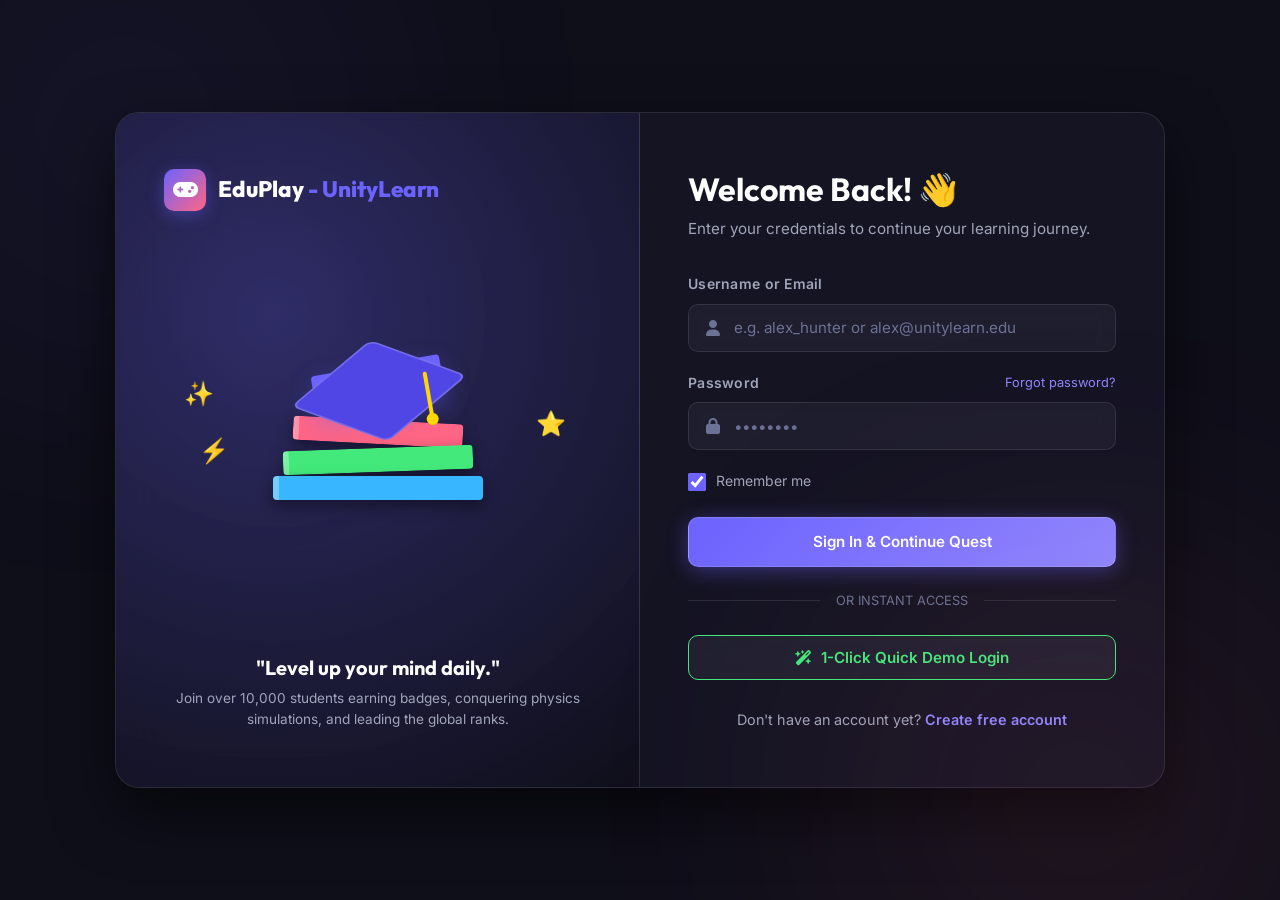
<file: frontend/pages/learning-paths.html>
<!DOCTYPE html>
<html lang="en">
<head>
  <meta charset="UTF-8">
  <meta name="viewport" content="width=device-width, initial-scale=1.0">
  <title>Adaptive Learning Paths | EduPlay - UnityLearn</title>
  
  <!-- Font Awesome Icons -->
  <link rel="stylesheet" href="https://cdnjs.cloudflare.com/ajax/libs/font-awesome/6.5.0/css/all.min.css">
  
  <!-- Main CSS Design System -->
  <link rel="stylesheet" href="../css/main.css">

  <style>
    /* Learning Path Connected Nodes Visualizer */
    .roadmap-track {
      display: flex;
      align-items: center;
      justify-content: space-between;
      position: relative;
      padding: 2.5rem 1rem;
      margin-bottom: 2rem;
    }

    .roadmap-line {
      position: absolute;
      top: 50%;
      left: 60px;
      right: 60px;
      height: 4px;
      background: rgba(255, 255, 255, 0.1);
      transform: translateY(-50%);
      z-index: 1;
    }

    .roadmap-line-progress {
      position: absolute;
      top: 50%;
      left: 60px;
      width: 45%;
      height: 4px;
      background: linear-gradient(90deg, var(--accent), var(--primary));
      transform: translateY(-50%);
      z-index: 2;
      box-shadow: 0 0 12px var(--primary-glow);
    }

    .roadmap-node {
      position: relative;
      z-index: 3;
      display: flex;
      flex-direction: column;
      align-items: center;
      cursor: pointer;
    }

    .node-icon-circle {
      width: 56px;
      height: 56px;
      border-radius: 50%;
      background: var(--bg-surface-elevated);
      border: 3px solid rgba(255, 255, 255, 0.2);
      display: flex;
      align-items: center;
      justify-content: center;
      font-size: 1.25rem;
      color: var(--text-muted);
      transition: var(--transition);
      box-shadow: var(--shadow-sm);
    }

    .roadmap-node.completed .node-icon-circle {
      border-color: var(--accent);
      background: rgba(67, 233, 123, 0.2);
      color: var(--accent);
      box-shadow: 0 0 20px var(--accent-glow);
    }

    .roadmap-node.current .node-icon-circle {
      border-color: var(--primary);
      background: var(--primary);
      color: #FFFFFF;
      box-shadow: 0 0 25px var(--primary-glow);
      animation: pulse 2.5s infinite ease-in-out;
    }

    .node-label {
      font-size: 0.85rem;
      font-weight: 700;
      color: var(--text-secondary);
      margin-top: 0.75rem;
      text-align: center;
      white-space: nowrap;
    }

    .roadmap-node.current .node-label {
      color: #FFFFFF;
    }

    /* Course Catalog Grid */
    .course-filter-bar {
      display: flex;
      align-items: center;
      gap: 1rem;
      flex-wrap: wrap;
      margin-bottom: 2rem;
      padding: 1.25rem;
      border-radius: var(--radius-md);
      background: rgba(255, 255, 255, 0.03);
      border: 1px solid var(--border-color);
    }

    .courses-grid {
      display: grid;
      grid-template-columns: repeat(3, 1fr);
      gap: 2rem;
      margin-bottom: 3.5rem;
    }

    .course-card {
      border-radius: var(--radius-md);
      display: flex;
      flex-direction: column;
      overflow: hidden;
      transition: var(--transition);
    }

    .course-thumbnail {
      height: 150px;
      display: flex;
      align-items: center;
      justify-content: center;
      position: relative;
    }

    .course-thumb-icon {
      font-size: 3.5rem;
      color: rgba(255, 255, 255, 0.85);
      filter: drop-shadow(0 6px 12px rgba(0, 0, 0, 0.3));
    }

    .course-body {
      padding: 1.75rem;
      display: flex;
      flex-direction: column;
      flex: 1;
    }

    .course-meta-row {
      display: flex;
      gap: 1rem;
      font-size: 0.8rem;
      color: var(--text-secondary);
      margin-bottom: 1.25rem;
      flex-wrap: wrap;
    }

    /* Accordion in Course Modal */
    .accordion-item {
      border: 1px solid var(--border-color);
      border-radius: var(--radius-sm);
      margin-bottom: 0.75rem;
      overflow: hidden;
      background: rgba(255, 255, 255, 0.02);
    }

    .accordion-header {
      padding: 1rem 1.25rem;
      display: flex;
      align-items: center;
      justify-content: space-between;
      cursor: pointer;
      font-weight: 600;
      font-size: 0.95rem;
    }

    .accordion-header:hover {
      background: rgba(255, 255, 255, 0.04);
    }

    .accordion-content {
      padding: 1rem 1.25rem;
      border-top: 1px solid var(--border-color);
      font-size: 0.88rem;
      color: var(--text-secondary);
      display: none;
    }

    .accordion-content.show {
      display: block;
    }

    @media (max-width: 1100px) {
      .courses-grid {
        grid-template-columns: repeat(2, 1fr);
      }
    }

    @media (max-width: 768px) {
      .courses-grid {
        grid-template-columns: 1fr;
      }
      .roadmap-track {
        flex-direction: column;
        gap: 1.5rem;
      }
      .roadmap-line, .roadmap-line-progress {
        display: none;
      }
    }
  </style>
</head>
<body>

  <div class="app-layout">
    
    <!-- Unified Sidebar Navigation -->
    <aside class="app-sidebar">
      <div class="sidebar-header">
        <a href="../index.html" class="nav-brand">
          <div class="nav-brand-icon">
            <i class="fa-solid fa-gamepad"></i>
          </div>
          <span>EduPlay</span>
        </a>
      </div>

      <div class="sidebar-content">
        <div class="sidebar-heading">Navigation</div>
        
        <a href="../dashboard.html" class="nav-link-item">
          <i class="fa-solid fa-house"></i>
          <span>Dashboard</span>
        </a>

        <a href="game-learning.html" class="nav-link-item">
          <i class="fa-solid fa-trophy"></i>
          <span>Game Learning</span>
          <span class="nav-pill">XP</span>
        </a>

        <a href="simulations.html" class="nav-link-item">
          <i class="fa-solid fa-flask-vial"></i>
          <span>Simulations</span>
          <span class="nav-pill" style="background: rgba(67, 233, 123, 0.18); color: var(--accent);">Labs</span>
        </a>

        <a href="learning-paths.html" class="nav-link-item active">
          <i class="fa-solid fa-route"></i>
          <span>Learning Paths</span>
        </a>

        <a href="collaborative.html" class="nav-link-item">
          <i class="fa-solid fa-users"></i>
          <span>Collaborative</span>
        </a>

        <a href="analytics.html" class="nav-link-item">
          <i class="fa-solid fa-chart-line"></i>
          <span>Analytics</span>
        </a>

        <a href="authoring.html" class="nav-link-item">
          <i class="fa-solid fa-pen-ruler"></i>
          <span>Authoring</span>
        </a>

        <div class="sidebar-heading" style="margin-top: 1rem;">System</div>
        <a href="#" onclick="logout(); return false;" class="nav-link-item" style="color: var(--secondary);">
          <i class="fa-solid fa-arrow-right-from-bracket"></i>
          <span>Logout</span>
        </a>
      </div>

      <div class="sidebar-footer">
        <div class="user-mini-card">
          <div class="user-avatar user-avatar-initials">AH</div>
          <div class="user-details">
            <div class="user-name user-name-display">Alex Hunter</div>
            <div class="user-role user-level-display">Level 12 Scholar</div>
          </div>
        </div>
      </div>
    </aside>

    <!-- Main Content Area -->
    <div class="app-main">
      
      <!-- Top Bar -->
      <header class="app-topbar">
        <div class="topbar-left">
          <button class="mobile-toggle" aria-label="Toggle Navigation">
            <i class="fa-solid fa-bars"></i>
          </button>
          
          <div class="search-box">
            <i class="fa-solid fa-magnifying-glass"></i>
            <input type="text" id="course-search-input" placeholder="Search courses, instructors, tracks...">
          </div>
        </div>

        <div class="topbar-right">
          <div class="gamification-pill pill-streak user-streak-badge">
            <i class="fa-solid fa-fire text-secondary"></i> <span>7 Days</span>
          </div>

          <div class="gamification-pill pill-xp user-xp-badge">
            <i class="fa-solid fa-bolt text-gold"></i> <span>2,450 XP</span>
          </div>

          <div class="user-avatar user-avatar-initials" style="width: 38px; height: 38px; font-size: 0.85rem; cursor: pointer;">AH</div>
        </div>
      </header>

      <!-- Main Body -->
      <main class="page-container">
        
        <div class="page-header">
          <div>
            <h1 class="page-title">
              <i class="fa-solid fa-compass text-secondary"></i>
              <span>Adaptive Learning Paths & Courses</span>
            </h1>
            <p class="page-subtitle">AI-curated milestones that evolve dynamically according to your quiz accuracy.</p>
          </div>

          <button class="btn btn-outline btn-sm" onclick="showToast('Diagnostic recalibrated with recent test results!', 'success')">
            <i class="fa-solid fa-wand-magic-sparkles"></i> Recalibrate Path
          </button>
        </div>

        <!-- AI Diagnostic Banner -->
        <div class="glass-card" style="padding: 1.5rem 2rem; margin-bottom: 2.5rem; background: radial-gradient(circle at 95% 50%, rgba(108, 99, 255, 0.2) 0%, rgba(23, 23, 40, 0.8) 100%), var(--bg-card); border-left: 4px solid var(--primary);">
          <div style="display: flex; justify-content: space-between; align-items: center; flex-wrap: wrap; gap: 1rem;">
            <div>
              <span class="badge badge-primary" style="margin-bottom: 0.4rem;">AI ASSESSMENT RECOMMENDATION</span>
              <h3 style="font-size: 1.25rem; margin-bottom: 0.35rem;">High Aptitude in Data Structures Detected</h3>
              <p style="font-size: 0.88rem; color: var(--text-secondary); max-width: 650px;">
                Based on your 100% score on the Python Trees & Graphs quiz, you can skip Foundations and advance straight to <strong>Full-Stack Gamified Systems</strong>.
              </p>
            </div>
            <button class="btn btn-primary" onclick="openCourseModal(1)">
              Fast-Track Milestone <i class="fa-solid fa-arrow-right"></i>
            </button>
          </div>
        </div>

        <!-- Interactive Connected Roadmap Tree -->
        <div class="glass-card" style="padding: 2rem; margin-bottom: 3.5rem;">
          <div style="display: flex; justify-content: space-between; align-items: center; margin-bottom: 0.5rem;">
            <h2 style="font-size: 1.35rem;">Track Roadmap: Full-Stack Architect</h2>
            <span class="badge badge-accent">Stage 2 of 5 Active</span>
          </div>
          <p style="font-size: 0.85rem; color: var(--text-secondary); margin-bottom: 1.5rem;">Click on any milestone to view learning objectives and prerequisites.</p>

          <div class="roadmap-track">
            <div class="roadmap-line"></div>
            <div class="roadmap-line-progress"></div>

            <div class="roadmap-node completed" onclick="showToast('Milestone 1 Completed: Verified 100% Score', 'info')">
              <div class="node-icon-circle">
                <i class="fa-solid fa-check"></i>
              </div>
              <div class="node-label">1. Fundamentals</div>
            </div>

            <div class="roadmap-node current" onclick="openCourseModal(1)">
              <div class="node-icon-circle">
                <i class="fa-solid fa-code"></i>
              </div>
              <div class="node-label">2. Gamified Systems (65%)</div>
            </div>

            <div class="roadmap-node" onclick="showToast('Locked: Complete Milestone 2 first.', 'error')">
              <div class="node-icon-circle">
                <i class="fa-solid fa-lock"></i>
              </div>
              <div class="node-label">3. Microservices</div>
            </div>

            <div class="roadmap-node" onclick="showToast('Locked: Complete Milestone 2 first.', 'error')">
              <div class="node-icon-circle">
                <i class="fa-solid fa-lock"></i>
              </div>
              <div class="node-label">4. AI Agents</div>
            </div>

            <div class="roadmap-node" onclick="showToast('Locked: Final Capstone Project', 'error')">
              <div class="node-icon-circle">
                <i class="fa-solid fa-trophy"></i>
              </div>
              <div class="node-label">5. Capstone Project</div>
            </div>
          </div>
        </div>

        <!-- Course Catalog Section -->
        <div style="display: flex; justify-content: space-between; align-items: center; margin-bottom: 1.25rem;">
          <h2 style="font-size: 1.45rem;">Curated STEM Course Catalog</h2>
          <span style="font-size: 0.85rem; color: var(--text-muted);" id="courses-count-label">4 Courses</span>
        </div>

        <!-- Filter Bar -->
        <div class="course-filter-bar">
          <div style="flex: 1; min-width: 220px;">
            <select id="filter-subject" class="form-select">
              <option value="all">All Subjects</option>
              <option value="Computer Science">Computer Science</option>
              <option value="Physics">Physics & Chemistry</option>
              <option value="Artificial Intelligence">Artificial Intelligence</option>
              <option value="Mathematics">Mathematics</option>
            </select>
          </div>

          <div style="flex: 1; min-width: 200px;">
            <select id="filter-difficulty" class="form-select">
              <option value="all">Any Difficulty</option>
              <option value="Beginner">Beginner</option>
              <option value="Intermediate">Intermediate</option>
              <option value="Advanced">Advanced</option>
            </select>
          </div>

          <button class="btn btn-outline" id="filter-reset-btn">
            <i class="fa-solid fa-rotate-left"></i> Reset
          </button>
        </div>

        <!-- Courses Grid -->
        <div class="courses-grid" id="courses-grid-container">
          <!-- Dynamically populated -->
        </div>

      </main>

    </div>
  </div>

  <!-- Course Detail Modal -->
  <div class="modal-overlay" id="course-modal">
    <div class="modal-content" style="max-width: 720px;">
      
      <div class="modal-header">
        <div>
          <span class="badge badge-primary" id="modal-course-subject" style="margin-bottom: 0.25rem;">Subject</span>
          <h3 class="modal-title" id="modal-course-title">Course Title</h3>
        </div>
        <button class="modal-close" onclick="closeCourseModal()"><i class="fa-solid fa-xmark"></i></button>
      </div>

      <div class="modal-body">
        <p id="modal-course-desc" style="color: var(--text-secondary); margin-bottom: 1.5rem; font-size: 0.95rem; line-height: 1.6;">
          Description here...
        </p>

        <div class="glass-card" style="padding: 1.25rem; margin-bottom: 1.75rem; background: rgba(255, 255, 255, 0.03);">
          <div style="display: grid; grid-template-columns: repeat(3, 1fr); text-align: center; gap: 1rem;">
            <div>
              <div style="font-size: 0.75rem; color: var(--text-muted);">Instructor</div>
              <div id="modal-course-instructor" style="font-weight: 700; color: #FFFFFF; font-size: 0.95rem;">Dr. Instructor</div>
            </div>
            <div>
              <div style="font-size: 0.75rem; color: var(--text-muted);">Duration</div>
              <div id="modal-course-duration" style="font-weight: 700; color: var(--accent); font-size: 0.95rem;">6 Weeks</div>
            </div>
            <div>
              <div style="font-size: 0.75rem; color: var(--text-muted);">Difficulty</div>
              <div id="modal-course-diff" style="font-weight: 700; color: var(--secondary); font-size: 0.95rem;">Intermediate</div>
            </div>
          </div>
        </div>

        <h4 style="font-size: 1.1rem; margin-bottom: 1rem;">Course Curriculum</h4>
        <div id="modal-course-curriculum">
          <!-- Accordion modules -->
        </div>
      </div>

      <div class="modal-footer">
        <button class="btn btn-outline" onclick="closeCourseModal()">Close</button>
        <button class="btn btn-primary" id="modal-enroll-btn">
          <i class="fa-solid fa-bolt"></i> Enroll Now (Free)
        </button>
      </div>

    </div>
  </div>

  <!-- Scripts -->
  <script src="../js/api.js"></script>
  <script src="../js/auth.js"></script>
  <script>
    let allCourses = [];

    document.addEventListener('DOMContentLoaded', async () => {
      checkAuth(true);
      initNavUser();

      await loadCourses();
      setupFilters();
    });

    async function loadCourses() {
      try {
        allCourses = await EduPlayAPI.getCourseList();
        renderCourses(allCourses);
      } catch (e) {
        console.error(e);
      }
    }

    function renderCourses(courses) {
      const container = document.getElementById('courses-grid-container');
      const countLabel = document.getElementById('courses-count-label');
      if (countLabel) countLabel.textContent = `${courses.length} Courses`;

      container.innerHTML = courses.map(c => `
        <div class="glass-card course-card">
          <div class="course-thumbnail" style="background: ${c.thumbnail_gradient};">
            <i class="fa-solid ${c.icon} course-thumb-icon"></i>
            <span class="badge" style="position: absolute; top: 12px; right: 12px; background: rgba(0,0,0,0.5); backdrop-filter: blur(8px); color: #FFFFFF;">
              ${c.difficulty}
            </span>
          </div>

          <div class="course-body">
            <span style="font-size: 0.75rem; font-weight: 700; color: var(--primary-light); text-transform: uppercase; margin-bottom: 0.4rem;">
              ${c.subject}
            </span>
            <h3 style="font-size: 1.15rem; margin-bottom: 0.5rem; line-height: 1.35;">${c.title}</h3>
            <p style="font-size: 0.85rem; color: var(--text-secondary); line-height: 1.5; margin-bottom: 1rem; flex: 1;">
              ${c.description}
            </p>

            <div class="course-meta-row">
              <div><i class="fa-regular fa-clock"></i> ${c.duration}</div>
              <div><i class="fa-regular fa-folder-open"></i> ${c.lessons_count} Lessons</div>
              <div><i class="fa-solid fa-users"></i> ${c.enrolled_count.toLocaleString()}</div>
            </div>

            ${c.is_enrolled ? `
              <div style="margin-bottom: 1rem;">
                <div style="display: flex; justify-content: space-between; font-size: 0.78rem; font-weight: 600; margin-bottom: 0.35rem;">
                  <span>Progress</span>
                  <span style="color: var(--accent);">${c.progress}%</span>
                </div>
                <div class="progress-bar-container">
                  <div class="progress-fill progress-fill-accent" style="width: ${c.progress}%;"></div>
                </div>
              </div>
            ` : ''}

            <div style="display: flex; gap: 0.75rem; margin-top: auto;">
              <button class="btn btn-outline btn-sm" style="flex: 1;" onclick="openCourseModal(${c.id})">
                Syllabus
              </button>
              <button class="btn ${c.is_enrolled ? 'btn-accent' : 'btn-primary'} btn-sm" style="flex: 1.3;" onclick="handleEnroll(${c.id})">
                ${c.is_enrolled ? '<i class="fa-solid fa-play"></i> Continue' : '<i class="fa-solid fa-plus"></i> Enroll'}
              </button>
            </div>
          </div>
        </div>
      `).join('');
    }

    function setupFilters() {
      const subjectSelect = document.getElementById('filter-subject');
      const diffSelect = document.getElementById('filter-difficulty');
      const searchInput = document.getElementById('course-search-input');
      const resetBtn = document.getElementById('filter-reset-btn');

      function filter() {
        const sub = subjectSelect.value;
        const diff = diffSelect.value;
        const query = searchInput.value.toLowerCase();

        const filtered = allCourses.filter(c => {
          const matchSub = (sub === 'all') || (c.subject === sub);
          const matchDiff = (diff === 'all') || (c.difficulty === diff);
          const matchQuery = c.title.toLowerCase().includes(query) || c.instructor.toLowerCase().includes(query);
          return matchSub && matchDiff && matchQuery;
        });

        renderCourses(filtered);
      }

      subjectSelect.addEventListener('change', filter);
      diffSelect.addEventListener('change', filter);
      searchInput.addEventListener('input', filter);

      resetBtn.addEventListener('click', () => {
        subjectSelect.value = 'all';
        diffSelect.value = 'all';
        searchInput.value = '';
        renderCourses(allCourses);
      });
    }

    // Modal Handling
    let activeModalCourse = null;

    function openCourseModal(courseId) {
      activeModalCourse = allCourses.find(c => c.id === Number(courseId));
      if (!activeModalCourse) return;

      document.getElementById('modal-course-title').textContent = activeModalCourse.title;
      document.getElementById('modal-course-subject').textContent = activeModalCourse.subject;
      document.getElementById('modal-course-desc').textContent = activeModalCourse.description;
      document.getElementById('modal-course-instructor').textContent = activeModalCourse.instructor;
      document.getElementById('modal-course-duration').textContent = activeModalCourse.duration;
      document.getElementById('modal-course-diff').textContent = activeModalCourse.difficulty;

      const enrollBtn = document.getElementById('modal-enroll-btn');
      enrollBtn.textContent = activeModalCourse.is_enrolled ? 'Continue Course' : 'Enroll Now (Free)';
      enrollBtn.onclick = () => {
        handleEnroll(activeModalCourse.id);
        closeCourseModal();
      };

      // Populate Curriculum Accordion
      const curriculumBox = document.getElementById('modal-course-curriculum');
      curriculumBox.innerHTML = activeModalCourse.modules.map((mod, idx) => `
        <div class="accordion-item">
          <div class="accordion-header" onclick="toggleAccordion(this)">
            <span>Module ${idx + 1}: ${mod.title}</span>
            <i class="fa-solid fa-chevron-down"></i>
          </div>
          <div class="accordion-content ${idx === 0 ? 'show' : ''}">
            <ul style="display: flex; flex-direction: column; gap: 0.5rem;">
              ${mod.lessons.map(l => `
                <li style="display: flex; align-items: center; gap: 0.6rem;">
                  <i class="fa-regular fa-circle-play" style="color: var(--primary-light);"></i>
                  <span>${l}</span>
                </li>
              `).join('')}
            </ul>
          </div>
        </div>
      `).join('');

      document.getElementById('course-modal').classList.add('active');
    }

    function toggleAccordion(header) {
      const content = header.nextElementSibling;
      content.classList.toggle('show');
      const icon = header.querySelector('i');
      if (content.classList.contains('show')) {
        icon.className = 'fa-solid fa-chevron-up';
      } else {
        icon.className = 'fa-solid fa-chevron-down';
      }
    }

    function closeCourseModal() {
      document.getElementById('course-modal').classList.remove('active');
    }

    async function handleEnroll(courseId) {
      const res = await EduPlayAPI.enrollCourse(courseId);
      showToast(`Successfully enrolled in ${allCourses.find(c => c.id === Number(courseId))?.title}!`, 'success');
      renderCourses(allCourses);
    }
  </script>
</body>
</html>
</file>
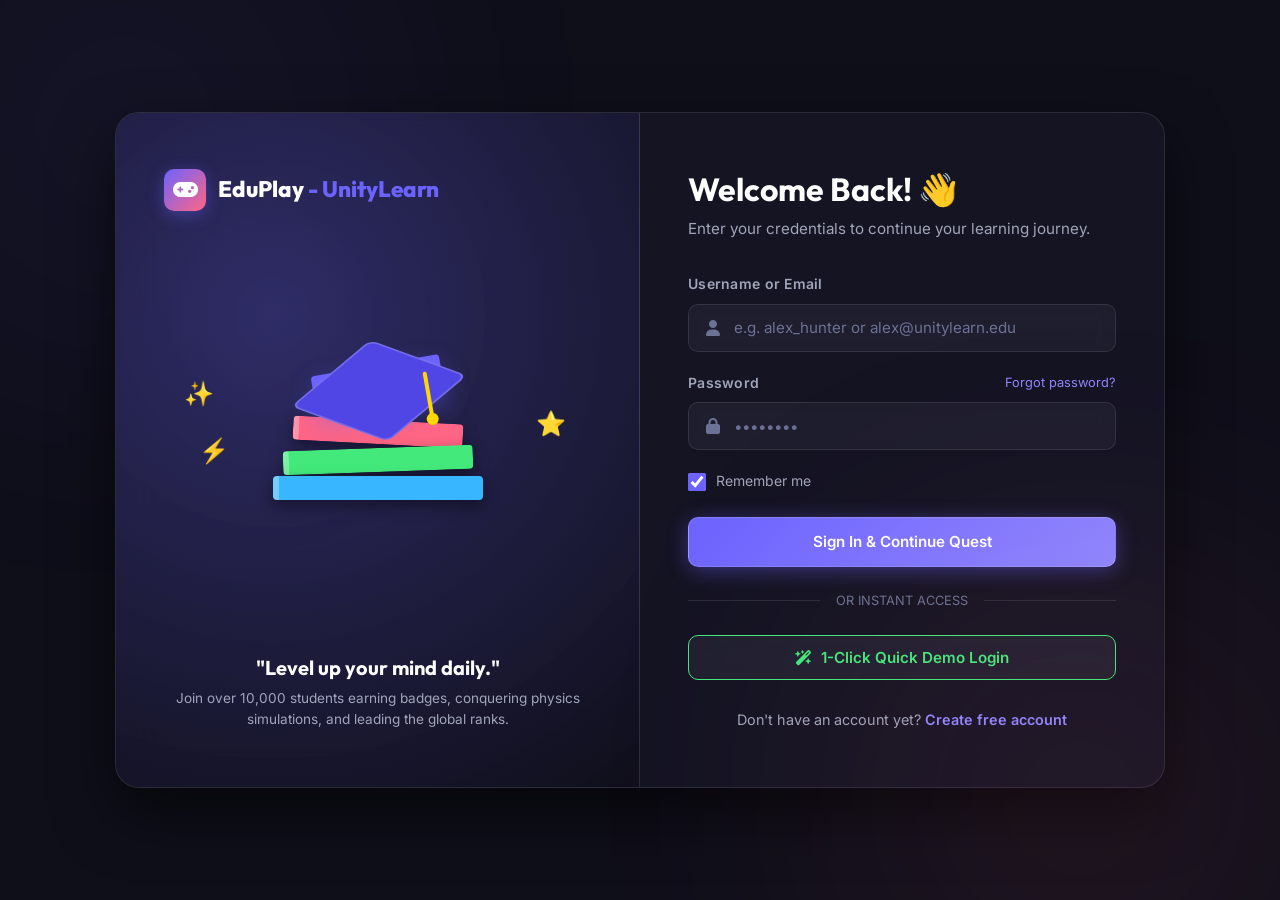
<file: frontend/pages/simulations.html>
<!DOCTYPE html>
<html lang="en">
<head>
  <meta charset="UTF-8">
  <meta name="viewport" content="width=device-width, initial-scale=1.0">
  <title>Interactive Simulations | EduPlay - UnityLearn</title>
  
  <!-- Font Awesome Icons -->
  <link rel="stylesheet" href="https://cdnjs.cloudflare.com/ajax/libs/font-awesome/6.5.0/css/all.min.css">
  
  <!-- Main CSS Design System -->
  <link rel="stylesheet" href="../css/main.css">

  <style>
    .sim-category-nav {
      display: flex;
      gap: 0.65rem;
      margin-bottom: 2rem;
      overflow-x: auto;
      padding-bottom: 0.5rem;
    }

    .sim-chip {
      padding: 0.55rem 1.25rem;
      border-radius: var(--radius-full);
      background: rgba(255, 255, 255, 0.04);
      border: 1px solid var(--border-color);
      color: var(--text-secondary);
      font-size: 0.88rem;
      font-weight: 600;
      cursor: pointer;
      transition: var(--transition-fast);
      white-space: nowrap;
    }

    .sim-chip:hover, .sim-chip.active {
      background: var(--accent);
      color: #0F0F1A;
      border-color: var(--accent-light);
      box-shadow: 0 0 16px var(--accent-glow);
    }

    /* Simulation Showcase Area */
    .featured-sim-card {
      padding: 2.25rem;
      border-radius: var(--radius-lg);
      margin-bottom: 3rem;
      border: 1px solid rgba(67, 233, 123, 0.3);
      background: radial-gradient(circle at 90% 10%, rgba(67, 233, 123, 0.15) 0%, rgba(23, 23, 40, 0.8) 100%), var(--bg-card);
    }

    .sim-canvas-box {
      width: 100%;
      height: 220px;
      background: rgba(10, 10, 18, 0.9);
      border: 1px solid var(--border-color);
      border-radius: var(--radius-md);
      position: relative;
      overflow: hidden;
      margin-bottom: 1.5rem;
    }

    /* Newton Track and Ball */
    .newton-track {
      position: absolute;
      bottom: 40px;
      left: 20px;
      right: 20px;
      height: 4px;
      background: rgba(255, 255, 255, 0.2);
    }

    .newton-ball {
      position: absolute;
      bottom: 44px;
      left: 30px;
      width: 48px;
      height: 48px;
      border-radius: 50%;
      background: radial-gradient(circle at 35% 35%, #72F29D, #38C768);
      box-shadow: 0 0 20px var(--accent-glow);
      display: flex;
      align-items: center;
      justify-content: center;
      color: #0F0F1A;
      font-weight: 800;
      font-size: 0.8rem;
      transition: left 0.05s linear;
    }

    .sim-controls-grid {
      display: grid;
      grid-template-columns: repeat(3, 1fr) auto;
      gap: 1.5rem;
      align-items: flex-end;
    }

    .sim-telemetry-row {
      display: grid;
      grid-template-columns: repeat(4, 1fr);
      gap: 1rem;
      margin-top: 1.25rem;
    }

    .telemetry-item {
      padding: 0.9rem;
      background: rgba(255, 255, 255, 0.03);
      border-radius: var(--radius-sm);
      border: 1px solid var(--border-color);
      text-align: center;
    }

    /* Circuit Simulation Styles */
    .circuit-board {
      width: 100%;
      height: 190px;
      border: 1px dashed rgba(255, 255, 255, 0.2);
      border-radius: var(--radius-md);
      position: relative;
      background: rgba(10, 10, 20, 0.8);
      display: flex;
      align-items: center;
      justify-content: center;
    }

    .circuit-wire {
      position: absolute;
      border: 3px solid #6C63FF;
      border-radius: 8px;
      width: 75%;
      height: 110px;
      box-shadow: 0 0 12px var(--primary-glow);
    }

    .circuit-bulb {
      position: absolute;
      top: -24px;
      left: calc(50% - 24px);
      width: 48px;
      height: 48px;
      border-radius: 50%;
      background: #FFE600;
      box-shadow: 0 0 35px #FFE600;
      display: flex;
      align-items: center;
      justify-content: center;
      color: #0F0F1A;
      font-size: 1.4rem;
      transition: box-shadow 0.3s ease, background 0.3s ease;
    }

    .circuit-battery {
      position: absolute;
      bottom: -18px;
      left: calc(50% - 40px);
      width: 80px;
      height: 36px;
      background: #1F1F35;
      border: 2px solid var(--accent);
      border-radius: 4px;
      display: flex;
      align-items: center;
      justify-content: center;
      font-weight: 700;
      font-size: 0.8rem;
      color: var(--accent);
    }

    /* Pendulum Visuals */
    .pendulum-stage {
      height: 190px;
      position: relative;
      display: flex;
      justify-content: center;
    }

    .pendulum-pivot {
      position: absolute;
      top: 10px;
      width: 16px;
      height: 16px;
      border-radius: 50%;
      background: #FFFFFF;
    }

    .pendulum-arm {
      position: absolute;
      top: 18px;
      width: 3px;
      background: rgba(255, 255, 255, 0.4);
      transform-origin: top center;
      display: flex;
      flex-direction: column;
      align-items: center;
      transition: height 0.2s ease;
    }

    .pendulum-bob {
      position: absolute;
      bottom: -15px;
      width: 32px;
      height: 32px;
      border-radius: 50%;
      background: radial-gradient(circle, var(--secondary), #E0506E);
      box-shadow: 0 0 18px var(--secondary-glow);
    }

    /* Biology SVG Cell */
    .cell-interactive-svg {
      width: 100%;
      max-height: 240px;
      cursor: pointer;
    }

    .organelle {
      transition: transform 0.2s ease, filter 0.2s ease;
      cursor: pointer;
    }

    .organelle:hover {
      filter: drop-shadow(0 0 10px var(--accent));
      transform: scale(1.04);
    }

    /* Multi Sim Grid */
    .sims-grid {
      display: grid;
      grid-template-columns: repeat(2, 1fr);
      gap: 2rem;
      margin-bottom: 3.5rem;
    }

    /* Journal Table */
    .journal-table {
      width: 100%;
      border-collapse: collapse;
      font-size: 0.9rem;
    }

    .journal-table th, .journal-table td {
      padding: 1rem 1.25rem;
      text-align: left;
      border-bottom: 1px solid var(--border-color);
    }

    .journal-table th {
      color: var(--text-muted);
      font-size: 0.8rem;
      text-transform: uppercase;
      letter-spacing: 0.05em;
    }

    .journal-table tr:hover td {
      background: rgba(255, 255, 255, 0.02);
    }

    @media (max-width: 992px) {
      .sims-grid {
        grid-template-columns: 1fr;
      }
      .sim-controls-grid {
        grid-template-columns: 1fr;
      }
      .sim-telemetry-row {
        grid-template-columns: repeat(2, 1fr);
      }
    }
  </style>
</head>
<body>

  <div class="app-layout">
    
    <!-- Unified Sidebar Navigation -->
    <aside class="app-sidebar">
      <div class="sidebar-header">
        <a href="../index.html" class="nav-brand">
          <div class="nav-brand-icon">
            <i class="fa-solid fa-gamepad"></i>
          </div>
          <span>EduPlay</span>
        </a>
      </div>

      <div class="sidebar-content">
        <div class="sidebar-heading">Navigation</div>
        
        <a href="../dashboard.html" class="nav-link-item">
          <i class="fa-solid fa-house"></i>
          <span>Dashboard</span>
        </a>

        <a href="game-learning.html" class="nav-link-item">
          <i class="fa-solid fa-trophy"></i>
          <span>Game Learning</span>
          <span class="nav-pill">XP</span>
        </a>

        <a href="simulations.html" class="nav-link-item active">
          <i class="fa-solid fa-flask-vial"></i>
          <span>Simulations</span>
          <span class="nav-pill" style="background: rgba(67, 233, 123, 0.18); color: var(--accent);">Labs</span>
        </a>

        <a href="learning-paths.html" class="nav-link-item">
          <i class="fa-solid fa-route"></i>
          <span>Learning Paths</span>
        </a>

        <a href="collaborative.html" class="nav-link-item">
          <i class="fa-solid fa-users"></i>
          <span>Collaborative</span>
        </a>

        <a href="analytics.html" class="nav-link-item">
          <i class="fa-solid fa-chart-line"></i>
          <span>Analytics</span>
        </a>

        <a href="authoring.html" class="nav-link-item">
          <i class="fa-solid fa-pen-ruler"></i>
          <span>Authoring</span>
        </a>

        <div class="sidebar-heading" style="margin-top: 1rem;">System</div>
        <a href="#" onclick="logout(); return false;" class="nav-link-item" style="color: var(--secondary);">
          <i class="fa-solid fa-arrow-right-from-bracket"></i>
          <span>Logout</span>
        </a>
      </div>

      <div class="sidebar-footer">
        <div class="user-mini-card">
          <div class="user-avatar user-avatar-initials">AH</div>
          <div class="user-details">
            <div class="user-name user-name-display">Alex Hunter</div>
            <div class="user-role user-level-display">Level 12 Scholar</div>
          </div>
        </div>
      </div>
    </aside>

    <!-- Main Content Area -->
    <div class="app-main">
      
      <!-- Top Bar -->
      <header class="app-topbar">
        <div class="topbar-left">
          <button class="mobile-toggle" aria-label="Toggle Navigation">
            <i class="fa-solid fa-bars"></i>
          </button>
          
          <div class="search-box">
            <i class="fa-solid fa-magnifying-glass"></i>
            <input type="text" placeholder="Search simulation labs...">
          </div>
        </div>

        <div class="topbar-right">
          <div class="gamification-pill pill-streak user-streak-badge">
            <i class="fa-solid fa-fire text-secondary"></i> <span>7 Days</span>
          </div>

          <div class="gamification-pill pill-xp user-xp-badge">
            <i class="fa-solid fa-bolt text-gold"></i> <span>2,450 XP</span>
          </div>

          <div class="user-avatar user-avatar-initials" style="width: 38px; height: 38px; font-size: 0.85rem; cursor: pointer;">AH</div>
        </div>
      </header>

      <!-- Simulations Body -->
      <main class="page-container">
        
        <div class="page-header">
          <div>
            <h1 class="page-title">
              <i class="fa-solid fa-flask-vial text-accent"></i>
              <span>Interactive Virtual Simulation Labs</span>
            </h1>
            <p class="page-subtitle">Experiment freely with physics, circuits, biology, and calculus with zero risk.</p>
          </div>

          <div>
            <button class="btn btn-primary btn-sm" onclick="showToast('Lab data recorded to Journal!', 'success')">
              <i class="fa-solid fa-floppy-disk"></i> Save Current Lab
            </button>
          </div>
        </div>

        <!-- Subject Chips -->
        <div class="sim-category-nav">
          <div class="sim-chip active">All Disciplines</div>
          <div class="sim-chip">Classical Physics</div>
          <div class="sim-chip">Circuit Electronics</div>
          <div class="sim-chip">Cellular Biology</div>
          <div class="sim-chip">Calculus & Graphing</div>
        </div>

        <!-- 1. Featured Simulation: Newton's Laws of Motion -->
        <section class="glass-card featured-sim-card">
          <div style="display: flex; justify-content: space-between; align-items: center; margin-bottom: 1.25rem; flex-wrap: wrap; gap: 0.5rem;">
            <div>
              <span class="badge badge-accent" style="margin-bottom: 0.35rem;">FEATURED PHYSICS LAB</span>
              <h2 style="font-size: 1.5rem;">Newton's Second Law: Force, Mass & Acceleration</h2>
            </div>
            <span class="badge badge-gold"><i class="fa-solid fa-bolt"></i> +150 XP on completion</span>
          </div>

          <!-- Interactive Physics Stage -->
          <div class="sim-canvas-box" id="newton-stage">
            <div class="newton-track"></div>
            <div class="newton-ball" id="newton-ball">
              <span id="ball-mass-text">5kg</span>
            </div>

            <div style="position: absolute; top: 15px; left: 20px; font-size: 0.8rem; color: var(--text-muted);">
              Track Length: 100 meters | Surface: Low Friction
            </div>
          </div>

          <!-- Controls Grid -->
          <div class="sim-controls-grid">
            <div class="form-group" style="margin-bottom: 0;">
              <label class="form-label">
                Applied Force: <strong id="force-val" style="color: var(--accent);">50 N</strong>
              </label>
              <input type="range" id="force-slider" min="0" max="100" value="50" style="width: 100%; accent-color: var(--accent);">
            </div>

            <div class="form-group" style="margin-bottom: 0;">
              <label class="form-label">
                Object Mass: <strong id="mass-val" style="color: var(--secondary);">5 kg</strong>
              </label>
              <input type="range" id="mass-slider" min="1" max="20" value="5" style="width: 100%; accent-color: var(--secondary);">
            </div>

            <div class="form-group" style="margin-bottom: 0;">
              <label class="form-label">Kinetic Friction</label>
              <select id="friction-select" class="form-select" style="padding: 0.6rem 1rem;">
                <option value="0">Frictionless (μ = 0.00)</option>
                <option value="0.1">Polished Ice (μ = 0.10)</option>
                <option value="0.3">Wood on Wood (μ = 0.30)</option>
              </select>
            </div>

            <div style="display: flex; gap: 0.5rem;">
              <button class="btn btn-accent" id="newton-start-btn">
                <i class="fa-solid fa-play"></i> Run
              </button>
              <button class="btn btn-outline" id="newton-reset-btn">
                <i class="fa-solid fa-rotate-left"></i> Reset
              </button>
            </div>
          </div>

          <!-- Telemetry Readouts -->
          <div class="sim-telemetry-row">
            <div class="telemetry-item">
              <div style="font-size: 0.75rem; color: var(--text-muted);">Acceleration (a = F/m)</div>
              <div id="telemetry-accel" style="font-size: 1.35rem; font-weight: 800; color: var(--accent);">10.0 m/s²</div>
            </div>
            <div class="telemetry-item">
              <div style="font-size: 0.75rem; color: var(--text-muted);">Current Velocity (v)</div>
              <div id="telemetry-vel" style="font-size: 1.35rem; font-weight: 800; color: #FFFFFF;">0.0 m/s</div>
            </div>
            <div class="telemetry-item">
              <div style="font-size: 0.75rem; color: var(--text-muted);">Position (x)</div>
              <div id="telemetry-pos" style="font-size: 1.35rem; font-weight: 800; color: var(--primary-light);">0.0 m</div>
            </div>
            <div class="telemetry-item">
              <div style="font-size: 0.75rem; color: var(--text-muted);">Kinetic Energy (E = ½mv²)</div>
              <div id="telemetry-ke" style="font-size: 1.35rem; font-weight: 800; color: var(--gold);">0.0 J</div>
            </div>
          </div>
        </section>

        <!-- Multi Simulation 2x2 Grid -->
        <div class="sims-grid">
          
          <!-- Lab 2: Ohm's Law Circuit Simulator -->
          <div class="glass-card" style="padding: 1.85rem;">
            <div style="display: flex; justify-content: space-between; align-items: center; margin-bottom: 1rem;">
              <span class="badge badge-primary">CIRCUIT ELECTRONICS</span>
              <span style="font-size: 0.8rem; color: var(--text-muted);">Ohm's Law: V = I × R</span>
            </div>
            <h3 style="font-size: 1.25rem; margin-bottom: 1.25rem;">Interactive DC Circuit & Bulb</h3>

            <!-- Circuit Stage -->
            <div class="circuit-board" style="margin-bottom: 1.5rem;">
              <div class="circuit-wire"></div>
              <div class="circuit-bulb" id="circuit-bulb">
                <i class="fa-solid fa-lightbulb"></i>
              </div>
              <div class="circuit-battery" id="circuit-battery">12 V</div>
            </div>

            <div style="display: grid; grid-template-columns: 1fr 1fr; gap: 1rem; margin-bottom: 1.25rem;">
              <div>
                <label class="form-label">Voltage (V): <strong id="voltage-label" style="color: var(--primary-light);">12 V</strong></label>
                <input type="range" id="voltage-slider" min="1" max="24" value="12" style="width: 100%; accent-color: var(--primary);">
              </div>
              <div>
                <label class="form-label">Resistance (R): <strong id="resistance-label" style="color: var(--secondary);">6 Ω</strong></label>
                <input type="range" id="resistance-slider" min="1" max="20" value="6" style="width: 100%; accent-color: var(--secondary);">
              </div>
            </div>

            <div class="sim-telemetry-row" style="margin-top: 0; grid-template-columns: 1fr 1fr;">
              <div class="telemetry-item">
                <div style="font-size: 0.75rem; color: var(--text-muted);">Electric Current (I = V/R)</div>
                <div id="current-label" style="font-size: 1.35rem; font-weight: 800; color: var(--accent);">2.00 A</div>
              </div>
              <div class="telemetry-item">
                <div style="font-size: 0.75rem; color: var(--text-muted);">Bulb Power (P = V × I)</div>
                <div id="power-label" style="font-size: 1.35rem; font-weight: 800; color: var(--gold);">24.0 W</div>
              </div>
            </div>
          </div>

          <!-- Lab 3: Harmonic Pendulum Motion -->
          <div class="glass-card" style="padding: 1.85rem;">
            <div style="display: flex; justify-content: space-between; align-items: center; margin-bottom: 1rem;">
              <span class="badge badge-secondary">HARMONIC OSCILLATOR</span>
              <span style="font-size: 0.8rem; color: var(--text-muted);">T = 2π√(L/g)</span>
            </div>
            <h3 style="font-size: 1.25rem; margin-bottom: 1.25rem;">Pendulum Gravity Simulator</h3>

            <div class="sim-canvas-box pendulum-stage" id="pendulum-stage" style="margin-bottom: 1.5rem;">
              <div class="pendulum-pivot"></div>
              <div class="pendulum-arm" id="pendulum-arm" style="height: 120px;">
                <div class="pendulum-bob"></div>
              </div>
            </div>

            <div style="display: grid; grid-template-columns: 1fr 1fr; gap: 1rem; margin-bottom: 1.25rem;">
              <div>
                <label class="form-label">Rod Length: <strong id="pendulum-len-label" style="color: var(--secondary);">1.2 m</strong></label>
                <input type="range" id="pendulum-len-slider" min="0.5" max="2.5" step="0.1" value="1.2" style="width: 100%; accent-color: var(--secondary);">
              </div>
              <div>
                <label class="form-label">Celestial Gravity</label>
                <select id="gravity-select" class="form-select" style="padding: 0.55rem 0.85rem;">
                  <option value="9.8">Earth (g = 9.8 m/s²)</option>
                  <option value="1.62">Moon (g = 1.62 m/s²)</option>
                  <option value="24.79">Jupiter (g = 24.8 m/s²)</option>
                </select>
              </div>
            </div>

            <div class="sim-telemetry-row" style="margin-top: 0; grid-template-columns: 1fr 1fr;">
              <div class="telemetry-item">
                <div style="font-size: 0.75rem; color: var(--text-muted);">Calculated Period (T)</div>
                <div id="pendulum-period-label" style="font-size: 1.35rem; font-weight: 800; color: #FFFFFF;">2.20 s</div>
              </div>
              <div class="telemetry-item">
                <div style="font-size: 0.75rem; color: var(--text-muted);">Frequency (f = 1/T)</div>
                <div id="pendulum-freq-label" style="font-size: 1.35rem; font-weight: 800; color: var(--accent);">0.45 Hz</div>
              </div>
            </div>
          </div>

          <!-- Lab 4: Cellular Biology Organelle Explorer -->
          <div class="glass-card" style="padding: 1.85rem;">
            <div style="display: flex; justify-content: space-between; align-items: center; margin-bottom: 1rem;">
              <span class="badge badge-accent">CELLULAR BIOLOGY</span>
              <span style="font-size: 0.8rem; color: var(--text-muted);">Click organelles to inspect</span>
            </div>
            <h3 style="font-size: 1.25rem; margin-bottom: 1.25rem;">Eukaryotic Cell Organelle Inspector</h3>

            <div class="circuit-board" style="height: 200px; padding: 1rem; margin-bottom: 1.25rem;">
              <svg viewBox="0 0 400 200" class="cell-interactive-svg">
                <!-- Cell Membrane Outer Boundary -->
                <ellipse cx="200" cy="100" rx="180" ry="85" fill="rgba(67, 233, 123, 0.08)" stroke="#43E97B" stroke-width="3" stroke-dasharray="5 3"/>
                <!-- Cytoplasm Info -->
                <text x="50" y="40" fill="rgba(255,255,255,0.4)" font-size="11">Cytosol Fluid</text>
                
                <!-- Nucleus -->
                <g class="organelle" onclick="inspectOrganelle('Nucleus')">
                  <circle cx="160" cy="100" r="42" fill="rgba(108, 99, 255, 0.4)" stroke="#6C63FF" stroke-width="2"/>
                  <circle cx="160" cy="100" r="18" fill="#6C63FF"/>
                  <text x="140" y="104" fill="#FFFFFF" font-size="11" font-weight="700">DNA</text>
                </g>

                <!-- Mitochondria -->
                <g class="organelle" onclick="inspectOrganelle('Mitochondria')">
                  <ellipse cx="270" cy="70" rx="30" ry="16" fill="rgba(255, 101, 132, 0.4)" stroke="#FF6584" stroke-width="2"/>
                  <path d="M 250 70 Q 260 62 270 70 T 290 70" stroke="#FF6584" stroke-width="2" fill="none"/>
                  <text x="250" y="74" fill="#FFFFFF" font-size="9" font-weight="600">ATP</text>
                </g>

                <!-- Golgi Body -->
                <g class="organelle" onclick="inspectOrganelle('Golgi Apparatus')">
                  <path d="M 255 125 Q 275 115 295 125 M 250 135 Q 275 125 300 135 M 255 145 Q 275 135 295 145" stroke="#FFD700" stroke-width="3" fill="none"/>
                  <text x="260" y="160" fill="#FFD700" font-size="10">Golgi</text>
                </g>

                <!-- Ribosomes -->
                <circle cx="95" cy="120" r="4" fill="#43E97B" class="organelle" onclick="inspectOrganelle('Ribosome')"/>
                <circle cx="110" cy="135" r="4" fill="#43E97B" class="organelle" onclick="inspectOrganelle('Ribosome')"/>
                <circle cx="85" cy="85" r="4" fill="#43E97B" class="organelle" onclick="inspectOrganelle('Ribosome')"/>
              </svg>
            </div>

            <!-- Organelle Detail Card -->
            <div id="organelle-card" class="glass-card" style="padding: 1rem; background: rgba(255, 255, 255, 0.03);">
              <div style="font-weight: 700; color: var(--accent); margin-bottom: 0.25rem;" id="org-name">Click any organelle in the cell</div>
              <p style="font-size: 0.85rem; color: var(--text-secondary); line-height: 1.5;" id="org-desc">
                Select the Nucleus, Mitochondria, Golgi Apparatus, or Ribosomes to explore their cellular mechanisms.
              </p>
            </div>
          </div>

          <!-- Lab 5: Canvas Math Function Grapher -->
          <div class="glass-card" style="padding: 1.85rem;">
            <div style="display: flex; justify-content: space-between; align-items: center; margin-bottom: 1rem;">
              <span class="badge badge-warning">CALCULUS & ALGEBRA</span>
              <span style="font-size: 0.8rem; color: var(--text-muted);">Real-time HTML5 Canvas</span>
            </div>
            <h3 style="font-size: 1.25rem; margin-bottom: 1.25rem;">Interactive Function Curve Plotter</h3>

            <div class="sim-canvas-box" style="height: 190px; margin-bottom: 1.25rem;">
              <canvas id="math-graph-canvas" style="width: 100%; height: 100%;"></canvas>
            </div>

            <div style="display: grid; grid-template-columns: 1fr 1fr; gap: 1rem; margin-bottom: 1.25rem;">
              <div>
                <label class="form-label">Function Equation</label>
                <select id="math-function-select" class="form-select" style="padding: 0.55rem 0.85rem;">
                  <option value="sin">f(x) = A • sin(ωx)</option>
                  <option value="cos">f(x) = A • cos(ωx)</option>
                  <option value="quad">f(x) = A • x²</option>
                  <option value="cubic">f(x) = x³ - 3x</option>
                </select>
              </div>

              <div>
                <label class="form-label">Amplitude / Scale (A): <strong id="amp-val" style="color: var(--warning);">1.5</strong></label>
                <input type="range" id="amp-slider" min="0.5" max="3" step="0.1" value="1.5" style="width: 100%; accent-color: var(--warning);">
              </div>
            </div>

            <div style="display: flex; justify-content: space-between; font-size: 0.85rem; color: var(--text-secondary);">
              <span>Domain: [-2π, +2π]</span>
              <span id="math-derivative" style="color: var(--primary-light);">Derivative: f'(x) = Aω cos(ωx)</span>
            </div>
          </div>

        </div>

        <!-- Experiment Journal History -->
        <div class="glass-card" style="padding: 1.85rem;">
          <div style="display: flex; justify-content: space-between; align-items: center; margin-bottom: 1.25rem;">
            <div>
              <h2 style="font-size: 1.35rem;">Experiment Journal & Logs</h2>
              <p style="font-size: 0.85rem; color: var(--text-secondary);">Completed virtual laboratory trials recorded for academic credit.</p>
            </div>
            <button class="btn btn-outline btn-sm" onclick="window.print()">
              <i class="fa-solid fa-download"></i> Export Journal
            </button>
          </div>

          <div style="overflow-x: auto;">
            <table class="journal-table">
              <thead>
                <tr>
                  <th>Experiment Name</th>
                  <th>Domain</th>
                  <th>Parameters Tested</th>
                  <th>Output / Result</th>
                  <th>Status</th>
                  <th>Date</th>
                </tr>
              </thead>
              <tbody>
                <tr>
                  <td><strong>Newton Force & Mass</strong></td>
                  <td><span class="tag">Physics</span></td>
                  <td>F = 50N, m = 5kg, μ = 0.0</td>
                  <td>a = 10.0 m/s², E = 2500 J</td>
                  <td><span class="badge badge-accent">Verified</span></td>
                  <td>Today</td>
                </tr>
                <tr>
                  <td><strong>Ohm's Law Circuit</strong></td>
                  <td><span class="tag">Electronics</span></td>
                  <td>V = 12V, R = 6Ω</td>
                  <td>I = 2.0A, P = 24.0W</td>
                  <td><span class="badge badge-accent">Verified</span></td>
                  <td>Yesterday</td>
                </tr>
                <tr>
                  <td><strong>Lunar Pendulum Motion</strong></td>
                  <td><span class="tag">Astronomy</span></td>
                  <td>L = 1.2m, Moon g = 1.62m/s²</td>
                  <td>Period T = 5.41 s</td>
                  <td><span class="badge badge-accent">Verified</span></td>
                  <td>2 days ago</td>
                </tr>
              </tbody>
            </table>
          </div>
        </div>

      </main>

    </div>
  </div>

  <!-- Scripts -->
  <script src="../js/api.js"></script>
  <script src="../js/auth.js"></script>
  <script>
    document.addEventListener('DOMContentLoaded', () => {
      checkAuth(true);
      initNavUser();

      initNewtonSimulation();
      initCircuitSimulation();
      initPendulumSimulation();
      initMathPlotter();
    });

    // ========================================================
    // 1. Newton Simulation Physics Engine
    // ========================================================
    let newtonAnim = null;
    let newtonRunning = false;
    let ballPos = 30;
    let ballVel = 0;

    function initNewtonSimulation() {
      const forceSlider = document.getElementById('force-slider');
      const massSlider = document.getElementById('mass-slider');
      const frictionSelect = document.getElementById('friction-select');
      const startBtn = document.getElementById('newton-start-btn');
      const resetBtn = document.getElementById('newton-reset-btn');
      const ball = document.getElementById('newton-ball');

      function updateValues() {
        const force = parseFloat(forceSlider.value);
        const mass = parseFloat(massSlider.value);
        const friction = parseFloat(frictionSelect.value);

        document.getElementById('force-val').textContent = `${force} N`;
        document.getElementById('mass-val').textContent = `${mass} kg`;
        document.getElementById('ball-mass-text').textContent = `${mass}kg`;

        // Net force = Applied - Friction * Normal Force
        const frictionForce = friction * mass * 9.8;
        const netForce = Math.max(0, force - frictionForce);
        const accel = netForce / mass;

        document.getElementById('telemetry-accel').textContent = `${accel.toFixed(1)} m/s²`;
      }

      forceSlider.addEventListener('input', updateValues);
      massSlider.addEventListener('input', updateValues);
      frictionSelect.addEventListener('change', updateValues);
      updateValues();

      startBtn.addEventListener('click', () => {
        newtonRunning = !newtonRunning;
        if (newtonRunning) {
          startBtn.innerHTML = `<i class="fa-solid fa-pause"></i> Pause`;
          runNewtonLoop();
        } else {
          startBtn.innerHTML = `<i class="fa-solid fa-play"></i> Run`;
          cancelAnimationFrame(newtonAnim);
        }
      });

      resetBtn.addEventListener('click', () => {
        newtonRunning = false;
        cancelAnimationFrame(newtonAnim);
        startBtn.innerHTML = `<i class="fa-solid fa-play"></i> Run`;
        ballPos = 30;
        ballVel = 0;
        ball.style.left = `${ballPos}px`;
        document.getElementById('telemetry-vel').textContent = '0.0 m/s';
        document.getElementById('telemetry-pos').textContent = '0.0 m';
        document.getElementById('telemetry-ke').textContent = '0.0 J';
      });

      function runNewtonLoop() {
        if (!newtonRunning) return;

        const force = parseFloat(forceSlider.value);
        const mass = parseFloat(massSlider.value);
        const friction = parseFloat(frictionSelect.value);
        const netForce = Math.max(0, force - (friction * mass * 9.8));
        const accel = netForce / mass;

        const dt = 0.05;
        ballVel += accel * dt;
        ballPos += ballVel * dt * 8; // scaled for pixels

        const stageWidth = document.getElementById('newton-stage').clientWidth;
        if (ballPos > stageWidth - 60) {
          ballPos = stageWidth - 60;
          newtonRunning = false;
          startBtn.innerHTML = `<i class="fa-solid fa-play"></i> Run`;
          showToast('Experiment concluded! Telemetry logged.', 'success');
        }

        ball.style.left = `${ballPos}px`;
        document.getElementById('telemetry-vel').textContent = `${ballVel.toFixed(1)} m/s`;
        document.getElementById('telemetry-pos').textContent = `${((ballPos - 30) / 5).toFixed(1)} m`;
        const ke = 0.5 * mass * Math.pow(ballVel, 2);
        document.getElementById('telemetry-ke').textContent = `${ke.toFixed(0)} J`;

        if (newtonRunning) {
          newtonAnim = requestAnimationFrame(runNewtonLoop);
        }
      }
    }

    // ========================================================
    // 2. Ohm's Law Circuit Engine
    // ========================================================
    function initCircuitSimulation() {
      const vSlider = document.getElementById('voltage-slider');
      const rSlider = document.getElementById('resistance-slider');
      const bulb = document.getElementById('circuit-bulb');

      function updateCircuit() {
        const v = parseFloat(vSlider.value);
        const r = parseFloat(rSlider.value);
        const i = v / r;
        const p = v * i;

        document.getElementById('voltage-label').textContent = `${v} V`;
        document.getElementById('resistance-label').textContent = `${r} Ω`;
        document.getElementById('circuit-battery').textContent = `${v} V`;
        document.getElementById('current-label').textContent = `${i.toFixed(2)} A`;
        document.getElementById('power-label').textContent = `${p.toFixed(1)} W`;

        // Visual brightness change
        const brightness = Math.min(60, p * 1.5 + 5);
        bulb.style.boxShadow = `0 0 ${brightness}px rgba(255, 230, 0, ${Math.min(1, p / 30 + 0.2)})`;
      }

      vSlider.addEventListener('input', updateCircuit);
      rSlider.addEventListener('input', updateCircuit);
      updateCircuit();
    }

    // ========================================================
    // 3. Pendulum Motion Simulation
    // ========================================================
    let pendulumAngle = 0;
    let pendulumRunning = true;

    function initPendulumSimulation() {
      const lenSlider = document.getElementById('pendulum-len-slider');
      const gravSelect = document.getElementById('gravity-select');
      const arm = document.getElementById('pendulum-arm');

      function updatePendulum() {
        const L = parseFloat(lenSlider.value);
        const g = parseFloat(gravSelect.value);
        const T = 2 * Math.PI * Math.sqrt(L / g);
        const f = 1 / T;

        document.getElementById('pendulum-len-label').textContent = `${L.toFixed(1)} m`;
        document.getElementById('pendulum-period-label').textContent = `${T.toFixed(2)} s`;
        document.getElementById('pendulum-freq-label').textContent = `${f.toFixed(2)} Hz`;

        arm.style.height = `${L * 80}px`;
      }

      lenSlider.addEventListener('input', updatePendulum);
      gravSelect.addEventListener('change', updatePendulum);
      updatePendulum();

      let startTime = Date.now();
      function swing() {
        const L = parseFloat(lenSlider.value);
        const g = parseFloat(gravSelect.value);
        const omega = Math.sqrt(g / L);
        const elapsed = (Date.now() - startTime) / 1000;
        const maxAngle = 25; // degrees
        const currentAngle = maxAngle * Math.cos(omega * elapsed);

        arm.style.transform = `rotate(${currentAngle}deg)`;
        requestAnimationFrame(swing);
      }
      swing();
    }

    // ========================================================
    // 4. Cellular Biology Inspector
    // ========================================================
    const organelleData = {
      'Nucleus': {
        name: 'Nucleus (The Command Center)',
        desc: 'Houses eukaryotic chromosomes (DNA). Directs all cellular synthesis, transcription of mRNA, and ribosomal biogenesis via the inner nucleolus.'
      },
      'Mitochondria': {
        name: 'Mitochondria (The Powerhouse of the Cell)',
        desc: 'Generates cellular ATP through the Krebs cycle and oxidative phosphorylation via its inner folded cristae membrane.'
      },
      'Golgi Apparatus': {
        name: 'Golgi Apparatus (Packaging & Shipping)',
        desc: 'Modifies, sorts, and packages proteins and lipid vesicles received from the endoplasmic reticulum for secretion or intracellular delivery.'
      },
      'Ribosome': {
        name: 'Ribosomes (Protein Factories)',
        desc: 'Catalyzes peptidyl transfer, translating genetic messenger RNA transcripts into functional polypeptide chains.'
      }
    };

    function inspectOrganelle(name) {
      const data = organelleData[name];
      if (data) {
        document.getElementById('org-name').textContent = data.name;
        document.getElementById('org-desc').textContent = data.desc;
        showToast(`Inspecting: ${name}`, 'info', 2000);
      }
    }

    // ========================================================
    // 5. Canvas Math Function Plotter
    // ========================================================
    function initMathPlotter() {
      const canvas = document.getElementById('math-graph-canvas');
      const ctx = canvas.getContext('2d');
      const fnSelect = document.getElementById('math-function-select');
      const ampSlider = document.getElementById('amp-slider');

      function resize() {
        canvas.width = canvas.parentElement.clientWidth;
        canvas.height = canvas.parentElement.clientHeight;
        plot();
      }
      window.addEventListener('resize', resize);

      function plot() {
        if (!canvas.width || !canvas.height) return;
        ctx.clearRect(0, 0, canvas.width, canvas.height);

        const w = canvas.width;
        const h = canvas.height;
        const midY = h / 2;
        const midX = w / 2;

        // Draw Axes
        ctx.strokeStyle = 'rgba(255, 255, 255, 0.15)';
        ctx.lineWidth = 1;
        ctx.beginPath();
        ctx.moveTo(0, midY);
        ctx.lineTo(w, midY);
        ctx.moveTo(midX, 0);
        ctx.lineTo(midX, h);
        ctx.stroke();

        // Plot Function
        const A = parseFloat(ampSlider.value);
        const fnType = fnSelect.value;
        document.getElementById('amp-val').textContent = A.toFixed(1);

        const derivLabel = document.getElementById('math-derivative');
        if (fnType === 'sin') derivLabel.textContent = `Derivative: f'(x) = ${A.toFixed(1)} cos(x)`;
        if (fnType === 'cos') derivLabel.textContent = `Derivative: f'(x) = -${A.toFixed(1)} sin(x)`;
        if (fnType === 'quad') derivLabel.textContent = `Derivative: f'(x) = ${(2*A).toFixed(1)} x`;
        if (fnType === 'cubic') derivLabel.textContent = `Derivative: f'(x) = 3x² - 3`;

        ctx.strokeStyle = '#43E97B';
        ctx.lineWidth = 2.5;
        ctx.beginPath();

        const scaleX = 40;
        const scaleY = 35 * A;

        for (let px = 0; px < w; px++) {
          const x = (px - midX) / scaleX;
          let y = 0;

          if (fnType === 'sin') y = Math.sin(x);
          if (fnType === 'cos') y = Math.cos(x);
          if (fnType === 'quad') y = Math.pow(x, 2) * 0.3;
          if (fnType === 'cubic') y = (Math.pow(x, 3) - 3 * x) * 0.15;

          const py = midY - (y * scaleY);
          if (px === 0) ctx.moveTo(px, py);
          else ctx.lineTo(px, py);
        }
        ctx.stroke();
      }

      fnSelect.addEventListener('change', plot);
      ampSlider.addEventListener('input', plot);
      setTimeout(resize, 100);
    }
  </script>
</body>
</html>
</file>
<file: frontend/css/main.css>
/* ==========================================================================
   EduPlay - UnityLearn: Gamified Learning Experience Platform
   Main Design System & Global Styles
   ========================================================================== */

@import url('https://fonts.googleapis.com/css2?family=Inter:wght@300;400;500;600;700;800;900&family=Outfit:wght@400;500;600;700;800&display=swap');

:root {
  /* Core Color Palette */
  --primary: #6C63FF;
  --primary-hover: #5A52E0;
  --primary-light: #8E87FF;
  --primary-glow: rgba(108, 99, 255, 0.4);

  --secondary: #FF6584;
  --secondary-hover: #E0506E;
  --secondary-light: #FF8BA1;
  --secondary-glow: rgba(255, 101, 132, 0.4);

  --accent: #43E97B;
  --accent-hover: #38C768;
  --accent-light: #72F29D;
  --accent-glow: rgba(67, 233, 123, 0.4);

  --warning: #FFA07A;
  --warning-glow: rgba(255, 160, 122, 0.4);
  --info: #38B6FF;
  --danger: #FF4757;
  --gold: #FFD700;

  /* Dark Theme Backgrounds */
  --bg-dark: #0F0F1A;
  --bg-darker: #090910;
  --bg-surface: #171728;
  --bg-surface-elevated: #1F1F35;
  --bg-card: rgba(255, 255, 255, 0.05);
  --bg-card-hover: rgba(255, 255, 255, 0.08);
  --bg-card-active: rgba(255, 255, 255, 0.12);

  /* Typography Colors */
  --text-primary: #FFFFFF;
  --text-secondary: #A0A5BA;
  --text-muted: #6C7293;
  --text-inverse: #0F0F1A;

  /* Borders & Dividers */
  --border-color: rgba(255, 255, 255, 0.1);
  --border-glow: rgba(108, 99, 255, 0.35);
  --border-focus: rgba(108, 99, 255, 0.7);

  /* Shadows & Glassmorphism */
  --shadow-sm: 0 4px 12px rgba(0, 0, 0, 0.25);
  --shadow-md: 0 8px 32px 0 rgba(0, 0, 0, 0.37);
  --shadow-lg: 0 16px 48px rgba(0, 0, 0, 0.5);
  --shadow-glow: 0 0 25px var(--primary-glow);
  --glass-blur: blur(16px);

  /* Border Radii */
  --radius-xs: 6px;
  --radius-sm: 10px;
  --radius-md: 16px;
  --radius-lg: 24px;
  --radius-full: 9999px;

  /* Layout */
  --sidebar-width: 270px;
  --sidebar-collapsed-width: 80px;
  --navbar-height: 72px;

  /* Transitions */
  --transition-fast: all 0.15s ease-in-out;
  --transition: all 0.3s cubic-bezier(0.4, 0, 0.2, 1);
  --transition-slow: all 0.5s cubic-bezier(0.4, 0, 0.2, 1);
}

/* ==========================================================================
   CSS Reset & Base
   ========================================================================== */
*, *::before, *::after {
  box-sizing: border-box;
  margin: 0;
  padding: 0;
}

html {
  font-size: 16px;
  scroll-behavior: smooth;
  height: 100%;
}

body {
  font-family: 'Inter', -apple-system, BlinkMacSystemFont, 'Segoe UI', Roboto, sans-serif;
  background-color: var(--bg-dark);
  color: var(--text-primary);
  min-height: 100%;
  line-height: 1.6;
  overflow-x: hidden;
  position: relative;
  -webkit-font-smoothing: antialiased;
  -moz-osx-font-smoothing: grayscale;
}

/* Ambient Background Glow Orbs */
body::before, body::after {
  content: '';
  position: fixed;
  border-radius: 50%;
  pointer-events: none;
  z-index: 0;
  filter: blur(140px);
  opacity: 0.18;
}

body::before {
  top: -150px;
  left: -150px;
  width: 550px;
  height: 550px;
  background: radial-gradient(circle, var(--primary) 0%, transparent 70%);
}

body::after {
  bottom: -200px;
  right: -100px;
  width: 600px;
  height: 600px;
  background: radial-gradient(circle, var(--secondary) 0%, transparent 70%);
}

h1, h2, h3, h4, h5, h6 {
  font-family: 'Outfit', 'Inter', sans-serif;
  color: var(--text-primary);
  font-weight: 700;
  line-height: 1.25;
}

a {
  color: inherit;
  text-decoration: none;
  transition: var(--transition-fast);
}

button, input, select, textarea {
  font-family: inherit;
  font-size: inherit;
  color: inherit;
  outline: none;
  border: none;
  background: none;
}

button {
  cursor: pointer;
}

img, svg {
  vertical-align: middle;
  max-width: 100%;
}

ul, ol {
  list-style: none;
}

/* ==========================================================================
   Typography & Gradient Text
   ========================================================================== */
.gradient-text {
  background: linear-gradient(135deg, #6C63FF 0%, #FF6584 50%, #43E97B 100%);
  -webkit-background-clip: text;
  -webkit-text-fill-color: transparent;
  display: inline-block;
}

.gradient-text-alt {
  background: linear-gradient(135deg, #FF6584 0%, #FFA07A 50%, #FFD700 100%);
  -webkit-background-clip: text;
  -webkit-text-fill-color: transparent;
  display: inline-block;
}

.gradient-text-cyan {
  background: linear-gradient(135deg, #38B6FF 0%, #43E97B 100%);
  -webkit-background-clip: text;
  -webkit-text-fill-color: transparent;
  display: inline-block;
}

/* ==========================================================================
   Glassmorphism Cards
   ========================================================================== */
.glass-card {
  background: var(--bg-card);
  backdrop-filter: var(--glass-blur);
  -webkit-backdrop-filter: var(--glass-blur);
  border: 1px solid var(--border-color);
  border-radius: var(--radius-md);
  box-shadow: var(--shadow-md);
  transition: var(--transition);
  position: relative;
  overflow: hidden;
}

.glass-card:hover {
  background: var(--bg-card-hover);
  border-color: var(--border-glow);
  transform: translateY(-4px);
  box-shadow: 0 12px 40px rgba(108, 99, 255, 0.15);
}

.glass-card-interactive {
  cursor: pointer;
}

.glass-card-interactive:active {
  transform: translateY(-1px) scale(0.99);
}

/* Glowing Border Accent Card */
.glass-card-glow {
  position: relative;
}

.glass-card-glow::before {
  content: '';
  position: absolute;
  top: 0;
  left: 0;
  right: 0;
  height: 3px;
  background: linear-gradient(90deg, var(--primary), var(--secondary), var(--accent));
  opacity: 0.9;
}

/* ==========================================================================
   Buttons
   ========================================================================== */
.btn {
  display: inline-flex;
  align-items: center;
  justify-content: center;
  gap: 0.6rem;
  padding: 0.75rem 1.5rem;
  font-weight: 600;
  font-size: 0.95rem;
  border-radius: var(--radius-sm);
  transition: var(--transition);
  white-space: nowrap;
  user-select: none;
  position: relative;
  overflow: hidden;
}

.btn::after {
  content: '';
  position: absolute;
  top: 50%;
  left: 50%;
  width: 0;
  height: 0;
  background: rgba(255, 255, 255, 0.2);
  border-radius: 50%;
  transform: translate(-50%, -50%);
  transition: width 0.4s ease-out, height 0.4s ease-out;
}

.btn:active::after {
  width: 200%;
  height: 200%;
}

.btn-primary {
  background: linear-gradient(135deg, var(--primary) 0%, #8E87FF 100%);
  color: #FFFFFF;
  box-shadow: 0 4px 20px var(--primary-glow);
  border: 1px solid rgba(255, 255, 255, 0.15);
}

.btn-primary:hover {
  background: linear-gradient(135deg, var(--primary-hover) 0%, var(--primary) 100%);
  box-shadow: 0 6px 28px rgba(108, 99, 255, 0.6);
  transform: translateY(-2px);
}

.btn-secondary {
  background: linear-gradient(135deg, var(--secondary) 0%, #FF8BA1 100%);
  color: #FFFFFF;
  box-shadow: 0 4px 20px var(--secondary-glow);
  border: 1px solid rgba(255, 255, 255, 0.15);
}

.btn-secondary:hover {
  background: linear-gradient(135deg, var(--secondary-hover) 0%, var(--secondary) 100%);
  box-shadow: 0 6px 28px rgba(255, 101, 132, 0.6);
  transform: translateY(-2px);
}

.btn-accent {
  background: linear-gradient(135deg, var(--accent) 0%, #72F29D 100%);
  color: #0F0F1A;
  box-shadow: 0 4px 20px var(--accent-glow);
  font-weight: 700;
}

.btn-accent:hover {
  background: linear-gradient(135deg, var(--accent-hover) 0%, var(--accent) 100%);
  box-shadow: 0 6px 28px rgba(67, 233, 123, 0.6);
  transform: translateY(-2px);
}

.btn-danger {
  background: linear-gradient(135deg, var(--danger) 0%, #FF6B81 100%);
  color: #FFFFFF;
  box-shadow: 0 4px 16px rgba(255, 71, 87, 0.4);
}

.btn-danger:hover {
  background: #E03546;
  transform: translateY(-2px);
}

.btn-outline {
  background: rgba(255, 255, 255, 0.05);
  border: 1px solid var(--border-color);
  color: var(--text-primary);
  backdrop-filter: blur(10px);
}

.btn-outline:hover {
  background: rgba(255, 255, 255, 0.1);
  border-color: var(--primary);
  color: #FFFFFF;
  box-shadow: 0 0 20px var(--primary-glow);
  transform: translateY(-2px);
}

.btn-sm {
  padding: 0.45rem 0.9rem;
  font-size: 0.825rem;
  border-radius: var(--radius-xs);
}

.btn-lg {
  padding: 0.95rem 2rem;
  font-size: 1.1rem;
  border-radius: var(--radius-md);
}

.btn-icon-only {
  width: 42px;
  height: 42px;
  padding: 0;
  border-radius: var(--radius-sm);
}

.btn:disabled, .btn.disabled {
  opacity: 0.5;
  cursor: not-allowed;
  pointer-events: none;
  box-shadow: none !important;
  transform: none !important;
}

/* ==========================================================================
   Form Controls
   ========================================================================== */
.form-group {
  margin-bottom: 1.25rem;
  position: relative;
}

.form-label {
  display: block;
  font-size: 0.875rem;
  font-weight: 600;
  color: var(--text-secondary);
  margin-bottom: 0.5rem;
  letter-spacing: 0.02em;
}

.form-input, .form-select, .form-textarea {
  width: 100%;
  padding: 0.85rem 1.1rem;
  background: rgba(255, 255, 255, 0.04);
  border: 1px solid var(--border-color);
  border-radius: var(--radius-sm);
  color: var(--text-primary);
  font-size: 0.95rem;
  transition: var(--transition);
  backdrop-filter: blur(8px);
}

.form-input:focus, .form-select:focus, .form-textarea:focus {
  background: rgba(255, 255, 255, 0.08);
  border-color: var(--primary);
  box-shadow: 0 0 0 3px var(--primary-glow);
}

.form-input::placeholder, .form-textarea::placeholder {
  color: var(--text-muted);
}

.form-select {
  appearance: none;
  background-image: url("data:image/svg+xml,%3Csvg xmlns='http://www.w3.org/2000/svg' width='16' height='16' fill='%23A0A5BA' viewBox='0 0 16 16'%3E%3Cpath d='M7.247 11.14 2.451 5.658C1.885 5.013 2.345 4 3.204 4h9.592a1 1 0 0 1 .753 1.659l-4.796 5.48a1 1 0 0 1-1.506 0z'/%3E%3C/svg%3E");
  background-repeat: no-repeat;
  background-position: calc(100% - 1rem) center;
  padding-right: 2.5rem;
}

.form-select option {
  background: var(--bg-surface-elevated);
  color: var(--text-primary);
}

.form-textarea {
  resize: vertical;
  min-height: 100px;
}

.input-with-icon {
  position: relative;
}

.input-with-icon i {
  position: absolute;
  left: 1.1rem;
  top: 50%;
  transform: translateY(-50%);
  color: var(--text-muted);
  transition: var(--transition-fast);
  pointer-events: none;
}

.input-with-icon .form-input {
  padding-left: 2.8rem;
}

.input-with-icon .form-input:focus + i,
.input-with-icon:focus-within i {
  color: var(--primary);
}

.form-check {
  display: flex;
  align-items: center;
  gap: 0.6rem;
  cursor: pointer;
  user-select: none;
}

.form-check-input {
  width: 18px;
  height: 18px;
  accent-color: var(--primary);
  cursor: pointer;
}

.form-helper {
  font-size: 0.8rem;
  color: var(--text-muted);
  margin-top: 0.4rem;
}

/* ==========================================================================
   Badges, Pills, Chips & Tags
   ========================================================================== */
.badge {
  display: inline-flex;
  align-items: center;
  gap: 0.35rem;
  padding: 0.3rem 0.75rem;
  font-size: 0.75rem;
  font-weight: 700;
  border-radius: var(--radius-full);
  letter-spacing: 0.03em;
  text-transform: uppercase;
}

.badge-primary {
  background: rgba(108, 99, 255, 0.15);
  color: #9D96FF;
  border: 1px solid rgba(108, 99, 255, 0.3);
}

.badge-secondary {
  background: rgba(255, 101, 132, 0.15);
  color: #FFA2B5;
  border: 1px solid rgba(255, 101, 132, 0.3);
}

.badge-accent {
  background: rgba(67, 233, 123, 0.15);
  color: #43E97B;
  border: 1px solid rgba(67, 233, 123, 0.3);
}

.badge-warning {
  background: rgba(255, 160, 122, 0.15);
  color: #FFA07A;
  border: 1px solid rgba(255, 160, 122, 0.3);
}

.badge-gold {
  background: rgba(255, 215, 0, 0.15);
  color: #FFD700;
  border: 1px solid rgba(255, 215, 0, 0.3);
}

.tag {
  display: inline-flex;
  align-items: center;
  gap: 0.3rem;
  padding: 0.25rem 0.65rem;
  background: rgba(255, 255, 255, 0.06);
  border-radius: var(--radius-xs);
  font-size: 0.8rem;
  color: var(--text-secondary);
}

.tag-interactive {
  cursor: pointer;
  transition: var(--transition-fast);
}

.tag-interactive:hover, .tag-interactive.active {
  background: var(--primary);
  color: #FFFFFF;
}

/* ==========================================================================
   Progress Bar & Star Ratings
   ========================================================================== */
.progress-bar-container {
  width: 100%;
  height: 8px;
  background: rgba(255, 255, 255, 0.08);
  border-radius: var(--radius-full);
  overflow: hidden;
  position: relative;
}

.progress-bar-lg {
  height: 12px;
}

.progress-fill {
  height: 100%;
  background: linear-gradient(90deg, var(--primary) 0%, var(--secondary) 50%, var(--accent) 100%);
  border-radius: var(--radius-full);
  transition: width 0.8s cubic-bezier(0.4, 0, 0.2, 1);
  position: relative;
  overflow: hidden;
}

.progress-fill::after {
  content: '';
  position: absolute;
  top: 0;
  left: 0;
  bottom: 0;
  right: 0;
  background: linear-gradient(
    90deg,
    rgba(255, 255, 255, 0) 0%,
    rgba(255, 255, 255, 0.3) 50%,
    rgba(255, 255, 255, 0) 100%
  );
  animation: shimmer 2s infinite linear;
}

.progress-fill-primary {
  background: linear-gradient(90deg, var(--primary), #8E87FF);
}

.progress-fill-accent {
  background: linear-gradient(90deg, #38C768, var(--accent));
}

.progress-fill-secondary {
  background: linear-gradient(90deg, #E0506E, var(--secondary));
}

.star-rating {
  display: inline-flex;
  gap: 0.2rem;
  color: var(--gold);
  font-size: 0.9rem;
}

/* ==========================================================================
   Public Landing Navbar
   ========================================================================== */
.landing-nav {
  position: fixed;
  top: 0;
  left: 0;
  right: 0;
  height: var(--navbar-height);
  background: rgba(15, 15, 26, 0.75);
  backdrop-filter: var(--glass-blur);
  -webkit-backdrop-filter: var(--glass-blur);
  border-bottom: 1px solid var(--border-color);
  z-index: 1000;
  display: flex;
  align-items: center;
  transition: var(--transition);
}

.landing-nav-container {
  width: 100%;
  max-width: 1240px;
  margin: 0 auto;
  padding: 0 1.5rem;
  display: flex;
  align-items: center;
  justify-content: space-between;
}

.nav-brand {
  display: flex;
  align-items: center;
  gap: 0.75rem;
  font-size: 1.4rem;
  font-weight: 800;
  font-family: 'Outfit', sans-serif;
}

.nav-brand-icon {
  width: 42px;
  height: 42px;
  border-radius: var(--radius-sm);
  background: linear-gradient(135deg, var(--primary), var(--secondary));
  display: flex;
  align-items: center;
  justify-content: center;
  font-size: 1.25rem;
  box-shadow: 0 4px 16px var(--primary-glow);
}

.landing-nav-links {
  display: flex;
  align-items: center;
  gap: 2rem;
}

.landing-nav-links a {
  color: var(--text-secondary);
  font-weight: 500;
  font-size: 0.95rem;
  transition: var(--transition-fast);
}

.landing-nav-links a:hover {
  color: #FFFFFF;
}

.landing-nav-actions {
  display: flex;
  align-items: center;
  gap: 1rem;
}

/* ==========================================================================
   Dashboard Layout & Sidebar
   ========================================================================== */
.app-layout {
  display: flex;
  min-height: 100vh;
  position: relative;
  z-index: 1;
}

/* Unified Dashboard Sidebar */
.app-sidebar {
  width: var(--sidebar-width);
  height: 100vh;
  background: rgba(15, 15, 26, 0.85);
  backdrop-filter: blur(20px);
  -webkit-backdrop-filter: blur(20px);
  border-right: 1px solid var(--border-color);
  position: fixed;
  top: 0;
  left: 0;
  display: flex;
  flex-direction: column;
  z-index: 900;
  transition: transform 0.3s cubic-bezier(0.4, 0, 0.2, 1);
}

.sidebar-header {
  height: var(--navbar-height);
  padding: 0 1.5rem;
  display: flex;
  align-items: center;
  border-bottom: 1px solid var(--border-color);
}

.sidebar-content {
  flex: 1;
  padding: 1.5rem 1rem;
  overflow-y: auto;
  display: flex;
  flex-direction: column;
  gap: 0.35rem;
}

.sidebar-heading {
  font-size: 0.72rem;
  font-weight: 700;
  text-transform: uppercase;
  color: var(--text-muted);
  letter-spacing: 0.08em;
  padding: 0.75rem 0.85rem 0.4rem;
}

.nav-link-item {
  display: flex;
  align-items: center;
  gap: 0.85rem;
  padding: 0.75rem 1rem;
  border-radius: var(--radius-sm);
  color: var(--text-secondary);
  font-weight: 500;
  font-size: 0.925rem;
  transition: var(--transition-fast);
  position: relative;
}

.nav-link-item i {
  font-size: 1.15rem;
  width: 22px;
  text-align: center;
  transition: var(--transition-fast);
}

.nav-link-item:hover {
  background: rgba(255, 255, 255, 0.06);
  color: #FFFFFF;
}

.nav-link-item:hover i {
  color: var(--primary-light);
  transform: scale(1.1);
}

.nav-link-item.active {
  background: linear-gradient(90deg, rgba(108, 99, 255, 0.2) 0%, rgba(108, 99, 255, 0.05) 100%);
  color: #FFFFFF;
  font-weight: 600;
  border-left: 3px solid var(--primary);
}

.nav-link-item.active i {
  color: var(--primary);
}

.nav-link-item .nav-pill {
  margin-left: auto;
  font-size: 0.7rem;
  padding: 0.15rem 0.5rem;
  border-radius: var(--radius-full);
  background: rgba(67, 233, 123, 0.18);
  color: var(--accent);
  font-weight: 700;
}

.sidebar-footer {
  padding: 1rem 1.25rem;
  border-top: 1px solid var(--border-color);
  background: rgba(0, 0, 0, 0.2);
}

.user-mini-card {
  display: flex;
  align-items: center;
  gap: 0.75rem;
}

.user-avatar {
  width: 42px;
  height: 42px;
  border-radius: 50%;
  background: linear-gradient(135deg, var(--primary), var(--secondary));
  display: flex;
  align-items: center;
  justify-content: center;
  font-weight: 700;
  font-size: 1rem;
  color: #FFFFFF;
  position: relative;
  box-shadow: 0 0 12px var(--primary-glow);
  flex-shrink: 0;
}

.user-avatar .status-dot {
  position: absolute;
  bottom: 0;
  right: 0;
  width: 11px;
  height: 11px;
  border-radius: 50%;
  background: var(--accent);
  border: 2px solid var(--bg-dark);
}

.user-details {
  flex: 1;
  min-width: 0;
}

.user-name {
  font-weight: 600;
  font-size: 0.88rem;
  color: #FFFFFF;
  white-space: nowrap;
  overflow: hidden;
  text-overflow: ellipsis;
}

.user-role {
  font-size: 0.75rem;
  color: var(--text-muted);
}

/* Main Content Area */
.app-main {
  flex: 1;
  margin-left: var(--sidebar-width);
  min-height: 100vh;
  display: flex;
  flex-direction: column;
  background: transparent;
  width: calc(100% - var(--sidebar-width));
}

/* Unified Top Bar */
.app-topbar {
  height: var(--navbar-height);
  padding: 0 2rem;
  display: flex;
  align-items: center;
  justify-content: space-between;
  background: rgba(15, 15, 26, 0.65);
  backdrop-filter: var(--glass-blur);
  -webkit-backdrop-filter: var(--glass-blur);
  border-bottom: 1px solid var(--border-color);
  position: sticky;
  top: 0;
  z-index: 800;
}

.topbar-left {
  display: flex;
  align-items: center;
  gap: 1.25rem;
}

.mobile-toggle {
  display: none;
  background: rgba(255, 255, 255, 0.05);
  border: 1px solid var(--border-color);
  width: 40px;
  height: 40px;
  border-radius: var(--radius-sm);
  color: var(--text-primary);
  align-items: center;
  justify-content: center;
  font-size: 1.1rem;
}

.search-box {
  position: relative;
  width: 320px;
}

.search-box i {
  position: absolute;
  left: 1rem;
  top: 50%;
  transform: translateY(-50%);
  color: var(--text-muted);
  font-size: 0.9rem;
}

.search-box input {
  width: 100%;
  padding: 0.6rem 1rem 0.6rem 2.5rem;
  background: rgba(255, 255, 255, 0.04);
  border: 1px solid var(--border-color);
  border-radius: var(--radius-full);
  font-size: 0.88rem;
  transition: var(--transition);
}

.search-box input:focus {
  background: rgba(255, 255, 255, 0.08);
  border-color: var(--primary);
  box-shadow: 0 0 16px var(--primary-glow);
}

.topbar-right {
  display: flex;
  align-items: center;
  gap: 1.25rem;
}

.gamification-pill {
  display: flex;
  align-items: center;
  gap: 0.5rem;
  padding: 0.45rem 0.95rem;
  background: rgba(255, 255, 255, 0.04);
  border: 1px solid var(--border-color);
  border-radius: var(--radius-full);
  font-size: 0.85rem;
  font-weight: 600;
}

.pill-xp {
  color: var(--gold);
  border-color: rgba(255, 215, 0, 0.3);
  box-shadow: 0 0 15px rgba(255, 215, 0, 0.15);
}

.pill-streak {
  color: var(--secondary);
  border-color: rgba(255, 101, 132, 0.3);
}

.icon-btn {
  width: 40px;
  height: 40px;
  border-radius: 50%;
  background: rgba(255, 255, 255, 0.04);
  border: 1px solid var(--border-color);
  display: flex;
  align-items: center;
  justify-content: center;
  color: var(--text-secondary);
  position: relative;
  transition: var(--transition-fast);
}

.icon-btn:hover {
  background: rgba(255, 255, 255, 0.1);
  color: #FFFFFF;
}

.icon-btn .badge-dot {
  position: absolute;
  top: 8px;
  right: 8px;
  width: 8px;
  height: 8px;
  border-radius: 50%;
  background: var(--secondary);
}

/* Page Container */
.page-container {
  padding: 2rem;
  flex: 1;
  max-width: 1400px;
  width: 100%;
  margin: 0 auto;
}

.page-header {
  margin-bottom: 2rem;
  display: flex;
  align-items: center;
  justify-content: space-between;
  flex-wrap: wrap;
  gap: 1rem;
}

.page-title {
  font-size: 1.85rem;
  font-weight: 800;
  display: flex;
  align-items: center;
  gap: 0.75rem;
}

.page-subtitle {
  color: var(--text-secondary);
  font-size: 0.95rem;
  margin-top: 0.25rem;
}

/* ==========================================================================
   Modals & Overlays
   ========================================================================== */
.modal-overlay {
  position: fixed;
  top: 0;
  left: 0;
  right: 0;
  bottom: 0;
  background: rgba(5, 5, 10, 0.85);
  backdrop-filter: blur(14px);
  -webkit-backdrop-filter: blur(14px);
  z-index: 2000;
  display: flex;
  align-items: center;
  justify-content: center;
  padding: 1.5rem;
  opacity: 0;
  visibility: hidden;
  transition: opacity 0.3s ease, visibility 0.3s ease;
}

.modal-overlay.active {
  opacity: 1;
  visibility: visible;
}

.modal-content {
  background: var(--bg-surface);
  border: 1px solid var(--border-color);
  border-radius: var(--radius-lg);
  width: 100%;
  max-width: 650px;
  max-height: 90vh;
  overflow-y: auto;
  box-shadow: 0 24px 60px rgba(0, 0, 0, 0.6);
  transform: translateY(20px) scale(0.96);
  transition: transform 0.3s cubic-bezier(0.34, 1.56, 0.64, 1);
  position: relative;
}

.modal-overlay.active .modal-content {
  transform: translateY(0) scale(1);
}

.modal-header {
  padding: 1.5rem 2rem;
  border-bottom: 1px solid var(--border-color);
  display: flex;
  align-items: center;
  justify-content: space-between;
}

.modal-title {
  font-size: 1.35rem;
  font-weight: 700;
}

.modal-close {
  background: rgba(255, 255, 255, 0.05);
  border-radius: 50%;
  width: 36px;
  height: 36px;
  display: flex;
  align-items: center;
  justify-content: center;
  color: var(--text-secondary);
  transition: var(--transition-fast);
}

.modal-close:hover {
  background: rgba(255, 255, 255, 0.15);
  color: #FFFFFF;
}

.modal-body {
  padding: 2rem;
}

.modal-footer {
  padding: 1.25rem 2rem;
  border-top: 1px solid var(--border-color);
  display: flex;
  align-items: center;
  justify-content: flex-end;
  gap: 1rem;
}

/* ==========================================================================
   Toasts & Alerts
   ========================================================================== */
.toast-container {
  position: fixed;
  bottom: 2rem;
  right: 2rem;
  z-index: 3000;
  display: flex;
  flex-direction: column;
  gap: 0.75rem;
  pointer-events: none;
}

.toast {
  pointer-events: auto;
  min-width: 320px;
  padding: 1rem 1.25rem;
  border-radius: var(--radius-sm);
  background: var(--bg-surface-elevated);
  border: 1px solid var(--border-color);
  box-shadow: var(--shadow-lg);
  display: flex;
  align-items: center;
  gap: 0.85rem;
  color: #FFFFFF;
  font-size: 0.9rem;
  animation: slideInRight 0.35s cubic-bezier(0.34, 1.56, 0.64, 1);
  transition: transform 0.3s ease, opacity 0.3s ease;
}

.toast-success {
  border-left: 4px solid var(--accent);
}
.toast-success i {
  color: var(--accent);
}

.toast-error {
  border-left: 4px solid var(--danger);
}
.toast-error i {
  color: var(--danger);
}

.toast-info {
  border-left: 4px solid var(--primary);
}
.toast-info i {
  color: var(--primary);
}

.toast-close {
  margin-left: auto;
  color: var(--text-muted);
  cursor: pointer;
}

.toast-close:hover {
  color: #FFFFFF;
}

/* Alert Boxes */
.alert {
  padding: 1rem 1.25rem;
  border-radius: var(--radius-sm);
  display: flex;
  align-items: center;
  gap: 0.85rem;
  margin-bottom: 1.25rem;
  font-size: 0.9rem;
}

.alert-danger {
  background: rgba(255, 71, 87, 0.12);
  border: 1px solid rgba(255, 71, 87, 0.3);
  color: #FFA2AC;
}

.alert-success {
  background: rgba(67, 233, 123, 0.12);
  border: 1px solid rgba(67, 233, 123, 0.3);
  color: #72F29D;
}

.alert-info {
  background: rgba(108, 99, 255, 0.12);
  border: 1px solid rgba(108, 99, 255, 0.3);
  color: #BBB6FF;
}

/* ==========================================================================
   Keyframes & Animations
   ========================================================================== */
@keyframes fadeIn {
  from { opacity: 0; }
  to { opacity: 1; }
}

@keyframes slideUp {
  from {
    opacity: 0;
    transform: translateY(24px);
  }
  to {
    opacity: 1;
    transform: translateY(0);
  }
}

@keyframes slideInRight {
  from {
    opacity: 0;
    transform: translateX(60px);
  }
  to {
    opacity: 1;
    transform: translateX(0);
  }
}

@keyframes pulse {
  0% { transform: scale(1); }
  50% { transform: scale(1.05); }
  100% { transform: scale(1); }
}

@keyframes glow {
  0%, 100% {
    box-shadow: 0 0 15px var(--primary-glow);
  }
  50% {
    box-shadow: 0 0 30px rgba(108, 99, 255, 0.8);
  }
}

@keyframes float {
  0%, 100% {
    transform: translateY(0px) rotate(0deg);
  }
  50% {
    transform: translateY(-12px) rotate(2deg);
  }
}

@keyframes floatReverse {
  0%, 100% {
    transform: translateY(0px) rotate(0deg);
  }
  50% {
    transform: translateY(12px) rotate(-2deg);
  }
}

@keyframes shimmer {
  0% { transform: translateX(-100%); }
  100% { transform: translateX(100%); }
}

@keyframes spin {
  to { transform: rotate(360deg); }
}

.animate-float {
  animation: float 5s ease-in-out infinite;
}

.animate-float-reverse {
  animation: floatReverse 6s ease-in-out infinite;
}

.animate-pulse {
  animation: pulse 2.5s infinite ease-in-out;
}

.animate-glow {
  animation: glow 3s infinite ease-in-out;
}

.fade-in-up {
  animation: slideUp 0.6s cubic-bezier(0.16, 1, 0.3, 1) forwards;
}

/* Loading Spinner */
.spinner {
  width: 20px;
  height: 20px;
  border: 3px solid rgba(255, 255, 255, 0.2);
  border-top-color: #FFFFFF;
  border-radius: 50%;
  animation: spin 0.8s linear infinite;
  display: inline-block;
}

.spinner-lg {
  width: 48px;
  height: 48px;
  border-width: 4px;
  border-top-color: var(--primary);
}

/* ==========================================================================
   Custom Scrollbar
   ========================================================================== */
::-webkit-scrollbar {
  width: 8px;
  height: 8px;
}

::-webkit-scrollbar-track {
  background: var(--bg-dark);
}

::-webkit-scrollbar-thumb {
  background: rgba(255, 255, 255, 0.15);
  border-radius: var(--radius-full);
}

::-webkit-scrollbar-thumb:hover {
  background: var(--primary);
}

/* ==========================================================================
   Responsive Utilities & Breakpoints
   ========================================================================== */
@media (max-width: 1024px) {
  :root {
    --sidebar-width: 240px;
  }
  .page-container {
    padding: 1.5rem;
  }
}

@media (max-width: 900px) {
  .app-sidebar {
    transform: translateX(-100%);
  }

  .app-sidebar.open {
    transform: translateX(0);
  }

  .app-main {
    margin-left: 0;
    width: 100%;
  }

  .mobile-toggle {
    display: inline-flex;
  }

  .search-box {
    width: 200px;
  }

  .landing-nav-links {
    display: none;
  }
}

@media (max-width: 600px) {
  .page-container {
    padding: 1rem;
  }

  .app-topbar {
    padding: 0 1rem;
  }

  .search-box {
    display: none;
  }

  .gamification-pill span {
    display: none;
  }

  .modal-body {
    padding: 1.25rem;
  }
}

/* Print Optimization */
@media print {
  body {
    background: #FFFFFF !important;
    color: #000000 !important;
  }

  .app-sidebar, .app-topbar, .btn, .no-print {
    display: none !important;
  }

  .app-main {
    margin-left: 0 !important;
    width: 100% !important;
  }

  .glass-card {
    background: #FFFFFF !important;
    border: 1px solid #CCCCCC !important;
    box-shadow: none !important;
    color: #000000 !important;
  }

  .gradient-text {
    -webkit-text-fill-color: #000000 !important;
    color: #000000 !important;
  }
}
</file>
